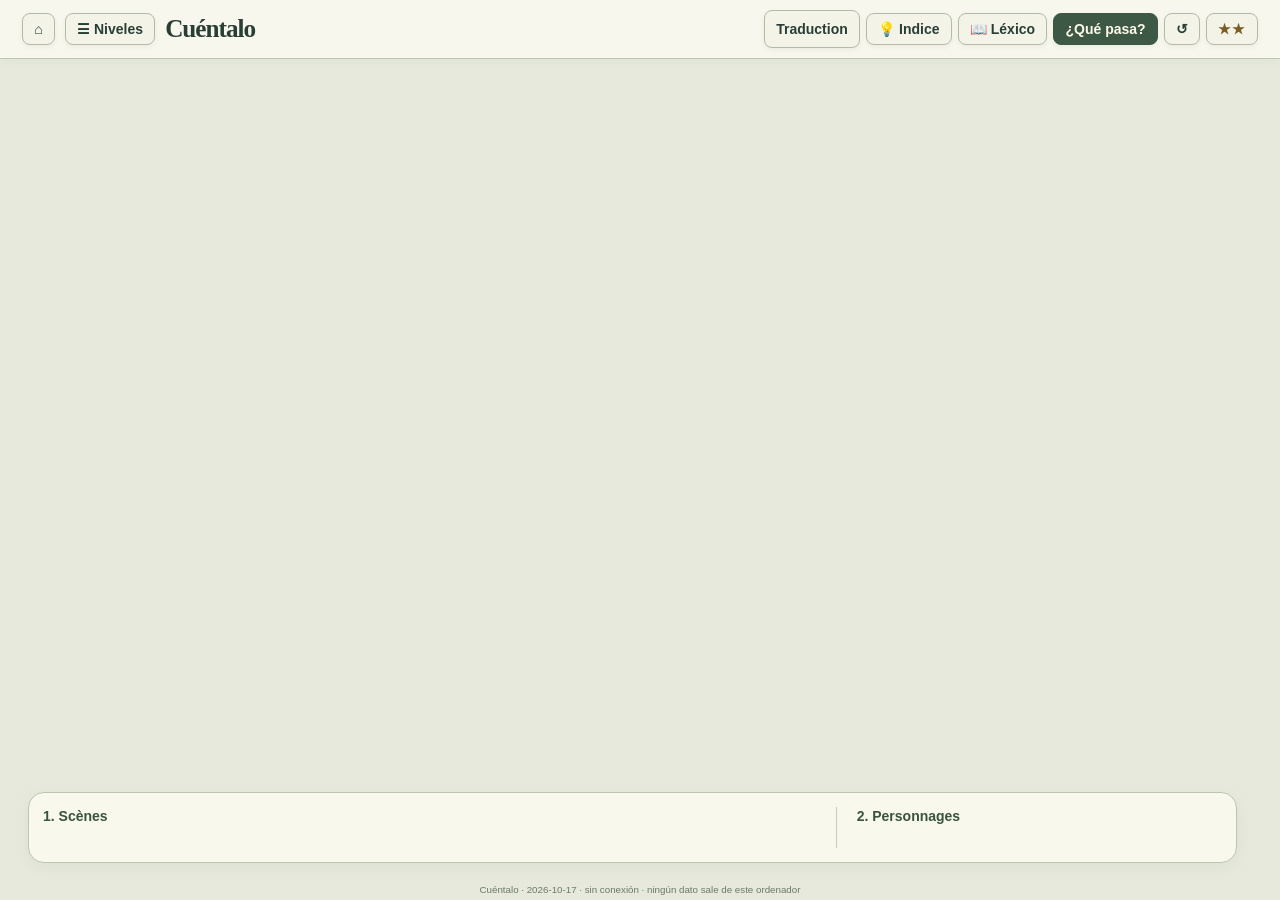
<file: index.html>
<!DOCTYPE html>
<html lang="es">
<head>
<meta charset="utf-8">
<meta name="viewport" content="width=device-width, initial-scale=1">
<title>Cuéntalo</title>
<meta http-equiv="refresh" content="0; url=cuentalo.html">
<style>body{font-family:"Segoe UI",Verdana,sans-serif;background:#f6e9d2;color:#1f1a17;display:flex;align-items:center;justify-content:center;height:100vh;margin:0}a{color:#c4432e;font-weight:700;font-size:1.4rem}</style>
</head>
<body>
<p><a href="cuentalo.html">Cuéntalo: jugar</a></p>
</body>
</html>
</file>
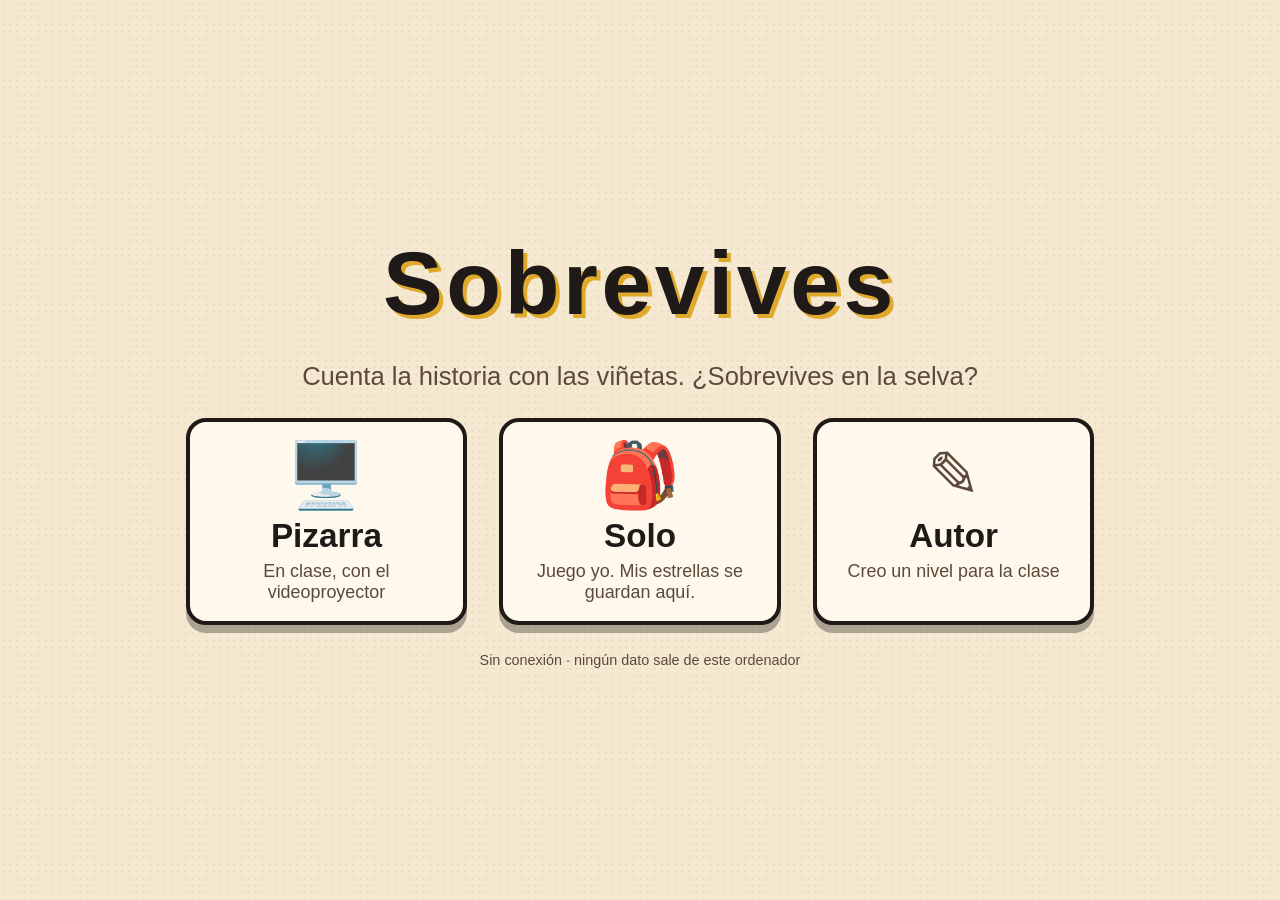
<file: sobrevives.html>
<!DOCTYPE html>
<html lang="es">
<head>
<meta charset="utf-8">
<meta name="viewport" content="width=device-width, initial-scale=1">
<title>Sobrevives</title>
<meta name="description" content="Sobrevives — juego de narración visual en español (A1/A2). Un solo fichero, sin conexión.">
<style>
:root{
  --papel:#fff8ec; --papel2:#f6e9d2; --tinta:#1f1a17; --tinta2:#5b4a3a;
  --rojo:#c4432e; --verde:#4c8748; --azul:#2c5a9a; --amarillo:#dfa92c; --celeste:#86b3d4; --marron:#8b5a3c;
  --ok:#2e8b57; --borde:#1f1a17;
  --f-titulo: "Trebuchet MS","Segoe UI",Verdana,sans-serif;
  --f-texto: "Segoe UI",Verdana,Tahoma,sans-serif;
  --base: clamp(15px, 1.25vw, 20px);
  --carta: clamp(86px, 7vw, 110px);
  --gap: clamp(8px, 1vw, 14px);
}
html.pizarra{ --base: clamp(18px, 1.7vw, 30px); --carta: clamp(92px, 6.5vw, 124px); --borde:#000; --tinta:#000; --tinta2:#3b2d22; --papel:#fffdf7; }
*{box-sizing:border-box}
html{font-size:var(--base)} /* el rem sigue al modo: en Pizarra todo crece con la pantalla */
html,body{height:100%;margin:0}
body{font-family:var(--f-texto);font-size:var(--base);color:var(--tinta);background:var(--papel2);
  background-image:radial-gradient(rgba(120,85,35,.08) 1px,transparent 1.4px);background-size:7px 7px;display:flex;flex-direction:column;height:100vh;overflow:hidden}
button{font:inherit;color:inherit;cursor:pointer}
[hidden]{display:none!important}
.btn{border:2.5px solid var(--borde);background:var(--papel);border-radius:999px;padding:.35em .95em;box-shadow:0 3px 0 rgba(0,0,0,.35);font-weight:700;font-size:1rem;line-height:1.2}
.btn:hover{transform:translateY(-1px);box-shadow:0 4px 0 rgba(0,0,0,.35)}
.btn:active{transform:translateY(2px);box-shadow:0 1px 0 rgba(0,0,0,.35)}
.btn:disabled{opacity:.45;cursor:default;transform:none}
.btn.sec{background:var(--papel2);font-weight:600}
.btn.rojo{background:var(--rojo);color:#fff6e6}
.btn.verde{background:var(--ok);color:#fff6e6}
.nota{font-size:.9rem;color:var(--tinta2)}
/* ---------- cabecera ---------- */
#cab{display:flex;align-items:center;gap:10px;padding:8px 14px;border-bottom:3px solid var(--borde);background:var(--papel);flex:0 0 auto;font-size:clamp(14px,1.2vw,20px)} /* la cabecera no sigue al rem: debe caber en una línea */
#cab .btn,#cab .menu button{font-size:1em}
#cab h1{margin:0;font-family:var(--f-titulo);font-size:1.5em;letter-spacing:.04em;flex:1;white-space:nowrap}
#cab h1 small{font-weight:400;font-size:.7em;color:var(--tinta2);margin-left:.6em}
#cab .acciones{display:flex;gap:8px;flex-wrap:wrap;align-items:center;justify-content:flex-end}
.dif{position:relative}
#btnDif{letter-spacing:.05em;color:#b07d10;min-width:3.6em}
.menu{position:absolute;right:0;top:calc(100% + 8px);background:var(--papel);border:3px solid var(--borde);border-radius:12px;box-shadow:0 5px 0 rgba(0,0,0,.3);padding:6px;z-index:25;display:flex;flex-direction:column;gap:4px;min-width:14em}
.menu button{border:none;background:transparent;text-align:left;padding:.4em .7em;border-radius:8px;font-weight:600;white-space:nowrap}
.menu button:hover{background:var(--papel2)}
.menu button.actual{background:#fff3c4}
.menu button b{color:#b07d10;display:inline-block;width:2.6em;letter-spacing:.05em}
/* barra de clase (pizarra): versión compacta, una sola franja */
#clase{flex:0 0 auto;border-bottom:3px solid var(--borde);background:var(--papel2)}
#clase .sv-pizarra{padding:6px 14px;gap:10px;border-bottom:none;flex-wrap:nowrap;overflow-x:auto}
#clase .svp-widget{flex:0 1 auto;flex-direction:row;align-items:center;gap:8px;padding:6px 10px;border-width:2.5px;box-shadow:0 3px 0 rgba(0,0,0,.3)}
#clase .svp-widget.svp-equipos{flex:1 1 auto;justify-content:flex-start}
#clase .svp-titulo{display:none}
#clase .svp-fila{flex-wrap:nowrap;gap:6px}
#clase .svp-btn{min-width:38px;min-height:38px;font-size:17px;border-width:2.5px;box-shadow:0 3px 0 rgba(0,0,0,.35);border-radius:10px}
#clase .svp-btn.svp-grande{font-size:18px;min-height:40px;padding:0 .7em}
#clase .svp-chip{min-height:30px;padding:0 .6em;font-size:13px;border-width:2px}
#clase .svp-crono > .svp-fila:last-child{flex-direction:column;align-items:stretch}
#clase .svp-crono .svp-fila[role="group"]{display:grid;grid-template-columns:1fr 1fr 1fr;gap:4px}
#clase .svp-tiempo{font-size:34px;min-width:4.4em;padding:.05em .3em;border-width:2.5px}
#clase .svp-bola{font-size:30px;width:2em;height:2em;border-width:2.5px}
#clase .svp-campo{width:3.2em;min-height:36px;font-size:17px;border-width:2.5px}
#clase .svp-etiqueta{font-size:14px}
#clase .svp-casilla{width:20px;height:20px}
#clase .svp-nota{font-size:14px;min-width:0}
#clase .svp-sorteo > .svp-fila:last-child{display:grid;grid-template-columns:auto auto;gap:4px;align-items:center}
#clase .svp-sorteo > .svp-fila:last-child .svp-nota{grid-column:1 / -1;text-align:left}
#clase .svp-tarjetas{flex-wrap:nowrap;gap:8px;width:auto}
#clase .svp-tarjeta{flex:0 0 auto;flex-direction:row;gap:6px;padding:4px 8px;border-width:2.5px;max-width:none}
#clase .svp-nombre{min-height:34px;font-size:15px;max-width:7em}
#clase .svp-puntos{font-size:27px;min-width:1.4em;text-align:center}
#clase .svp-tarjeta .svp-btn{font-size:16px;min-width:38px}
#clase .svp-equipos > .svp-fila[role="group"]{display:grid;grid-template-columns:1fr 1fr;gap:3px}
#clase .svp-equipos > .svp-fila[role="group"] .svp-btn{min-height:30px;min-width:30px;font-size:14px}
/* ---------- juego ---------- */
#juego{flex:1 1 auto;min-height:0;display:grid;grid-template-rows:auto minmax(0,1fr) auto;gap:var(--gap);padding:var(--gap) 16px 6px;max-width:1900px;width:100%;margin:0 auto}
#titulo{display:flex;align-items:center;justify-content:center;gap:16px;flex-wrap:wrap;min-height:0}
.titulo{font-family:var(--f-titulo);font-size:clamp(1.4rem,3vw,2.5rem);font-weight:900;border:3px solid var(--borde);background:var(--papel);
  border-radius:16px;padding:.2em .8em;box-shadow:0 5px 0 rgba(0,0,0,.35);transition:background .3s,color .3s;line-height:1.15}
.pizarra .titulo{font-size:clamp(1.8rem,3.8vw,4rem)}
.titulo.ok{background:var(--ok);color:#fff6e6}
.titulo .alt{font-size:.5em;font-weight:500;opacity:.8;margin-left:.6em}
#estadoNivel{font-weight:700;color:var(--tinta2);font-size:1.1rem;min-width:7em}
#estadoNivel.ok{color:var(--ok)}
.inicio{flex-basis:100%;text-align:center;margin:0;font-size:1rem;color:var(--tinta2);display:flex;justify-content:center;gap:1.5em;flex-wrap:wrap}
.inicio .sec{color:#8a5f00}
/* tira de viñetas: rejilla que llena la altura disponible */
#tira{display:grid;grid-template-columns:repeat(var(--cols,3),minmax(0,var(--wmax,640px)));grid-auto-rows:minmax(0,1fr);gap:var(--gap);min-height:0;justify-content:center;align-content:center;align-items:center;width:100%}
.vineta{display:flex;flex-direction:column;min-height:0;min-width:0;max-height:100%;background:var(--papel);border:3px solid var(--borde);border-radius:12px;overflow:hidden;box-shadow:0 5px 0 rgba(0,0,0,.3);position:relative}
.vineta .num{position:absolute;left:8px;top:6px;z-index:3;font-family:var(--f-titulo);font-weight:900;font-size:1.05rem;background:var(--papel);border:2px solid var(--borde);border-radius:50%;width:1.7em;height:1.7em;display:flex;align-items:center;justify-content:center}
.escena-caja{position:relative;flex:0 1 auto;min-height:0;aspect-ratio:16/10;background:#e9e2d2;display:flex;align-items:flex-end;justify-content:center;overflow:hidden;border-bottom:3px solid var(--borde)}
.escena-caja.vacia{background:repeating-linear-gradient(45deg,#ece4d4 0 12px,#e3d9c6 12px 24px)}
.escena-caja.vacia::after{content:"Pon una escena aquí";position:absolute;inset:auto 0 42% 0;text-align:center;color:var(--tinta2);font-style:italic;font-size:1rem;padding:0 1em}
.seleccion .escena-caja::before{content:"";position:absolute;inset:0;z-index:4;outline:5px dashed var(--amarillo);outline-offset:-5px;pointer-events:none;animation:latido 1s infinite}
@keyframes latido{50%{outline-color:transparent}}
.escena-caja > svg.fondo{position:absolute;inset:0;width:100%;height:100%}
.escena-caja .personajes{position:relative;z-index:2;display:flex;align-items:flex-end;justify-content:center;gap:4%;width:100%;height:100%;padding:0 6% 2%}
.escena-caja .personajes.vacia{pointer-events:none}
.pj-wrap{height:100%;display:flex;align-items:flex-end}
.pj{height:78%;width:auto;filter:drop-shadow(0 2px 0 rgba(0,0,0,.35));cursor:pointer;transition:transform .15s}
.pj:hover{transform:scale(1.04)}
.escena-caja .quitar{position:absolute;right:6px;top:6px;z-index:3;width:1.7em;height:1.7em;border-radius:50%;border:2px solid var(--borde);background:var(--papel);font-weight:900;line-height:1;padding:0}
.escena-caja .pic-esc{display:none;position:absolute;right:8px;bottom:6px;z-index:3;font-size:1.6rem;background:var(--papel);border:2px solid var(--borde);border-radius:10px;padding:0 .2em;line-height:1.3}
.paso .escena-caja .pic-esc{display:block}
.escena-caja.sobre{outline:5px solid var(--amarillo);outline-offset:-5px}
.escena-caja:focus-visible{outline:5px solid var(--azul);outline-offset:-5px}
.vineta .frase{margin:0;padding:.5em .7em;min-height:2.6em;max-height:55%;flex:0 1 auto;font-size:calc(1.12rem * var(--fz,1));line-height:1.3;cursor:pointer;background:var(--papel);overflow:auto}
.vineta .frase:hover{background:#fff}
.vineta .frase.vacia{color:var(--tinta2);font-style:italic}
.vineta .frase.alerta{color:var(--rojo);font-weight:700}
/* stock: una sola fila, desplazable si no cabe */
#stock{display:flex;flex-wrap:nowrap;justify-content:safe center;align-items:flex-start;gap:8px 24px;border-top:3px dashed rgba(0,0,0,.25);padding:8px 4px 4px;overflow-x:auto;overflow-y:hidden;min-height:0}
.stock-fila{display:flex;flex-wrap:nowrap;gap:8px;flex:0 0 auto}
#stockPersonajes{padding-left:24px;border-left:3px dashed rgba(0,0,0,.25)}
.carta{display:flex;flex-direction:column;align-items:center;gap:4px;width:var(--carta);flex:0 0 auto;padding:5px;border:3px solid var(--borde);border-radius:12px;background:var(--papel);box-shadow:0 4px 0 rgba(0,0,0,.3);cursor:grab;user-select:none;transition:transform .12s}
.carta:hover{transform:translateY(-3px)}
.carta.sel{outline:5px solid var(--amarillo);outline-offset:1px;transform:translateY(-4px)}
.carta svg{width:100%;height:auto;border-radius:6px;border:2px solid var(--borde);background:#fff}
.carta .nom{font-weight:700;font-size:.95rem;text-align:center;line-height:1.1}
.carta .nom .pic{display:none}
.paso .carta .nom .pic{display:inline}
.ficha{padding-bottom:6px}
.ficha svg{height:calc(var(--carta) * .72);width:auto;border:none;background:transparent}
.ficha .nom{font-size:1rem}
.ficha.lucia{border-color:#e2558c}.ficha.mateo{border-color:#2c5a9a}.ficha.valeria{border-color:#dfa92c}.ficha.diego{border-color:#7a3b9e}.ficha.kiwi{border-color:#4c8748}
/* paneles laterales */
.panel{position:fixed;top:0;bottom:0;width:min(440px,92vw);background:var(--papel);border-right:3px solid var(--borde);box-shadow:6px 0 0 rgba(0,0,0,.2);z-index:20;overflow:auto;padding:14px 16px}
#panelNiveles{left:0}
#panelLexico{right:0;left:auto;border-right:none;border-left:3px solid var(--borde);box-shadow:-6px 0 0 rgba(0,0,0,.2)}
.panel h2{font-family:var(--f-titulo);margin:4px 0 10px;display:flex;justify-content:space-between;align-items:center}
.panel h3{margin:14px 0 6px;color:var(--tinta2);font-size:.95rem;text-transform:uppercase;letter-spacing:.08em}
.niv{display:flex;align-items:center;gap:10px;width:100%;text-align:left;border:2px solid var(--borde);border-radius:10px;background:var(--papel);padding:8px 10px;margin:5px 0;font-size:1rem}
.niv .cnt{color:var(--tinta2);font-size:.9em;white-space:nowrap}
.niv .estrellas{margin-left:auto;font-size:1.05rem;letter-spacing:.05em;white-space:nowrap}
.niv.actual{background:#fff3c4}
.niv.hecho{border-color:var(--ok)}
.lex{display:flex;flex-wrap:wrap;gap:8px}
.lex button{border:2px solid var(--borde);border-radius:999px;background:var(--papel);padding:.25em .7em .25em .5em;font-size:1.05rem;display:flex;gap:.4em;align-items:center}
/* diálogos */
dialog{border:3px solid var(--borde);border-radius:16px;background:var(--papel);color:var(--tinta);padding:18px 22px;max-width:min(820px,94vw);max-height:92vh;box-shadow:0 8px 0 rgba(0,0,0,.35);font-size:1.1rem}
dialog::backdrop{background:rgba(30,20,10,.55)}
dialog h2{font-family:var(--f-titulo);margin:0 0 10px}
dialog h3{margin:12px 0 4px;font-size:1rem;color:var(--tinta2);text-transform:uppercase;letter-spacing:.06em}
dialog .historia p{margin:.3em 0;cursor:pointer;padding:.2em .4em;border-radius:6px}
dialog .historia p:hover{background:#fff}
dialog .historia p b{display:inline-block;width:1.6em;color:var(--tinta2)}
dialog .porque{margin-top:10px;padding:10px 12px;border:2px dashed var(--rojo);border-radius:10px;color:var(--rojo);font-weight:700}
dialog .porque.ok{border-color:var(--ok);color:var(--ok)}
dialog .fila{display:flex;gap:10px;justify-content:flex-end;margin-top:14px;flex-wrap:wrap}
#dlgExito{text-align:center}
#dlgExito .grande{font-size:3rem;margin:6px 0;color:#b07d10}
.toast{position:fixed;left:50%;bottom:22px;transform:translateX(-50%);background:var(--tinta);color:var(--papel);padding:.6em 1.2em;border-radius:999px;font-weight:700;z-index:30;opacity:0;transition:opacity .25s;pointer-events:none;max-width:90vw;text-align:center}
.toast.on{opacity:1}
footer{text-align:center;font-size:.8rem;color:var(--tinta2);padding:3px;flex:0 0 auto}
/* pantalla de inicio */
.inicio-app{position:fixed;inset:0;z-index:40;background:var(--papel2);background-image:radial-gradient(rgba(120,85,35,.08) 1px,transparent 1.4px);background-size:7px 7px;display:flex;flex-direction:column;align-items:center;justify-content:center;gap:clamp(12px,3vh,36px);padding:24px;text-align:center}
.inicio-app h1{font-family:var(--f-titulo);font-size:clamp(2.6rem,7vw,6rem);margin:0;letter-spacing:.04em;color:var(--tinta);text-shadow:4px 4px 0 var(--amarillo)}
.inicio-app p{margin:0;font-size:clamp(1.1rem,2vw,1.6rem);color:var(--tinta2)}
.tarjetas{display:flex;gap:clamp(12px,2.5vw,36px);flex-wrap:wrap;justify-content:center}
.tarjeta{width:clamp(200px,22vw,320px);border:4px solid var(--borde);border-radius:20px;background:var(--papel);box-shadow:0 8px 0 rgba(0,0,0,.3);padding:clamp(12px,2vh,24px) 16px;display:flex;flex-direction:column;align-items:center;gap:6px;transition:transform .12s}
.tarjeta:hover{transform:translateY(-4px)}
.tarjeta .ico{font-size:clamp(2.4rem,5vw,4.4rem);line-height:1.1}
.tarjeta b{font-family:var(--f-titulo);font-size:clamp(1.4rem,2.6vw,2.2rem)}
.tarjeta span{font-size:clamp(.95rem,1.4vw,1.2rem);color:var(--tinta2)}
.inicio-app .pie{font-size:.9rem;color:var(--tinta2)}
/* modo escritor */
.frase.esc{cursor:default;display:flex;flex-direction:column;gap:4px;padding:.4em .5em;max-height:72%;flex:1 1 auto}
.esc-cab{display:flex;align-items:center;justify-content:space-between;gap:6px;font-size:.85em;color:var(--tinta2)}
.btn.mini{padding:.1em .55em;font-size:.85em;box-shadow:0 2px 0 rgba(0,0,0,.35);border-width:2px}
.esc-op{display:block;width:100%;text-align:left;border:2px solid var(--borde);border-radius:8px;background:#fff;padding:.3em .5em;font:inherit;line-height:1.25;cursor:pointer}
.esc-op:hover{background:#fff3c4}
.esc-op.mal{opacity:.45;text-decoration:line-through;cursor:default}
.esc-abrir{width:100%;margin-top:2px;font-size:1em}
dialog.escritor{width:min(780px,94vw)}
.esc-dibujo{position:relative;height:min(32vh,260px);aspect-ratio:16/10;margin:0 auto 12px;border:3px solid var(--borde);border-radius:10px;overflow:hidden;background:#e9e2d2}
.esc-dibujo svg.fondo{position:absolute;inset:0;width:100%;height:100%}
.esc-dibujo .pjs{position:absolute;inset:0;display:flex;align-items:flex-end;justify-content:center;gap:4%;padding:0 6% 2%}
.esc-dibujo .pjs svg{height:78%;width:auto}
.esc-ops{display:flex;flex-direction:column;gap:8px}
dialog.escritor .esc-op{font-size:1.15rem;padding:.55em .8em;box-shadow:0 3px 0 rgba(0,0,0,.25)}
.esc-form{display:flex;gap:6px}
.esc-in{flex:1;min-width:0;font:inherit;border:2px solid var(--borde);border-radius:8px;padding:.25em .5em;background:#fff}
.esc-pista{font-family:Consolas,"Courier New",monospace;letter-spacing:.06em;color:var(--tinta2);font-size:.95em;word-break:break-word}
.esc-ok{color:var(--ok);font-weight:900;margin-right:.35em}
/* modo autor y profe */
#barraAutor{flex-basis:100%;display:flex;gap:10px;align-items:center;justify-content:center;flex-wrap:wrap;background:#fff3c4;border:2px dashed var(--borde);border-radius:12px;padding:6px 12px;font-size:1rem;margin:0}
dialog.grande{width:min(1000px,96vw)}
dialog fieldset{border:2px solid rgba(0,0,0,.2);border-radius:10px;margin:8px 0;padding:8px 12px}
dialog legend{font-weight:700;color:var(--tinta2);padding:0 .4em}
dialog select,dialog input[type=text],dialog input[type=password]{font:inherit;border:2px solid var(--borde);border-radius:8px;padding:.3em .5em;max-width:100%;background:#fff}
dialog .fila.izq{justify-content:flex-start}
.sel-cartas{display:flex;flex-wrap:wrap;gap:8px}
.sel-carta{display:flex;flex-direction:column;align-items:center;gap:2px;width:96px;padding:6px 4px 4px;border:3px solid var(--borde);border-radius:10px;background:var(--papel);cursor:pointer;position:relative;font-size:.8rem;font-weight:700;text-align:center;line-height:1.1}
.sel-carta input{position:absolute;left:5px;top:5px;width:18px;height:18px;margin:0;accent-color:var(--tinta)}
.sel-carta svg{width:100%;height:auto;border-radius:6px;border:2px solid var(--borde);background:#fff}
.sel-carta.ficha svg{height:54px;width:auto;border:none;background:transparent}
.sel-carta:has(input:checked){outline:4px solid var(--amarillo);background:#fff3c4}
.fila-radios{display:flex;gap:14px;flex-wrap:wrap}
.radio{font-weight:700;font-size:1.1rem;display:flex;align-items:center;gap:4px}
.radio input{width:20px;height:20px;accent-color:var(--tinta)}
.codigo{font-family:Consolas,"Courier New",monospace;font-size:1.5rem;letter-spacing:.08em;background:#fff;border:3px solid var(--borde);border-radius:10px;padding:.3em .6em;display:inline-block;word-break:break-all;user-select:all}
.codigo-in{width:100%;font-family:Consolas,"Courier New",monospace;font-size:1.3rem;letter-spacing:.06em;text-transform:uppercase}
.nota.error{color:var(--rojo);font-weight:700}
.profe-cols{display:grid;grid-template-columns:1fr 1fr;gap:14px 24px}
.profe-cols section:last-child{grid-column:1 / -1}
.ajuste{display:flex;align-items:center;gap:8px;margin:6px 0;font-size:1rem}
.ajuste.sub{margin-left:28px;font-size:.95rem;gap:14px}
.ajuste input[type=checkbox],.ajuste input[type=radio]{width:20px;height:20px;accent-color:var(--tinta)}
.lista-niv{list-style:none;padding:0;margin:0 0 8px;max-height:30vh;overflow:auto}
.lista-niv li{display:flex;gap:10px;align-items:center;padding:4px 0;border-bottom:1px solid rgba(0,0,0,.12);font-size:.95rem}
.lista-niv .tit{flex:1}
.lista-niv code{font-size:.85em;color:var(--tinta2)}
.sol{display:flex;gap:8px;align-items:center;padding:3px 0;font-size:.95rem}
@media (max-width:820px){ .profe-cols{grid-template-columns:1fr} }
@media (max-width:720px){ :root{--base:15px} #cab h1 small{display:none} body{height:auto;overflow:auto} #juego{display:flex;flex-direction:column} #tira{grid-template-columns:1fr;grid-template-rows:none} }
/* impresión: A4 apaisado, el cómic resuelto + hojas de viñetas vacías */
#impresion{display:none}
@media print{
  @page{size:A4 landscape;margin:10mm}
  body > *:not(#impresion){display:none!important}
  body{background:#fff!important;background-image:none!important;height:auto;overflow:visible;display:block}
  #impresion{display:block;color:#000;font-family:var(--f-texto)}
  .imp-pagina{height:188mm;display:flex;flex-direction:column;break-after:page;page-break-after:always}
  .imp-pagina:last-child{break-after:auto;page-break-after:auto}
  .imp-titulo{font-family:var(--f-titulo);font-size:22pt;text-align:center;margin:0 0 5mm;font-weight:900}
  .imp-linea{display:inline-block;width:120mm;border-bottom:.5mm solid #000;vertical-align:bottom}
  .imp-tira{display:grid;grid-template-columns:repeat(var(--c,3),1fr);gap:5mm;flex:1;min-height:0;align-content:center}
  .imp-vineta{border:.8mm solid #000;border-radius:3mm;overflow:hidden;display:flex;flex-direction:column;min-height:0;break-inside:avoid}
  .imp-esc{position:relative;aspect-ratio:16/10;border-bottom:.8mm solid #000;overflow:hidden;background:#eee}
  .imp-esc.vacia{background:#fff}
  .imp-esc svg.fondo{position:absolute;inset:0;width:100%;height:100%}
  .imp-pjs{position:absolute;inset:0;display:flex;align-items:flex-end;justify-content:center;gap:4%;padding:0 6% 2%}
  .imp-pjs svg{height:78%;width:auto}
  .imp-num{position:absolute;left:2mm;top:2mm;width:7mm;height:7mm;border:.5mm solid #000;border-radius:50%;background:#fff;display:flex;align-items:center;justify-content:center;font-weight:900;font-size:10pt}
  .imp-frase{margin:0;padding:2.5mm 3mm;font-size:11.5pt;line-height:1.3}
  /* líneas de escritura con bordes (siempre se imprimen; un degradado de fondo exigiría «gráficos de fondo») */
  .imp-lineas{flex:1;min-height:22mm;margin:2mm 3mm 3mm;display:flex;flex-direction:column;justify-content:space-evenly}
  .imp-lineas i{display:block;border-bottom:.3mm solid #777}
  .imp-pie{margin:3mm 0 0;font-size:9pt;color:#444;text-align:center}
}
</style>
</head>
<body>
<header id="cab">
  <button id="btnInicio" class="btn sec" title="Inicio: Pizarra / Solo / Autor">🏠</button>
  <button id="btnNiveles" class="btn sec" title="Elegir nivel">☰ Niveles</button>
  <h1>Sobrevives <small id="subcap"></small></h1>
  <div class="acciones">
    <button id="btnClase" class="btn sec" title="Barra de clase: cronómetro, sorteo y equipos" hidden>⏱ Clase</button>
    <button id="btnPista" class="btn sec">💡 Pista</button>
    <button id="btnLexico" class="btn sec">📖 Léxico</button>
    <button id="btnQuePasa" class="btn">¿Qué pasa?</button>
    <button id="btnImprimir" class="btn sec" title="Imprimir mi historia" hidden>🖨</button>
    <button id="btnReiniciar" class="btn sec" title="Quitar todo y empezar otra vez">↺</button>
    <div class="dif">
      <button id="btnDif" class="btn sec" aria-haspopup="menu" aria-label="Modo de juego: ★ Paso a paso, ★★ Estándar, ★★★ Reto">★★</button>
      <div id="menuDif" class="menu" role="menu" hidden>
        <button role="menuitem" data-d="1"><b>★</b> Paso a paso</button>
        <button role="menuitem" data-d="2"><b>★★</b> Estándar</button>
        <button role="menuitem" data-d="3"><b>★★★</b> Reto</button>
      </div>
    </div>
  </div>
</header>
<div id="clase" hidden></div>
<main id="juego">
  <section id="titulo">
    <button id="tituloTxt" class="titulo" title="Escuchar el título"></button>
    <span id="estadoNivel"></span>
    <p id="inicio" class="inicio" hidden></p>
  </section>
  <section id="tira" aria-label="Viñetas"></section>
  <section id="stock" aria-label="Escenas y personajes">
    <div id="stockEscenas" class="stock-fila"></div>
    <div id="stockPersonajes" class="stock-fila"></div>
  </section>
</main>
<aside id="panelNiveles" class="panel" hidden></aside>
<aside id="panelLexico" class="panel" hidden></aside>
<dialog id="dlgQuePasa"></dialog>
<dialog id="dlgExito"></dialog>
<dialog id="dlgModos"></dialog>
<div id="toast" class="toast" role="status" aria-live="polite"></div>
<div id="inicioApp" class="inicio-app" hidden>
  <h1>Sobrevives</h1>
  <p>Cuenta la historia con las viñetas. ¿Sobrevives en la selva?</p>
  <div class="tarjetas">
    <button class="tarjeta" data-modo="pizarra"><span class="ico">🖥️</span><b>Pizarra</b><span>En clase, con el videoproyector</span></button>
    <button class="tarjeta" data-modo="solo"><span class="ico">🎒</span><b>Solo</b><span>Juego yo. Mis estrellas se guardan aquí.</span></button>
    <button class="tarjeta" id="cardAutor" hidden><span class="ico">✎</span><b>Autor</b><span>Creo un nivel para la clase</span></button>
  </div>
  <p class="pie">Sin conexión · ningún dato sale de este ordenador</p>
</div>
<footer>Sobrevives · 2026-10-07 · sin conexión · ningún dato sale de este ordenador</footer>
<script>/* lengua.js */
/* Sobrevives — capa de lengua (sin DOM).
   Acuerdos de género/número, sujetos compuestos, conjugación presente / pretérito.
   Funciona en Node (tests) y en el navegador (window.SVLengua). */
(function (root, factory) {
  if (typeof module === 'object' && module.exports) module.exports = factory();
  else root.SVLengua = factory();
})(typeof self !== 'undefined' ? self : this, function () {
  'use strict';

  /* ---------- adjetivos ----------
     base = masculino singular. 'inv' = invariable en género. */
  const ADJ = {
    cansado: { f: 'cansada', pl: 'cansados', fpl: 'cansadas' },
    herido: { f: 'herida', pl: 'heridos', fpl: 'heridas' },
    perdido: { f: 'perdida', pl: 'perdidos', fpl: 'perdidas' },
    solo: { f: 'sola', pl: 'solos', fpl: 'solas' },
    enfadado: { f: 'enfadada', pl: 'enfadados', fpl: 'enfadadas' },
    tranquilo: { f: 'tranquila', pl: 'tranquilos', fpl: 'tranquilas' },
    mojado: { f: 'mojada', pl: 'mojados', fpl: 'mojadas' },
    contento: { f: 'contenta', pl: 'contentos', fpl: 'contentas' },
    juntos: { f: 'juntos', pl: 'juntos', fpl: 'juntas' },
    triste: { f: 'triste', pl: 'tristes', fpl: 'tristes' },
    'a salvo': { f: 'a salvo', pl: 'a salvo', fpl: 'a salvo' },
    amigo: { f: 'amiga', pl: 'amigos', fpl: 'amigas' },
    nuevo: { f: 'nueva', pl: 'nuevos', fpl: 'nuevas' }
  };

  /** acuerdo('cansado', {g:'f', n:'pl'}) → 'cansadas' */
  function acuerdo(adj, gn) {
    const forms = ADJ[adj];
    if (!forms) return adj;
    const g = gn.g === 'f' ? 'f' : 'm', n = gn.n === 'pl' ? 'pl' : 'sg';
    if (n === 'sg') return g === 'f' ? forms.f : adj;
    return g === 'f' ? forms.fpl : forms.pl;
  }

  /** género-número de un grupo de personajes [{nombre, genero}] */
  function gn(personajes) {
    const list = Array.isArray(personajes) ? personajes : [personajes];
    const n = list.length > 1 ? 'pl' : 'sg';
    const g = list.every(p => p.genero === 'f') ? 'f' : 'm';
    return { g, n };
  }

  /** "Lucía" · "Lucía y Mateo" · "Lucía, Mateo y Diego" */
  function sujeto(personajes) {
    const list = Array.isArray(personajes) ? personajes : [personajes];
    const names = list.map(p => p.nombre);
    if (names.length === 1) return names[0];
    if (names.length === 2) return names[0] + ' y ' + names[1];
    return names.slice(0, -1).join(', ') + ' y ' + names[names.length - 1];
  }

  /* ---------- verbos ----------
     Formas de 3.ª persona: [sg, pl] en presente y en «pretérito» (modo relato de 3e).
     Regla del modo pretérito (DECISIONS.md §6): las ACCIONES van en indefinido (caminó, bebió, encontró…)
     y los ESTADOS y los MARCOS van en imperfecto (tenía, estaba, seguía, podía · llovía, hacía calor, era de noche, había).
     Es el contraste passé composé / imparfait que se enseña en A2. */
  const V = {
    caminar: { pres: ['camina', 'caminan'], pret: ['caminó', 'caminaron'] },
    perderse: { pres: ['se pierde', 'se pierden'], pret: ['se perdió', 'se perdieron'] },
    encontrar: { pres: ['encuentra', 'encuentran'], pret: ['encontró', 'encontraron'] },
    encontrarse: { pres: ['se encuentra', 'se encuentran'], pret: ['se encontró', 'se encontraron'] },
    beber: { pres: ['bebe', 'beben'], pret: ['bebió', 'bebieron'] },
    cruzar: { pres: ['cruza', 'cruzan'], pret: ['cruzó', 'cruzaron'] },
    mojarse: { pres: ['se moja', 'se mojan'], pret: ['se mojó', 'se mojaron'] },
    tener: { pres: ['tiene', 'tienen'], pret: ['tenía', 'tenían'], estado: true },
    estar: { pres: ['está', 'están'], pret: ['estaba', 'estaban'], estado: true },
    poder: { pres: ['puede', 'pueden'], pret: ['podía', 'podían'], estado: true },
    ser: { pres: ['es', 'son'], pret: ['fue', 'fueron'] },
    seguir: { pres: ['sigue', 'siguen'], pret: ['seguía', 'seguían'], estado: true },
    salvarse: { pres: ['se salva', 'se salvan'], pret: ['se salvó', 'se salvaron'] },
    dormir: { pres: ['duerme', 'duermen'], pret: ['durmió', 'durmieron'] },
    comer: { pres: ['come', 'comen'], pret: ['comió', 'comieron'] },
    guardar: { pres: ['guarda', 'guardan'], pret: ['guardó', 'guardaron'] },
    compartir: { pres: ['comparte', 'comparten'], pret: ['compartió', 'compartieron'] },
    descansar: { pres: ['descansa', 'descansan'], pret: ['descansó', 'descansaron'] },
    curar: { pres: ['cura', 'curan'], pret: ['curó', 'curaron'] },
    pedir: { pres: ['pide', 'piden'], pret: ['pidió', 'pidieron'] },
    subir: { pres: ['sube', 'suben'], pret: ['subió', 'subieron'] },
    ver: { pres: ['ve', 'ven'], pret: ['vio', 'vieron'] },
    gritar: { pres: ['grita', 'gritan'], pret: ['gritó', 'gritaron'] },
    correr: { pres: ['corre', 'corren'], pret: ['corrió', 'corrieron'] },
    morder: { pres: ['muerde', 'muerden'], pret: ['mordió', 'mordieron'] },
    irse: { pres: ['se va', 'se van'], pret: ['se fue', 'se fueron'] },
    llegar: { pres: ['llega', 'llegan'], pret: ['llegó', 'llegaron'] },
    encender: { pres: ['enciende', 'encienden'], pret: ['encendió', 'encendieron'] },
    taparse: { pres: ['se tapa', 'se tapan'], pret: ['se tapó', 'se taparon'] },
    avisar: { pres: ['avisa', 'avisan'], pret: ['avisó', 'avisaron'] },
    hacer: { pres: ['hace', 'hacen'], pret: ['hizo', 'hicieron'] },
    llover: { pres: ['llueve', 'llueve'], pret: ['llovía', 'llovía'], imp: true },
    hacerImp: { pres: ['hace', 'hace'], pret: ['hacía', 'hacía'], imp: true },
    serImp: { pres: ['es', 'es'], pret: ['era', 'era'], imp: true },
    haber: { pres: ['hay', 'hay'], pret: ['había', 'había'], imp: true }
  };

  /** conj('tener', {n:'pl'}, 'pret') → 'tuvieron' */
  function conj(lema, gn, tiempo) {
    const v = V[lema];
    if (!v) throw new Error('verbo desconocido: ' + lema);
    const i = gn && gn.n === 'pl' ? 1 : 0;
    return (tiempo === 'pret' ? v.pret : v.pres)[i];
  }

  /** Mayúscula inicial respetando «¡» y «¿». */
  function cap(s) {
    const m = s.match(/^([¡¿]*)(.)(.*)$/s);
    return m ? m[1] + m[2].toUpperCase() + m[3] : s;
  }

  /** Une frases con espacio, limpiando dobles espacios. */
  function unir(frases) {
    return frases.filter(Boolean).map(s => s.trim()).join(' ').replace(/\s+/g, ' ');
  }

  /* Pictos (emoji) del léxico, por lema. Se usan en el panel «Léxico». */
  const PICTOS = {
    selva: '🌴', río: '🌊', sol: '🌞', tormenta: '⛈️', noche: '🌙', jaguar: '🐆', serpiente: '🐍',
    frutas: '🍌', fuego: '🔥', refugio: '🏕️', montaña: '⛰️', mapa: '🗺️', mochila: '🎒', cuerda: '🪢',
    manta: '🧣', linterna: '🔦', helicóptero: '🚁', comida: '🍞', agua: '💧',
    hambre: '🍽️', sed: '🥤', frío: '🥶', miedo: '😨', cansado: '😴', herido: '🤕', perdido: '❓',
    'a salvo': '🛟', amigos: '🤝', enfadado: '😠', contento: '😊', triste: '😢', solo: '🧍', juntos: '🧑‍🤝‍🧑', tranquilo: '😌',
    caminar: '🚶', beber: '🥤', comer: '🍴', dormir: '💤', encontrar: '🔍', cruzar: '🌉', correr: '🏃',
    gritar: '📣', compartir: '🤲', curar: '🩹', descansar: '🛌', subir: '🧗', ver: '👀', llover: '🌧️',
    'hacer calor': '🌡️', 'pedir perdón': '🙏', guardar: '📦', encender: '💡', morder: '🦷', avisar: '✋',
    perderse: '🧭', mojarse: '💦', taparse: '🧥'
  };

  return { ADJ, V, PICTOS, acuerdo, gn, sujeto, conj, cap, unir };
});

</script>
<script>/* contenido.js */
/* Sobrevives — contenido (datos puros, sin DOM).
   Personajes, escenas (metadatos), niveles. Las reglas de las escenas viven en engine.js. */
(function (root, factory) {
  if (typeof module === 'object' && module.exports) module.exports = factory();
  else root.SVContenido = factory();
})(typeof self !== 'undefined' ? self : this, function () {
  'use strict';

  /* ---------- Personajes ----------
     Procedencia: Lucía (Sobrevive · Charlemos), Mateo · Valeria · Diego (Charlemos), Kiwi el loro (Charlemos, mascota).
     color = color dominante de la silueta; accesorio = lo que lo hace reconocible de lejos. */
  const PERSONAJES = [
    { id: 'lucia', nombre: 'Lucía', genero: 'f', edad: 13, rasgo: 'alegre: canta siempre', accesorio: 'gorra rosa', color: '#e2558c', piel: '#8b5a3c', pelo: '#1f1a17' },
    { id: 'mateo', nombre: 'Mateo', genero: 'm', edad: 13, rasgo: 'siempre tiene hambre', accesorio: 'camiseta de fútbol azul', color: '#2c5a9a', piel: '#c98f62', pelo: '#1f1a17' },
    { id: 'valeria', nombre: 'Valeria', genero: 'f', edad: 14, rasgo: 'valiente: la exploradora', accesorio: 'cámara de fotos', color: '#dfa92c', piel: '#c98f62', pelo: '#1f1a17' },
    { id: 'diego', nombre: 'Diego', genero: 'm', edad: 15, rasgo: 'miedoso, pero cuenta historias', accesorio: 'cuaderno de dibujo', color: '#7a3b9e', piel: '#e7b78a', pelo: '#8b5a3c' },
    { id: 'kiwi', nombre: 'Kiwi', genero: 'm', animal: true, rasgo: 'el loro de Lucía: vuela y ve todo', accesorio: 'plumas verdes', color: '#4c8748', piel: '#4c8748', pelo: '#c4432e' }
  ];

  /* ---------- Estados ----------
     Booleanos por personaje. 'contento' es derivado (ningún estado negativo). */
  const ESTADOS = [
    { id: 'hambre', frase: 'tener hambre', tipo: 'tener', negativo: true },
    { id: 'sed', frase: 'tener sed', tipo: 'tener', negativo: true },
    { id: 'frio', frase: 'tener frío', tipo: 'tener', palabra: 'frío', negativo: true },
    { id: 'miedo', frase: 'tener miedo', tipo: 'tener', negativo: true },
    { id: 'cansado', frase: 'estar cansado/a', tipo: 'estar', negativo: true },
    { id: 'herido', frase: 'estar herido/a', tipo: 'estar', negativo: true },
    { id: 'perdido', frase: 'estar perdido/a', tipo: 'estar', negativo: true },
    { id: 'salvo', frase: 'estar a salvo', tipo: 'estar', palabra: 'a salvo', negativo: false },
    { id: 'contento', frase: 'estar contento/a', tipo: 'estar', derivado: true, negativo: false }
  ];

  const OBJETOS = [
    { id: 'mapa', nombre: 'el mapa', picto: '🗺️' },
    { id: 'cuerda', nombre: 'la cuerda', picto: '🪢' },
    { id: 'manta', nombre: 'la manta', picto: '🧣' },
    { id: 'linterna', nombre: 'la linterna', picto: '🔦' },
    { id: 'comida', nombre: 'la comida', picto: '🍞' }
  ];

  /* ---------- Escenas ----------
     slots: 1 o 2 personajes. regla_fr: ayuda para el profe (la regla real está en engine.js). */
  const ESCENAS = [
    { id: 'selva', nombre: 'La selva', emoji: '🌴', slots: 2, color: '#3f7a3a',
      regla_fr: 'Seul·e → se pierde (sauf avec el mapa). À deux → si l’un est perdu, l’autre lo encuentra ; sinon ils marchent ensemble : tienen hambre y están cansados.' },
    { id: 'rio', nombre: 'El río', emoji: '🌊', slots: 2, color: '#2c5a9a',
      regla_fr: 'Bebe agua → ya no tiene sed. Cruza el río : sans cuerda → se moja y tiene frío ; avec la cuerda (l’un des deux) → no se moja.' },
    { id: 'sol', nombre: 'El sol', emoji: '🌞', slots: 2, color: '#dfa92c',
      regla_fr: 'Hace mucho calor → tiene sed.' },
    { id: 'tormenta', nombre: 'La tormenta', emoji: '⛈️', slots: 2, color: '#4a4f6a',
      regla_fr: 'Llueve → tiene frío. Avec la manta (l’un des deux) → se tapa y no tiene frío. Seul·e → tiene miedo aussi.' },
    { id: 'noche', nombre: 'La noche', emoji: '🌙', slots: 2, color: '#1b2550',
      regla_fr: 'Seul·e → está solo/a y tiene miedo (sauf avec la linterna : duerme tranquilo/a). À deux → duermen juntos, ya no están cansados, no tienen miedo.' },
    { id: 'jaguar', nombre: 'El jaguar', emoji: '🐆', slots: 2, color: '#b8742a',
      regla_fr: 'Seul·e → tiene miedo, corre y se pierde (sauf avec el mapa : no se pierde). À deux → gritan juntos y el jaguar se va.' },
    { id: 'serpiente', nombre: 'La serpiente', emoji: '🐍', slots: 2, color: '#6b8e23',
      regla_fr: 'Seul·e → la serpiente le muerde : está herido/a. À deux → el otro la ve y avisa : nadie está herido.' },
    { id: 'frutas', nombre: 'El árbol de frutas', emoji: '🍌', slots: 2, color: '#8bb843',
      regla_fr: 'Come frutas → ya no tiene hambre. (Pas d’objet : la comida ne vient que de la mochila.)' },
    { id: 'fuego', nombre: 'El fuego', emoji: '🔥', slots: 2, color: '#c4432e',
      regla_fr: 'Hace fuego → ya no tiene frío. Avec comida et hambre → come. À deux, si un seul a de la comida : amigos → comparte ; sinon → come solo/a y el otro está enfadado/a.' },
    { id: 'refugio', nombre: 'El refugio', emoji: '🏕️', slots: 2, color: '#8b5a3c',
      regla_fr: 'Descansa → ya no está cansado/a, no tiene miedo. À deux : cura al herido ; pide perdón si uno está enfadado.' },
    { id: 'montana', nombre: 'La montaña', emoji: '⛰️', slots: 2, color: '#7d8a99',
      regla_fr: 'Sube la montaña → está cansado/a y tiene hambre. Desde arriba ve el río → ya no está perdido/a.' },
    { id: 'mapa', nombre: 'El mapa', emoji: '🗺️', slots: 1, color: '#e8d9a8',
      regla_fr: 'Encuentra el mapa → ya no está perdido/a y guarda el mapa (ya no se pierde).' },
    { id: 'mochila', nombre: 'La mochila', emoji: '🎒', slots: 1, color: '#c4432e',
      regla_fr: 'Encuentra una mochila con comida → come (ya no tiene hambre) y guarda la comida.' },
    { id: 'cuerda', nombre: 'La cuerda', emoji: '🪢', slots: 1, color: '#c98f62',
      regla_fr: 'Encuentra una cuerda → la guarda (para cruzar el río).' },
    { id: 'manta', nombre: 'La manta', emoji: '🧣', slots: 1, color: '#c4432e',
      regla_fr: 'Encuentra una manta → ya no tiene frío y la guarda (protege de la tormenta).' },
    { id: 'linterna', nombre: 'La linterna', emoji: '🔦', slots: 1, color: '#dfa92c',
      regla_fr: 'Encuentra una linterna → ya no tiene miedo y la guarda (protege de la noche).' },
    { id: 'rescate', nombre: 'El rescate', emoji: '🚁', slots: 2, color: '#86b3d4',
      regla_fr: 'El helicóptero llega → está a salvo. Si está perdido/a (seul·e) → el helicóptero no lo ve. Un personnage a salvo ne peut plus apparaître ensuite.' }
  ];

  /* Reglas generales (engine.js): dos personajes juntos en una viñeta → si uno está perdido, el otro lo encuentra;
     y se hacen amigos («Ahora X y Y son amigos.»), salvo cuando uno come y no comparte. */

  /* ---------- Niveles ----------
     objetivo: ver engine.js → evaluar(). pistas: en español sencillo. secreto: segundo título (capítulos 2 y 3). */
  const NIVELES = [
    /* ===== Capítulo 1 · Solo en la selva (3 viñetas, 1 personaje, 2-3 escenas) ===== */
    { id: 'c1n1', capitulo: 1, titulo: 'Lucía ya no tiene sed', viñetas: 3,
      escenas: ['sol', 'rio', 'fuego'], personajes: ['lucia'],
      objetivo: { tipo: 'yaNo', quien: 'lucia', estado: 'sed' },
      pistas: ['Primero hace calor… ¿y después?', 'En el río, Lucía bebe agua.'] },
    { id: 'c1n2', capitulo: 1, titulo: 'Mateo ya no tiene frío', viñetas: 3,
      escenas: ['rio', 'fuego'], personajes: ['mateo'],
      objetivo: { tipo: 'yaNo', quien: 'mateo', estado: 'frio' },
      pistas: ['Mateo se moja en el río.', 'El fuego quita el frío. ¡Cuidado con el orden!'] },
    { id: 'c1n3', capitulo: 1, titulo: 'Valeria duerme tranquila', viñetas: 3,
      escenas: ['noche', 'linterna', 'refugio'], personajes: ['valeria'],
      objetivo: { tipo: 'evento', evento: 'nocheLinterna', quien: 'valeria' },
      pistas: ['De noche y sola, Valeria tiene miedo.', 'Con la linterna, no tiene miedo.'] },
    { id: 'c1n4', capitulo: 1, titulo: 'Diego ya no está perdido', viñetas: 3,
      escenas: ['selva', 'montana', 'frutas'], personajes: ['diego'],
      objetivo: { tipo: 'yaNo', quien: 'diego', estado: 'perdido' },
      pistas: ['Si va solo por la selva, Diego se pierde.', 'Desde la montaña se ve el río.'] },
    { id: 'c1n5', capitulo: 1, titulo: 'Lucía está a salvo', viñetas: 3,
      escenas: ['selva', 'mapa', 'rescate'], personajes: ['lucia'],
      objetivo: { tipo: 'estado', quien: 'lucia', estado: 'salvo', valor: true },
      pistas: ['El helicóptero no ve a una persona perdida.', 'Con el mapa, Lucía no se pierde.'] },

    /* ===== Capítulo 2 · Juntos (3-4 viñetas, 2 personajes, 2-3 escenas) ===== */
    { id: 'c2n1', capitulo: 2, titulo: 'Mateo encuentra a Lucía', viñetas: 3,
      escenas: ['selva', 'noche', 'sol'], personajes: ['lucia', 'mateo'],
      objetivo: { tipo: 'evento', evento: 'encuentra', quien: 'mateo', a: 'lucia' },
      secreto: { tipo: 'y', partes: [{ tipo: 'evento', evento: 'nocheJuntos' }, { tipo: 'sinEvento', evento: 'nocheSolo' }] }, tituloSecreto: 'Nadie duerme solo',
      pistas: ['Primero, Lucía se pierde sola.', 'Después, Mateo y Lucía están juntos.'] },
    { id: 'c2n2', capitulo: 2, titulo: 'Valeria cura a Diego', viñetas: 3,
      escenas: ['serpiente', 'refugio'], personajes: ['valeria', 'diego'],
      objetivo: { tipo: 'evento', evento: 'cura', quien: 'valeria', a: 'diego' },
      secreto: { tipo: 'estado', quien: 'valeria', estado: 'herido', valor: true },
      pistas: ['Si Diego está solo, la serpiente le muerde.', 'En el refugio, el otro cura al herido.'] },
    { id: 'c2n3', capitulo: 2, titulo: 'Lucía y Mateo ya no tienen hambre', viñetas: 3,
      escenas: ['selva', 'frutas', 'noche'], personajes: ['lucia', 'mateo'],
      objetivo: { tipo: 'y', partes: [{ tipo: 'yaNo', quien: 'lucia', estado: 'hambre' }, { tipo: 'yaNo', quien: 'mateo', estado: 'hambre' }] },
      secreto: { tipo: 'nadie', estado: 'cansado' },
      pistas: ['Caminar juntos da hambre.', 'Las frutas quitan el hambre: ¡cuidado con el orden!'] },
    { id: 'c2n4', capitulo: 2, titulo: 'Nadie tiene miedo y todos tienen frío', viñetas: 3,
      escenas: ['noche', 'tormenta', 'jaguar'], personajes: ['valeria', 'diego'],
      objetivo: { tipo: 'y', partes: [{ tipo: 'nadie', estado: 'miedo' }, { tipo: 'todos', estado: 'frio', valor: true }] },
      secreto: { tipo: 'evento', evento: 'jaguarJuntos' },
      pistas: ['Juntos, no tienen miedo.', 'La tormenta da frío… y miedo a quien está solo.'] },
    { id: 'c2n5', capitulo: 2, titulo: 'Valeria encuentra a Mateo y todos están a salvo', viñetas: 3,
      escenas: ['selva', 'mapa', 'rescate'], personajes: ['valeria', 'mateo'],
      objetivo: { tipo: 'y', partes: [{ tipo: 'evento', evento: 'encuentra', quien: 'valeria', a: 'mateo' }, { tipo: 'todos', estado: 'salvo', valor: true }] },
      secreto: { tipo: 'evento', evento: 'mapa', quien: 'valeria' },
      pistas: ['El helicóptero no ve a una persona perdida.', '¿Quién necesita el mapa?'] },

    /* ===== Capítulo 3 · El grupo (4-6 viñetas, 2-3 personajes, 4-6 escenas) ===== */
    { id: 'c3n1', capitulo: 3, titulo: 'Lucía comparte la comida con Mateo', viñetas: 4,
      escenas: ['mochila', 'selva', 'fuego', 'noche'], personajes: ['lucia', 'mateo'],
      objetivo: { tipo: 'evento', evento: 'comparte', quien: 'lucia', a: 'mateo' },
      secreto: { tipo: 'nadie', estado: 'cansado' },
      pistas: ['Lucía necesita la mochila.', 'Mateo necesita tener hambre.', 'Solo se comparte con los amigos.'] },
    { id: 'c3n2', capitulo: 3, titulo: 'Mateo está enfadado con Lucía', viñetas: 4,
      escenas: ['mochila', 'montana', 'fuego', 'rio'], personajes: ['lucia', 'mateo'],
      objetivo: { tipo: 'enfadado', quien: 'mateo', con: 'lucia' },
      secreto: { tipo: 'estado', quien: 'mateo', estado: 'frio', valor: true },
      pistas: ['Si no son amigos, Lucía no comparte.', 'Mateo tiene hambre, pero Lucía no comparte.'] },
    { id: 'c3n3', capitulo: 3, titulo: 'Diego pide perdón a Lucía', viñetas: 4,
      escenas: ['mochila', 'montana', 'fuego', 'refugio'], personajes: ['lucia', 'diego'],
      objetivo: { tipo: 'evento', evento: 'perdon', quien: 'diego', a: 'lucia' },
      /* sin título secreto a propósito: es un nivel «enigma» de cadena única (2 soluciones) */
      pistas: ['Primero, Diego no comparte y Lucía está enfadada.', 'En el refugio se pide perdón.'] },
    { id: 'c3n4', capitulo: 3, titulo: 'Valeria duerme tranquila y todos están a salvo', viñetas: 4,
      escenas: ['noche', 'jaguar', 'linterna', 'rescate'], personajes: ['valeria', 'diego'],
      objetivo: { tipo: 'y', partes: [{ tipo: 'evento', evento: 'nocheLinterna', quien: 'valeria' }, { tipo: 'todos', estado: 'salvo', valor: true }] },
      secreto: { tipo: 'estado', quien: 'diego', estado: 'miedo', valor: true },
      pistas: ['Valeria necesita la linterna antes de la noche.', 'El helicóptero no ve a quien está perdido.'] },
    { id: 'c3n5', capitulo: 3, titulo: 'Diego encuentra a Lucía y todos están a salvo', viñetas: 5,
      escenas: ['selva', 'jaguar', 'noche', 'mapa', 'rescate'], personajes: ['lucia', 'mateo', 'diego'],
      objetivo: { tipo: 'y', partes: [{ tipo: 'evento', evento: 'encuentra', quien: 'diego', a: 'lucia' }, { tipo: 'todos', estado: 'salvo', valor: true }] },
      secreto: { tipo: 'nunca', quien: 'mateo', estado: 'miedo' },
      pistas: ['Primero, Lucía se pierde sola.', 'El helicóptero solo lleva a dos personas y no ve a quien está perdido.'] },
    { id: 'c3n6', capitulo: 3, titulo: 'Todos están contentos y a salvo', viñetas: 6,
      escenas: ['selva', 'rio', 'noche', 'frutas', 'refugio', 'rescate'], personajes: ['lucia', 'mateo', 'valeria'],
      inicial: { lucia: { hambre: true, cansado: true }, mateo: { hambre: true, cansado: true }, valeria: { hambre: true, cansado: true } },
      objetivo: { tipo: 'y', partes: [{ tipo: 'todos', estado: 'contento', valor: true }, { tipo: 'todos', estado: 'salvo', valor: true }] },
      secreto: { tipo: 'evento', evento: 'nocheJuntos', quien: 'lucia', a: 'valeria' },
      pistas: ['Al principio todos tienen hambre y están cansados.', 'Contento = sin hambre, sin sed, sin frío, sin miedo. Y no está cansado.', 'El helicóptero solo lleva a dos personas.'] },

    /* ===== Nivel libre ===== */
    { id: 'libre', capitulo: 0, titulo: 'Mi historia', viñetas: 6, libre: true,
      escenas: ESCENAS.map(e => e.id), personajes: ['lucia', 'mateo', 'valeria', 'diego'],
      objetivo: null, pistas: [] }
  ];

  return { PERSONAJES, ESTADOS, OBJETOS, ESCENAS, NIVELES };
});

</script>
<script>/* engine.js */
/* Sobrevives — motor puro y determinista (sin DOM). Funciona en Node y en el navegador (window.SVEngine).
   simular(nivel, viñetas, opts) → { viñetas:[{frases, eventos}], estado, eventos, resuelto, secreto, porque, valido, incompleto }
   resolver(nivel, opts)        → { total, soluciones:[...], secretas, ambas, estados }
   tituloDe(objetivo, nivel)    → título en español generado desde el predicado
*/
(function (root, factory) {
  if (typeof module === 'object' && module.exports) module.exports = factory(require('./lengua.js'), require('./contenido.js'));
  else root.SVEngine = factory(root.SVLengua, root.SVContenido);
})(typeof self !== 'undefined' ? self : this, function (L, C) {
  'use strict';

  const NEGATIVOS = ['hambre', 'sed', 'frio', 'miedo', 'cansado', 'herido', 'perdido'];
  const POR_ID = {};
  for (const p of C.PERSONAJES) POR_ID[p.id] = p;
  const ESCENA = {};
  for (const e of C.ESCENAS) ESCENA[e.id] = e;
  const ORDEN = {};
  C.PERSONAJES.forEach((p, i) => { ORDEN[p.id] = i; });

  const P = id => POR_ID[id];
  const Ps = ids => ids.map(P);
  const ordenar = ids => ids.slice().sort((a, b) => ORDEN[a] - ORDEN[b]);

  /* ---------- estado ---------- */
  function estadoInicial(nivel) {
    const S = {};
    for (const id of nivel.personajes) {
      S[id] = { hambre: false, sed: false, frio: false, miedo: false, cansado: false, herido: false, perdido: false, salvo: false,
        objetos: {}, amigos: {}, enfadado: {} };
      const ini = nivel.inicial && nivel.inicial[id];
      if (ini) {
        for (const k in ini) {
          if (k === 'objetos') for (const o of ini.objetos) S[id].objetos[o] = true;
          else if (k === 'amigos' || k === 'enfadado') S[id][k] = Object.assign({}, ini[k]); // copia: nunca compartir con nivel.inicial
          else S[id][k] = ini[k];
        }
      }
    }
    return S;
  }
  /** Historial vacío, sembrado con los estados negativos iniciales (para yaNo / nunca). */
  function historialInicial(nivel, S) {
    const alguna = {};
    for (const id of nivel.personajes) { alguna[id] = {}; for (const k of NEGATIVOS) if (S[id][k]) alguna[id][k] = true; }
    return { alguna, eventos: [], invalido: false, salen: {} };
  }
  function clonar(S) {
    const T = {};
    for (const id in S) {
      const s = S[id];
      T[id] = Object.assign({}, s, { objetos: Object.assign({}, s.objetos), amigos: Object.assign({}, s.amigos), enfadado: Object.assign({}, s.enfadado) });
    }
    return T;
  }
  function contento(s) {
    return !NEGATIVOS.some(k => s[k]) && Object.keys(s.enfadado).length === 0;
  }
  function valor(s, estado) {
    if (estado === 'contento') return contento(s);
    return !!s[estado];
  }
  /** Expresión de la cara según el estado (prioridad). */
  function expresion(s) {
    if (s.salvo) return 'feliz';
    if (s.herido) return 'herido';
    if (s.miedo) return 'miedo';
    if (Object.keys(s.enfadado).length) return 'enfadado';
    if (s.perdido) return 'perdido';
    if (s.frio) return 'frio';
    if (s.hambre) return 'hambre';
    if (s.sed) return 'sed';
    if (s.cansado) return 'cansado';
    return 'contento';
  }

  /* ---------- paso: aplica una viñeta ----------
     ctx = { S, hist:{alguna:{id:{estado:true}}, eventos:[], invalido:false}, tiempo } */
  function paso(ctx, panel, indice) {
    const S = ctx.S, esc = panel.escena;
    const ids = ordenar([...new Set(panel.personajes || [])]); // sin repetidos
    const evs = [];
    const ev = (tipo, datos) => { const e = Object.assign({ tipo, viñeta: indice, escena: esc }, datos || {}); evs.push(e); ctx.hist.eventos.push(e); };
    const marca = () => { for (const id of ids) for (const k of NEGATIVOS) if (S[id][k]) ctx.hist.alguna[id][k] = true; };
    const set = (id, k, v) => { S[id][k] = v; if (v && NEGATIVOS.includes(k)) ctx.hist.alguna[id][k] = true; };
    const haceAmigos = () => { // amistad nueva → evento visible («Ahora X y Y son amigos.»)
      if (ids.length !== 2 || S[ids[0]].amigos[ids[1]]) return;
      S[ids[0]].amigos[ids[1]] = true; S[ids[1]].amigos[ids[0]] = true;
      ev('amigos', { quienes: ids });
    };
    const tiene = (id, o) => !!S[id].objetos[o];
    const alguienTiene = o => ids.some(id => tiene(id, o));
    const quienes = k => ids.filter(id => S[id][k]);

    if (!esc || !ids.length) return evs; // viñeta incompleta
    if (ESCENA[esc] && ids.length > ESCENA[esc].slots) { ctx.hist.invalido = true; ev('demasiados', { quienes: ids }); return evs; }
    for (const id of ids) ctx.hist.salen[id] = true;

    // 0. Un personaje ya a salvo no puede seguir en la historia.
    const yaSalvo = ids.filter(id => S[id].salvo);
    if (yaSalvo.length) { ctx.hist.invalido = true; for (const id of yaSalvo) ev('yaSalvo', { quien: id }); return evs; }

    // 1. Juntos: el que no está perdido encuentra al perdido.
    if (ids.length === 2) {
      const perdidos = quienes('perdido');
      if (perdidos.length === 1) {
        const a = perdidos[0], q = ids.find(id => id !== a);
        set(a, 'perdido', false); ev('encuentra', { quien: q, a, lugar: esc });
      } else if (perdidos.length === 2) {
        for (const id of ids) set(id, 'perdido', false);
        ev('seEncuentran', { quienes: ids, lugar: esc });
      }
    }
    const encontrado = evs.length > 0;
    let amigos = ids.length === 2; // por defecto, compartir viñeta = amigos (salvo «come solo»)

    switch (esc) {
      case 'selva': {
        if (ids.length === 1) {
          const id = ids[0];
          if (tiene(id, 'mapa')) ev('noPierde', { quien: id });
          else { set(id, 'perdido', true); ev('pierde', { quien: id }); }
        } else if (!encontrado) {
          for (const id of ids) { set(id, 'hambre', true); set(id, 'cansado', true); }
          ev('caminanJuntos', { quienes: ids });
        }
        break;
      }
      case 'rio': {
        const sed = quienes('sed');
        for (const id of ids) set(id, 'sed', false);
        ev('bebe', { quienes: ids, sed });
        if (alguienTiene('cuerda')) ev('cruzaCuerda', { quienes: ids });
        else { for (const id of ids) set(id, 'frio', true); ev('cruzaMojado', { quienes: ids }); }
        break;
      }
      case 'sol': {
        for (const id of ids) set(id, 'sed', true);
        ev('calor', { quienes: ids });
        break;
      }
      case 'tormenta': {
        const manta = alguienTiene('manta'), solo = ids.length === 1;
        for (const id of ids) set(id, 'frio', !manta); // con manta: se tapa y no tiene frío (aunque viniera mojado)
        if (solo) set(ids[0], 'miedo', true);
        ev('tormenta', { quienes: ids, manta, solo });
        break;
      }
      case 'noche': {
        if (ids.length === 1) {
          const id = ids[0];
          if (tiene(id, 'linterna')) { set(id, 'miedo', false); ev('nocheLinterna', { quien: id }); }
          else { set(id, 'miedo', true); ev('nocheSolo', { quien: id }); }
        } else {
          const cansados = quienes('cansado'), miedos = quienes('miedo');
          for (const id of ids) { set(id, 'cansado', false); set(id, 'miedo', false); }
          ev('nocheJuntos', { quienes: ids, cansados, miedos });
        }
        break;
      }
      case 'jaguar': {
        if (ids.length === 1) {
          const id = ids[0], mapa = tiene(id, 'mapa');
          set(id, 'miedo', true);
          if (!mapa) set(id, 'perdido', true);
          ev('jaguarSolo', { quien: id, mapa });
        } else ev('jaguarJuntos', { quienes: ids });
        break;
      }
      case 'serpiente': {
        if (ids.length === 1) { set(ids[0], 'herido', true); ev('serpienteMuerde', { quien: ids[0] }); }
        else { // avisa el que está mejor (sin miedo ni herida); en empate, el primero del reparto
          const q = ids.find(id => !S[id].miedo && !S[id].herido) || ids[0];
          ev('serpienteAvisa', { quien: q, a: ids.find(id => id !== q) });
        }
        break;
      }
      case 'frutas': {
        const hambre = quienes('hambre');
        for (const id of ids) set(id, 'hambre', false);
        ev('comeFrutas', { quienes: ids, hambre });
        break;
      }
      case 'fuego': {
        const frio = quienes('frio');
        for (const id of ids) set(id, 'frio', false);
        // comida: se decide antes de emitir «hace fuego» para acortar esa frase si sigue otra
        const con = ids.filter(id => tiene(id, 'comida')), hambre = quienes('hambre');
        const comida = [];
        if (ids.length === 1) {
          if (con.length && hambre.length) { set(ids[0], 'hambre', false); comida.push(['comeComida', { quien: ids[0] }]); }
        } else if (con.length === 2 || con.length === 0) {
          if (con.length && hambre.length) { for (const id of ids) set(id, 'hambre', false); comida.push(['comen', { quienes: ids }]); }
        } else {
          const x = con[0], y = ids.find(id => id !== x);
          if (S[y].hambre) {
            if (S[x].amigos[y] && !S[y].enfadado[x] && !S[x].enfadado[y]) {
              for (const id of ids) set(id, 'hambre', false); comida.push(['comparte', { quien: x, a: y }]);
            } else {
              set(x, 'hambre', false); S[y].enfadado[x] = true; amigos = false; comida.push(['comeSolo', { quien: x, a: y }]);
            }
          } else if (S[x].hambre) { set(x, 'hambre', false); comida.push(['comeComida', { quien: x }]); }
        }
        ev('fuego', { quienes: ids, frio, breve: comida.length > 0 });
        for (const [t, d] of comida) ev(t, d);
        break;
      }
      case 'refugio': {
        const cansados = quienes('cansado'), miedos = quienes('miedo');
        for (const id of ids) { set(id, 'cansado', false); set(id, 'miedo', false); }
        const extra = [];
        if (ids.length === 2) {
          const heridos = quienes('herido');
          if (heridos.length === 1) { const a = heridos[0], q = ids.find(id => id !== a); set(a, 'herido', false); extra.push(['cura', { quien: q, a }]); }
          else if (heridos.length === 2) { for (const id of ids) set(id, 'herido', false); extra.push(['seCuran', { quienes: ids }]); }
          for (const y of ids) { const x = ids.find(id => id !== y); if (S[y].enfadado[x]) { delete S[y].enfadado[x]; extra.push(['perdon', { quien: x, a: y }]); } }
        }
        ev('descansa', { quienes: ids, cansados, miedos, breve: extra.length > 0 });
        for (const [t, d] of extra) ev(t, d);
        break;
      }
      case 'montana': {
        const perdidos = quienes('perdido');
        for (const id of ids) { set(id, 'cansado', true); set(id, 'hambre', true); set(id, 'perdido', false); }
        ev('montana', { quienes: ids, perdidos });
        break;
      }
      case 'mapa': { const id = ids[0], perdido = S[id].perdido; set(id, 'perdido', false); S[id].objetos.mapa = true; ev('mapa', { quien: id, perdido }); break; }
      case 'mochila': { const id = ids[0], hambre = S[id].hambre; set(id, 'hambre', false); S[id].objetos.comida = true; ev('mochila', { quien: id, hambre }); break; }
      case 'cuerda': { const id = ids[0]; S[id].objetos.cuerda = true; ev('cuerda', { quien: id }); break; }
      case 'manta': { const id = ids[0], frio = S[id].frio; set(id, 'frio', false); S[id].objetos.manta = true; ev('manta', { quien: id, frio }); break; }
      case 'linterna': { const id = ids[0], miedo = S[id].miedo; set(id, 'miedo', false); S[id].objetos.linterna = true; ev('linterna', { quien: id, miedo }); break; }
      case 'rescate': {
        const perdidos = quienes('perdido'); // solo posible con 1 personaje (a dos ya se han encontrado)
        if (perdidos.length) ev('rescateNoVe', { quien: perdidos[0] });
        else { for (const id of ids) set(id, 'salvo', true); ev('rescate', { quienes: ids }); }
        break;
      }
      default: throw new Error('escena desconocida: ' + esc);
    }
    if (amigos) haceAmigos();
    marca();
    return evs;
  }

  /* ---------- frases ---------- */
  function frasesDe(e, tiempo) {
    const t = tiempo === 'pret' ? 'pret' : 'pres';
    const V = (lema, ids) => L.conj(lema, L.gn(Ps(ids)), t);
    const Vi = lema => L.conj(lema, { n: 'sg' }, t);
    const A = (adj, ids) => L.acuerdo(adj, L.gn(Ps(ids)));
    const N = ids => L.sujeto(Ps(ids));
    const q = e.quien ? [e.quien] : null, qs = e.quienes || null, a = e.a ? [e.a] : null;
    const yaNo = (ids, k) => k === 'tener' ? `Ya no ${V('tener', ids)}` : `Ya no ${V('estar', ids)}`;
    const lugar = e.lugar === 'selva' ? ' en la selva' : ''; // las demás escenas ya nombran el sitio en su propia frase
    switch (e.tipo) {
      case 'yaSalvo': return [`¡Pero ${N(q)} ya ${V('estar', q)} a salvo! No ${V('poder', q)} estar aquí.`];
      case 'encuentra': return [`${N(q)} ${V('encontrar', q)} a ${N(a)}${lugar}. ¡Qué alegría!`];
      case 'seEncuentran': return [`${N(qs)} ${V('encontrarse', qs)}${lugar}. ${yaNo(qs, 'estar')} ${A('perdido', qs)}.`];
      case 'pierde': return [`${N(q)} ${V('caminar', q)} ${A('solo', q)} por la selva y ${V('perderse', q)}.`];
      case 'noPierde': return [`${N(q)} ${V('caminar', q)} por la selva. ${L.cap(V('tener', q))} el mapa y no ${V('perderse', q)}.`];
      case 'caminanJuntos': return [`${N(qs)} ${V('caminar', qs)} ${A('juntos', qs)} por la selva. ${L.cap(V('tener', qs))} hambre y ${V('estar', qs)} ${A('cansado', qs)}.`];
      case 'bebe': {
        const f = `${N(qs)} ${V('beber', qs)} agua del río.`;
        if (!e.sed.length) return [f];
        if (e.sed.length === qs.length) return [f, `${yaNo(qs, 'tener')} sed.`];
        return [f, `${N(e.sed)} ya no ${V('tener', e.sed)} sed.`];
      }
      case 'cruzaMojado': return [`${L.cap(V('cruzar', qs))} el río y ${V('mojarse', qs)}. ${L.cap(V('tener', qs))} frío.`];
      case 'cruzaCuerda': return [`${L.cap(V('cruzar', qs))} el río con la cuerda. No ${V('mojarse', qs)}.`];
      case 'calor': return [`${L.cap(Vi('hacerImp'))} mucho calor.`, `${N(qs)} ${V('tener', qs)} sed.`];
      case 'tormenta': {
        const ll = `${L.cap(Vi('llover'))} mucho.`;
        if (e.solo) {
          if (e.manta) return [ll, `${N(qs)} ${V('taparse', qs)} con la manta y no ${V('tener', qs)} frío.`, `Pero ${V('estar', qs)} ${A('solo', qs)} y ${V('tener', qs)} miedo.`];
          return [ll, `${N(qs)} ${V('tener', qs)} frío y miedo.`];
        }
        if (e.manta) return [ll, `${N(qs)} ${V('taparse', qs)} con la manta. No ${V('tener', qs)} frío.`];
        return [ll, `${N(qs)} ${V('tener', qs)} frío.`];
      }
      case 'nocheSolo': return [`${L.cap(Vi('serImp'))} de noche. ${N(q)} ${V('estar', q)} ${A('solo', q)} y ${V('tener', q)} miedo.`];
      case 'nocheLinterna': return [`${L.cap(Vi('serImp'))} de noche. ${N(q)} ${V('encender', q)} la linterna y ${V('dormir', q)} ${A('tranquilo', q)}.`];
      case 'nocheJuntos': {
        const f = `${L.cap(Vi('serImp'))} de noche. ${N(qs)} ${V('estar', qs)} ${A('juntos', qs)} y ${V('dormir', qs)} bien.`;
        if (e.cansados.length === qs.length) return [f, `${yaNo(qs, 'estar')} ${A('cansado', qs)}.`];
        if (e.cansados.length) return [f, `${N(e.cansados)} ya no ${V('estar', e.cansados)} ${A('cansado', e.cansados)}.`];
        if (e.miedos.length === qs.length) return [f, `${yaNo(qs, 'tener')} miedo.`];
        if (e.miedos.length) return [f, `${N(e.miedos)} ya no ${V('tener', e.miedos)} miedo.`];
        return [f, `No ${V('tener', qs)} miedo.`];
      }
      case 'jaguarSolo': {
        const f = `¡Un jaguar! ${N(q)} ${V('tener', q)} miedo y ${V('correr', q)}.`;
        return [f, e.mapa ? `Con el mapa, no ${V('perderse', q)}.` : `${L.cap(V('perderse', q))}.`];
      }
      case 'jaguarJuntos': return [`¡Un jaguar! ${N(qs)} ${V('gritar', qs)} ${A('juntos', qs)} y el jaguar ${Vi('irse')}.`];
      case 'serpienteMuerde': return [`¡Ay! Una serpiente ${Vi('morder')} a ${N(q)}. ${L.cap(V('estar', q))} ${A('herido', q)}.`];
      case 'serpienteAvisa': return [`${N(q)} ${V('ver', q)} una serpiente y ${V('avisar', q)} a ${N(a)}. ¡Cuidado! La serpiente no ${Vi('morder')} a nadie.`];
      case 'comeFrutas': {
        const f = `${N(qs)} ${V('comer', qs)} frutas.`;
        if (!e.hambre.length) return [f, '¡Qué ricas!'];
        if (e.hambre.length === qs.length) return [f, `${yaNo(qs, 'tener')} hambre.`];
        return [f, `${N(e.hambre)} ya no ${V('tener', e.hambre)} hambre.`];
      }
      case 'fuego': {
        const f = `${N(qs)} ${V('hacer', qs)} fuego.`;
        if (!e.frio.length) return e.breve ? [f] : [f, '¡Qué bien!'];
        if (e.frio.length === qs.length) return [f, `${yaNo(qs, 'tener')} frío.`];
        return [f, `${N(e.frio)} ya no ${V('tener', e.frio)} frío.`];
      }
      // comeComida / comen / seCuran siguen siempre a una frase con el mismo sujeto (fuego, refugio): se omite el sujeto
      case 'comeComida': return [`${L.cap(V('comer', q))} y ya no ${V('tener', q)} hambre.`];
      case 'comen': return [`${L.cap(V('comer', qs))} y ya no ${V('tener', qs)} hambre.`];
      case 'comparte': return [`${N(q)} ${V('compartir', q)} la comida con ${N(a)}. ${yaNo([e.quien, e.a], 'tener')} hambre.`];
      case 'comeSolo': return [`${N(q)} ${V('comer', q)} y no ${V('compartir', q)}. ${N(a)} ${V('tener', a)} hambre y ${V('estar', a)} ${A('enfadado', a)} con ${N(q)}.`];
      case 'descansa': {
        const f = `${N(qs)} ${V('descansar', qs)} en el refugio.`;
        if (e.breve) return [f];
        if (e.cansados.length === qs.length) return [f, `${yaNo(qs, 'estar')} ${A('cansado', qs)}.`];
        if (e.cansados.length) return [f, `${N(e.cansados)} ya no ${V('estar', e.cansados)} ${A('cansado', e.cansados)}.`];
        if (e.miedos.length === qs.length) return [f, `${yaNo(qs, 'tener')} miedo.`];
        if (e.miedos.length) return [f, `${N(e.miedos)} ya no ${V('tener', e.miedos)} miedo.`];
        return [f, `${L.cap(V('estar', qs))} ${A('tranquilo', qs)}.`];
      }
      case 'cura': return [`${N(q)} ${V('curar', q)} a ${N(a)}. ${N(a)} ya no ${V('estar', a)} ${A('herido', a)}.`];
      case 'seCuran': return [`${t === 'pret' ? 'Se curaron' : 'Se curan'}. ${yaNo(qs, 'estar')} ${A('herido', qs)}.`];
      case 'perdon': return [`${N(q)} ${V('pedir', q)} perdón a ${N(a)}. ${N(a)} ya no ${V('estar', a)} ${A('enfadado', a)}.`];
      case 'montana': {
        const f = `${N(qs)} ${V('subir', qs)} la montaña. ${L.cap(V('estar', qs))} ${A('cansado', qs)} y ${V('tener', qs)} hambre.`;
        if (e.perdidos.length) return [f, `Desde arriba ${V('ver', e.perdidos)} el río. ¡Ya no ${V('estar', e.perdidos)} ${A('perdido', e.perdidos)}!`];
        return [f];
      }
      case 'mapa': return e.perdido ? [`${N(q)} ${V('encontrar', q)} el mapa. ¡Ya no ${V('estar', q)} ${A('perdido', q)}!`] : [`${N(q)} ${V('encontrar', q)} un mapa. Lo ${V('guardar', q)}.`];
      case 'mochila': return e.hambre ? [`${N(q)} ${V('encontrar', q)} una mochila con comida. ${L.cap(V('comer', q))} y ya no ${V('tener', q)} hambre.`] : [`${N(q)} ${V('encontrar', q)} una mochila con comida. ¡Qué suerte!`];
      case 'cuerda': return [`${N(q)} ${V('encontrar', q)} una cuerda. La ${V('guardar', q)}.`];
      case 'manta': return e.frio ? [`${N(q)} ${V('encontrar', q)} una manta. ${yaNo(q, 'tener')} frío.`] : [`${N(q)} ${V('encontrar', q)} una manta. La ${V('guardar', q)}.`];
      case 'linterna': return e.miedo ? [`${N(q)} ${V('encontrar', q)} una linterna. ${yaNo(q, 'tener')} miedo.`] : [`${N(q)} ${V('encontrar', q)} una linterna. La ${V('guardar', q)}.`];
      case 'rescate': return [t === 'pret' ? `¡El helicóptero! ${N(qs)} ${V('salvarse', qs)}.` : `¡El helicóptero! ${N(qs)} ${V('estar', qs)} a salvo.`];
      case 'rescateNoVe': return [`El helicóptero no ${Vi('ver')} a ${N(q)}. ${N(q)} todavía ${V('estar', q)} ${A('perdido', q)}.`];
      case 'amigos': return [t === 'pret' ? `${N(qs)} se hicieron ${A('amigo', qs)}.` : `Ahora ${N(qs)} ${V('ser', qs)} ${A('amigo', qs)}.`];
      case 'demasiados': return ['Aquí solo cabe una persona.'];
      default: return ['…'];
    }
  }

  /* Léxico que puede aparecer en cada escena (lemas), para el panel «Léxico». */
  const LEXICO_ESCENA = {
    selva: ['selva', 'caminar', 'solo', 'perderse', 'perdido', 'encontrar', 'juntos', 'hambre', 'cansado', 'amigos'],
    rio: ['río', 'agua', 'beber', 'sed', 'cruzar', 'mojarse', 'frío', 'cuerda'],
    sol: ['sol', 'hacer calor', 'sed'],
    tormenta: ['tormenta', 'llover', 'frío', 'miedo', 'manta', 'taparse', 'solo'],
    noche: ['noche', 'solo', 'miedo', 'linterna', 'encender', 'dormir', 'tranquilo', 'juntos', 'cansado'],
    jaguar: ['jaguar', 'miedo', 'correr', 'perderse', 'perdido', 'gritar', 'juntos'],
    serpiente: ['serpiente', 'morder', 'herido', 'ver', 'avisar'],
    frutas: ['frutas', 'comer', 'hambre'],
    fuego: ['fuego', 'frío', 'comer', 'hambre', 'comida', 'compartir', 'solo', 'enfadado', 'amigos'],
    refugio: ['refugio', 'descansar', 'tranquilo', 'cansado', 'miedo', 'curar', 'herido', 'pedir perdón', 'enfadado'],
    montana: ['montaña', 'subir', 'cansado', 'hambre', 'ver', 'río', 'perdido'],
    mapa: ['mapa', 'encontrar', 'perdido', 'guardar', 'mochila'],
    mochila: ['mochila', 'comida', 'encontrar', 'comer', 'hambre'],
    cuerda: ['cuerda', 'encontrar', 'guardar'],
    manta: ['manta', 'encontrar', 'taparse', 'frío', 'guardar'],
    linterna: ['linterna', 'encontrar', 'encender', 'miedo', 'guardar'],
    rescate: ['helicóptero', 'a salvo', 'contento', 'ver', 'perdido']
  };
  function lexicoDe(nivel) {
    const set = new Set();
    for (const e of nivel.escenas) for (const w of LEXICO_ESCENA[e] || []) set.add(w);
    return [...set].map(w => ({ palabra: w, picto: L.PICTOS[w] || '' }));
  }

  /* ---------- objetivos ---------- */
  const ESTADO_INFO = {};
  for (const e of C.ESTADOS) ESTADO_INFO[e.id] = e;
  const PALABRA = { hambre: 'hambre', sed: 'sed', frio: 'frío', miedo: 'miedo', cansado: 'cansado', herido: 'herido', perdido: 'perdido', salvo: 'a salvo', contento: 'contento' };

  function humanos(nivel) { return nivel.personajes.filter(id => !P(id).animal); }

  function evaluar(obj, res, nivel) {
    if (!obj) return false;
    const S = res.estado, H = res.hist;
    switch (obj.tipo) {
      case 'estado': return valor(S[obj.quien], obj.estado) === (obj.valor !== false);
      case 'yaNo': return !!(H.alguna[obj.quien] && H.alguna[obj.quien][obj.estado]) && !valor(S[obj.quien], obj.estado);
      case 'todos': return humanos(nivel).every(id => valor(S[id], obj.estado) === (obj.valor !== false));
      case 'nadie': return humanos(nivel).every(id => !valor(S[id], obj.estado));
      case 'nunca': {
        const ids = obj.quien ? [obj.quien] : humanos(nivel);
        return ids.every(id => !(H.alguna[id] && H.alguna[id][obj.estado]) && !valor(S[id], obj.estado));
      }
      case 'evento': return H.eventos.some(e => e.tipo === obj.evento && (!obj.quien || e.quien === obj.quien || (e.quienes && e.quienes.includes(obj.quien))) && (!obj.a || e.a === obj.a || (e.quienes && e.quienes.includes(obj.a))));
      case 'sinEvento': return !H.eventos.some(e => e.tipo === obj.evento && (!obj.quien || e.quien === obj.quien || (e.quienes && e.quienes.includes(obj.quien))));
      case 'amigos': return !!S[obj.a].amigos[obj.b];
      case 'enfadado': return !!S[obj.quien].enfadado[obj.con];
      case 'y': return obj.partes.every(p => evaluar(p, res, nivel));
      case 'historia': {
        // Objetivo «grabado» (modo Autor con título libre): estados finales exactos + eventos clave.
        for (const id in obj.finales) { if (!S[id]) return false; for (const k in obj.finales[id]) if (valor(S[id], k) !== !!obj.finales[id][k]) return false; }
        return (obj.eventos || []).every(ev => H.eventos.some(e => mismoEvento(e, ev)));
      }
      default: return false;
    }
  }
  function mismoEvento(e, ev) {
    if (e.tipo !== ev.tipo) return false;
    // Mismo sentido que evaluar() → 'evento': «Valeria cura a Diego» ≠ «Diego cura a Valeria».
    // (Los ids de una viñeta van siempre en el orden de C.PERSONAJES, así que los eventos simétricos son estables.)
    const en = (papel, id) => (e[papel] ? e[papel] === id : !!(e.quienes && e.quienes.includes(id)));
    return (!ev.quien || en('quien', ev.quien)) && (!ev.a || en('a', ev.a));
  }
  /** Construye un objetivo «historia» a partir de una simulación resuelta (modo Autor, título libre). */
  function objetivoDeHistoria(nivel, res) {
    const finales = {};
    for (const id of humanos(nivel)) { finales[id] = {}; for (const k of NEGATIVOS.concat(['salvo'])) finales[id][k] = !!valor(res.estado[id], k); }
    const eventos = [], vistos = new Set(); // sin repetidos: el orden y el número no cuentan (mismoEvento usa some)
    for (const e of res.eventos) {
      if (!TITULO_EVENTO[e.tipo]) continue; // fuera solo yaSalvo / demasiados (historia inválida)
      const o = { tipo: e.tipo, quien: e.quien || (e.quienes ? e.quienes[0] : undefined), a: e.a || (e.quienes ? e.quienes[1] : undefined) };
      const k = o.tipo + '|' + o.quien + '|' + o.a;
      if (!vistos.has(k)) { vistos.add(k); eventos.push(o); }
    }
    return { tipo: 'historia', finales, eventos };
  }

  /** Frase verbal de un estado para un grupo: «tiene hambre» · «está perdida» · «están a salvo».
      gnForzado permite imponer el plural («Todos están…»); adverbio se intercala tras el verbo («está nunca perdido»). */
  function fraseEstado(estado, ids, tiempo, negar, gnForzado, adverbio) {
    const gn = gnForzado || L.gn(Ps(ids)), t = tiempo || 'pres';
    const info = ESTADO_INFO[estado];
    const no = negar ? 'no ' : '', adv = adverbio ? adverbio + ' ' : '';
    if (info.tipo === 'tener') return `${no}${L.conj('tener', gn, t)} ${adv}${PALABRA[estado]}`;
    const adj = estado === 'salvo' ? 'a salvo' : estado;
    return `${no}${L.conj('estar', gn, t)} ${adv}${L.acuerdo(adj, gn)}`;
  }
  /** Solo el complemento del estado: «hambre» · «perdidos» · «a salvo» (para fusionar títulos) */
  function complementoEstado(estado, gn) {
    if (ESTADO_INFO[estado].tipo === 'tener') return PALABRA[estado];
    return L.acuerdo(estado === 'salvo' ? 'a salvo' : estado, gn);
  }

  /* Títulos generados para los eventos. q / a pueden faltar (título secreto genérico). */
  const N1 = id => P(id).nombre;
  const Nq = (q, defecto) => q ? N1(q) : defecto;
  const acq = (adj, q) => q ? L.acuerdo(adj, L.gn(P(q))) : adj;
  const TITULO_EVENTO = {
    encuentra: (q, a) => `${Nq(q, 'Alguien')} encuentra a ${Nq(a, 'un amigo')}`,
    seEncuentran: (q, a) => q && a ? `${N1(q)} y ${N1(a)} se encuentran` : 'Dos amigos se encuentran',
    cura: (q, a) => `${Nq(q, 'Alguien')} cura a ${Nq(a, 'un amigo')}`,
    comparte: (q, a) => a ? `${Nq(q, 'Alguien')} comparte la comida con ${N1(a)}` : `${Nq(q, 'Alguien')} comparte la comida`,
    comeSolo: q => `${Nq(q, 'Alguien')} no comparte`,
    nocheLinterna: q => `${Nq(q, 'Alguien')} duerme ${acq('tranquilo', q)}`,
    jaguarJuntos: () => 'El jaguar se va',
    jaguarSolo: q => `¡Un jaguar! ${Nq(q, 'Alguien')} corre`,
    caminanJuntos: (q, a) => q && a ? `${N1(q)} y ${N1(a)} caminan juntos` : 'Caminan juntos',
    nocheJuntos: (q, a) => q && a ? `${N1(q)} y ${N1(a)} duermen bien` : 'Nadie duerme solo',
    perdon: (q, a) => `${Nq(q, 'Alguien')} pide perdón a ${Nq(a, 'un amigo')}`,
    cruzaCuerda: (q, a) => q && a ? `${N1(q)} y ${N1(a)} cruzan el río con la cuerda` : q ? `${N1(q)} cruza el río con la cuerda` : 'Cruzan el río con la cuerda',
    serpienteAvisa: (q, a) => a ? `¡Cuidado, ${N1(a)}!` : '¡Cuidado con la serpiente!',
    rescateNoVe: q => `El helicóptero no ve a ${Nq(q, 'alguien')}`,
    nocheSolo: q => `${Nq(q, 'Alguien')} duerme ${acq('solo', q)}`,
    pierde: q => `${Nq(q, 'Alguien')} se pierde`,
    mapa: q => `${Nq(q, 'Alguien')} encuentra el mapa`,
    mochila: q => `${Nq(q, 'Alguien')} encuentra la mochila`,
    linterna: q => `${Nq(q, 'Alguien')} encuentra la linterna`,
    manta: q => `${Nq(q, 'Alguien')} encuentra la manta`,
    cuerda: q => `${Nq(q, 'Alguien')} encuentra la cuerda`,
    bebe: q => `${Nq(q, 'Alguien')} bebe agua`,
    comeFrutas: q => `${Nq(q, 'Alguien')} come frutas`,
    fuego: q => `${Nq(q, 'Alguien')} hace fuego`,
    descansa: q => `${Nq(q, 'Alguien')} descansa en el refugio`,
    montana: q => `${Nq(q, 'Alguien')} sube la montaña`,
    rescate: q => `${Nq(q, 'Alguien')} vuelve a casa`,
    amigos: (q, a) => q && a ? `${N1(q)} y ${N1(a)} son amigos` : 'Dos personas se hacen amigas',
    // sin título en el asistente, pero grabados en el objetivo «historia» (título libre) y usados por «¿Qué pasa?»
    calor: (q, a) => q && a ? `${N1(q)} y ${N1(a)} pasan mucho calor` : `${Nq(q, 'Alguien')} pasa mucho calor`,
    tormenta: (q, a) => q && a ? `${N1(q)} y ${N1(a)} están en la tormenta` : `${Nq(q, 'Alguien')} está en la tormenta`,
    cruzaMojado: (q, a) => q && a ? `${N1(q)} y ${N1(a)} cruzan el río y se mojan` : `${Nq(q, 'Alguien')} cruza el río y se moja`,
    serpienteMuerde: q => `Una serpiente muerde a ${Nq(q, 'alguien')}`,
    noPierde: q => `${Nq(q, 'Alguien')} tiene el mapa y no se pierde`,
    comeComida: q => `${Nq(q, 'Alguien')} come la comida de la mochila`,
    comen: (q, a) => q && a ? `${N1(q)} y ${N1(a)} comen juntos` : 'Comen juntos',
    seCuran: (q, a) => q && a ? `${N1(q)} y ${N1(a)} se curan` : 'Se curan'
  };
  /* Títulos para «nunca ocurre el evento» (tipo sinEvento) */
  const TITULO_SIN = {
    nocheSolo: 'Nadie duerme solo', pierde: 'Nadie se pierde en la selva', jaguarSolo: 'Nadie corre solo', serpienteMuerde: 'La serpiente no muerde a nadie',
    comeSolo: 'Todos comparten', cruzaMojado: 'Nadie se moja', rescateNoVe: 'El helicóptero ve a todos', tormenta: 'Nadie pasa la tormenta'
  };
  /* Qué hace falta para cada evento (explicación de «¿Qué pasa?» cuando falta un evento) */
  const ac = (adj, id) => id ? L.acuerdo(adj, L.gn(P(id))) : adj + '/a';
  const PRECONDICION = {
    encuentra: o => `Primero ${Nq(o.a, 'alguien')} tiene que perderse (${ac('solo', o.a)} en la selva o con el jaguar). Después, los dos juntos.`,
    seEncuentran: () => 'Primero los dos se pierden, cada uno solo. Después, los dos juntos.',
    cura: o => `Primero ${Nq(o.a, 'alguien')} tiene que estar ${ac('herido', o.a)} (la serpiente, ${ac('solo', o.a)}). Después, los dos en el refugio.`,
    comparte: o => `${Nq(o.quien, 'Alguien')} necesita la comida (la mochila), ${Nq(o.a, 'el otro')} necesita tener hambre y tienen que ser amigos antes del fuego.`,
    comeSolo: o => `${Nq(o.quien, 'Alguien')} necesita la comida, ${Nq(o.a, 'el otro')} tiene hambre y todavía no son amigos. Después, el fuego.`,
    perdon: o => `Primero ${Nq(o.a, 'alguien')} tiene que estar ${ac('enfadado', o.a)} (el fuego: comer y no compartir). Después, los dos en el refugio.`,
    nocheLinterna: o => `${Nq(o.quien, 'Alguien')} necesita la linterna antes de la noche, y pasar la noche ${ac('solo', o.quien)}.`,
    nocheJuntos: () => 'Los dos juntos en la noche.',
    jaguarJuntos: () => 'Los dos juntos con el jaguar.',
    caminanJuntos: () => 'Los dos juntos en la selva, sin estar perdidos.',
    cruzaCuerda: () => 'Alguien necesita la cuerda antes del río.',
    amigos: () => 'Los dos juntos en una viñeta (y nadie come sin compartir).'
  };

  function tituloDe(obj, nivel) {
    if (!obj) return '';
    switch (obj.tipo) {
      case 'estado': return L.cap(`${N1(obj.quien)} ${fraseEstado(obj.estado, [obj.quien], 'pres', obj.valor === false)}`);
      case 'yaNo': return L.cap(`${N1(obj.quien)} ya no ${fraseEstado(obj.estado, [obj.quien])}`);
      case 'todos': {
        const ids = humanos(nivel), fem = ids.every(id => P(id).genero === 'f');
        if (ids.length === 1) return tituloDe({ tipo: 'estado', quien: ids[0], estado: obj.estado, valor: obj.valor }, nivel);
        const gn = { g: fem ? 'f' : 'm', n: 'pl' };
        if (obj.valor === false) return L.cap(`No ${fem ? 'todas' : 'todos'} ${fraseEstado(obj.estado, ids, 'pres', false, gn)}`);
        return L.cap(`${fem ? 'Todas' : 'Todos'} ${fraseEstado(obj.estado, ids, 'pres', false, gn)}`);
      }
      case 'nadie': return L.cap(`Nadie ${fraseEstado(obj.estado, [], 'pres', false, { g: 'm', n: 'sg' })}`);
      case 'nunca': return obj.quien ? L.cap(`${N1(obj.quien)} nunca ${fraseEstado(obj.estado, [obj.quien])}`) : L.cap(`Nadie ${fraseEstado(obj.estado, [], 'pres', false, { g: 'm', n: 'sg' }, 'nunca')}`);
      case 'evento': return (TITULO_EVENTO[obj.evento] || (() => obj.evento))(obj.quien, obj.a);
      case 'sinEvento': return TITULO_SIN[obj.evento] || `Nunca: ${obj.evento}`;
      case 'amigos': return `${N1(obj.a)} y ${N1(obj.b)} son amigos`;
      case 'enfadado': return `${N1(obj.quien)} está ${L.acuerdo('enfadado', L.gn(P(obj.quien)))} con ${N1(obj.con)}`;
      case 'y': return tituloY(obj.partes, nivel);
      case 'historia': return obj.titulo || 'Mi historia';
      default: return '';
    }
  }
  /* Título compuesto: fusiona lo que se puede para no repetir sujeto ni predicado.
     «Lucía ya no tiene hambre» + «Mateo ya no tiene hambre» → «Lucía y Mateo ya no tienen hambre»
     «Valeria está a salvo» + «Valeria nunca tiene miedo» → «Valeria está a salvo y nunca tiene miedo»
     «Todos están contentos» + «Todos están a salvo» → «Todos están contentos y a salvo» */
  function tituloY(partes, nivel) {
    const [a, b] = partes;
    if (partes.length === 2 && a && b) {
      const mismoPred = a.tipo === b.tipo && a.estado === b.estado && (a.valor !== false) === (b.valor !== false);
      if (mismoPred && (a.tipo === 'estado' || a.tipo === 'yaNo' || a.tipo === 'nunca') && a.quien && b.quien && a.quien !== b.quien) {
        const ids = ordenar([a.quien, b.quien]);
        const pre = a.tipo === 'yaNo' ? 'ya no ' : a.tipo === 'nunca' ? 'nunca ' : '';
        return L.cap(`${L.sujeto(Ps(ids))} ${pre}${fraseEstado(a.estado, ids, 'pres', a.tipo === 'estado' && a.valor === false)}`);
      }
      if (a.tipo === 'todos' && b.tipo === 'todos' && a.valor !== false && b.valor !== false && ESTADO_INFO[a.estado].tipo === ESTADO_INFO[b.estado].tipo) {
        const ids = humanos(nivel), fem = ids.every(id => P(id).genero === 'f'), gn = { g: fem ? 'f' : 'm', n: 'pl' };
        const verbo = L.conj(ESTADO_INFO[a.estado].tipo === 'tener' ? 'tener' : 'estar', gn, 'pres');
        return L.cap(`${fem ? 'Todas' : 'Todos'} ${verbo} ${complementoEstado(a.estado, gn)} y ${complementoEstado(b.estado, gn)}`);
      }
      const ta = tituloDe(a, nivel), tb = tituloDe(b, nivel);
      const suj = a.quien && b.quien && a.quien === b.quien ? N1(a.quien) + ' ' : null;
      if (suj && ta.startsWith(suj) && tb.startsWith(suj)) return `${ta} y ${tb.slice(suj.length)}`;
    }
    return partes.map((p, i) => { const t = tituloDe(p, nivel); return i && !/^[¡¿]/.test(t) && !NOMBRES.has(t.split(' ')[0]) ? t[0].toLowerCase() + t.slice(1) : t; }).join(' y ');
  }
  const NOMBRES = new Set(C.PERSONAJES.map(p => p.nombre));
  /** ¿Tiene sentido este objetivo? (modo Autor, tests): yaNo / nunca solo sobre estados negativos. */
  function objetivoValido(obj) {
    if (!obj || !obj.tipo) return false;
    if (obj.tipo === 'y') return Array.isArray(obj.partes) && obj.partes.length >= 2 && obj.partes.every(objetivoValido);
    if ((obj.tipo === 'yaNo' || obj.tipo === 'nunca') && !NEGATIVOS.includes(obj.estado)) return false;
    if ((obj.tipo === 'estado' || obj.tipo === 'todos' || obj.tipo === 'nadie') && !ESTADO_INFO[obj.estado]) return false;
    if ((obj.tipo === 'evento' || obj.tipo === 'sinEvento') && !obj.evento) return false;
    if (obj.tipo === 'todos' && obj.valor === false) return false; // «No todos…» no coincide con lo que evalúa (nadie)
    if (obj.tipo === 'historia' && (!obj.finales || !Object.keys(obj.finales).length)) return false;
    return true;
  }

  /** Explica en español sencillo por qué el objetivo aún no se cumple. */
  function porque(obj, res, nivel) {
    if (!obj) return [];
    if (res.hist.invalido) return res.hist.eventos.filter(e => e.tipo === 'yaSalvo').map(e => `${N1(e.quien)} ya está a salvo: no puede seguir en la historia.`);
    if (res.incompleto) return ['Faltan viñetas: pon una escena y un personaje en cada viñeta.'];
    if (res.faltan && res.faltan.length) return res.faltan.map(id => `${N1(id)} no sale en la historia.`);
    if (evaluar(obj, res, nivel)) return [];
    const S = res.estado, H = res.hist;
    switch (obj.tipo) {
      case 'estado': return [L.cap(`${N1(obj.quien)} ${fraseEstado(obj.estado, [obj.quien], 'pres', obj.valor !== false)}.`)];
      case 'yaNo': {
        if (valor(S[obj.quien], obj.estado)) return [L.cap(`${N1(obj.quien)} todavía ${fraseEstado(obj.estado, [obj.quien])}.`)];
        return [L.cap(`${N1(obj.quien)} nunca ${fraseEstado(obj.estado, [obj.quien])} en la historia.`)];
      }
      case 'todos': return humanos(nivel).filter(id => valor(S[id], obj.estado) !== (obj.valor !== false)).map(id => L.cap(`${N1(id)} ${fraseEstado(obj.estado, [id], 'pres', obj.valor !== false)}.`));
      case 'nadie': return humanos(nivel).filter(id => valor(S[id], obj.estado)).map(id => L.cap(`${N1(id)} ${fraseEstado(obj.estado, [id])}.`));
      case 'nunca': {
        const ids = obj.quien ? [obj.quien] : humanos(nivel);
        const out = [];
        for (const id of ids) {
          if (H.alguna[id] && H.alguna[id][obj.estado]) {
            const v = res.viñetas.findIndex(vi => vi.estado[id] && vi.estado[id][obj.estado]);
            out.push(L.cap(`${N1(id)} ${fraseEstado(obj.estado, [id])} ${v < 0 ? 'desde el principio' : 'en la viñeta ' + (v + 1)}.`));
          }
        }
        return out;
      }
      case 'evento': return [`Falta: «${tituloDe(obj, nivel)}».`, PRECONDICION[obj.evento] ? PRECONDICION[obj.evento](obj) : null].filter(Boolean);
      case 'sinEvento': {
        const e = H.eventos.find(x => x.tipo === obj.evento && (!obj.quien || x.quien === obj.quien || (x.quienes && x.quienes.includes(obj.quien))));
        const f = TITULO_EVENTO[obj.evento];
        return [L.cap(`${f ? f(e.quien, e.a) : obj.evento} en la viñeta ${e.viñeta + 1}.`)];
      }
      case 'amigos': {
        const juntos = res.viñetas.some(v => v.personajes.includes(obj.a) && v.personajes.includes(obj.b));
        if (!juntos) return [`${N1(obj.a)} y ${N1(obj.b)} no están juntos en ninguna viñeta.`];
        const cs = H.eventos.find(e => e.tipo === 'comeSolo');
        return [cs ? `${N1(cs.quien)} come y no comparte: ${N1(obj.a)} y ${N1(obj.b)} no son amigos.` : `${N1(obj.a)} y ${N1(obj.b)} todavía no son amigos.`];
      }
      case 'enfadado': return [`${N1(obj.quien)} no está ${L.acuerdo('enfadado', L.gn(P(obj.quien)))} con ${N1(obj.con)}.`];
      case 'y': return obj.partes.flatMap(p => porque(p, res, nivel));
      case 'historia': {
        const out = [];
        for (const id in obj.finales) {
          if (!S[id]) continue;
          for (const k in obj.finales[id]) if (valor(S[id], k) !== !!obj.finales[id][k]) out.push(L.cap(`${N1(id)} ${fraseEstado(k, [id], 'pres', !obj.finales[id][k])}.`));
        }
        for (const ev of obj.eventos || []) if (!H.eventos.some(e => mismoEvento(e, ev))) { const f = TITULO_EVENTO[ev.tipo]; out.push(`Falta: «${f ? f(ev.quien, ev.a) : ev.tipo}».`); }
        return out.length ? out : ['La historia no es la misma.'];
      }
      default: return ['…'];
    }
  }

  /** «Lucía tiene hambre y frío. Está perdida.» — resumen de un personaje al final. */
  function describir(id, S, tiempo) {
    const s = S[id], t = tiempo || 'pres', gn = L.gn(P(id)), n = N1(id);
    if (s.salvo) return `${n} ${L.conj('estar', gn, t)} a salvo.`;
    const tener = ['hambre', 'sed', 'frio', 'miedo'].filter(k => s[k]).map(k => PALABRA[k]);
    const estar = ['cansado', 'herido', 'perdido'].filter(k => s[k]).map(k => L.acuerdo(k, gn));
    for (const x in s.enfadado) estar.push(`${L.acuerdo('enfadado', gn)} con ${N1(x)}`);
    const vt = L.conj('tener', gn, t), ve = L.conj('estar', gn, t);
    if (!tener.length && !estar.length) return `${n} ${ve} ${L.acuerdo('contento', gn)}.`;
    if (tener.length && estar.length) return `${n} ${vt} ${lista(tener)}. ${L.cap(ve)} ${lista(estar)}.`;
    if (tener.length) return `${n} ${vt} ${lista(tener)}.`;
    return `${n} ${ve} ${lista(estar)}.`;
  }
  function lista(xs) { return xs.length <= 1 ? xs.join('') : xs.slice(0, -1).join(', ') + ' y ' + xs[xs.length - 1]; }

  /* ---------- simular ---------- */
  function simular(nivel, viñetas, opts) {
    opts = opts || {};
    const tiempo = opts.tiempo === 'pret' ? 'pret' : 'pres';
    const S0 = estadoInicial(nivel), S0copia = clonar(S0);
    const ctx = { S: S0, hist: historialInicial(nivel, S0), tiempo };
    const out = [];
    let incompleto = false;
    const n = nivel.viñetas;
    for (let i = 0; i < n; i++) {
      const panel = (viñetas && viñetas[i]) || {};
      const completa = !!(panel.escena && panel.personajes && panel.personajes.length);
      if (!completa) incompleto = true;
      const evs = ctx.hist.invalido || !completa ? [] : paso(ctx, panel, i);
      const partes = evs.map(e => frasesDe(e, tiempo));
      // El marco impersonal (Llueve mucho. / Hace mucho calor. / Es de noche.) va delante del encuentro.
      if (evs.length >= 2 && ['encuentra', 'seEncuentran'].includes(evs[0].tipo) && ['calor', 'tormenta', 'nocheJuntos'].includes(evs[1].tipo)) {
        const marco = partes[1][0];
        if (evs[1].tipo === 'nocheJuntos') { const m = marco.match(/^(\S+ de noche\.) (.*)$/); if (m) { partes[1][0] = m[2]; partes.unshift([m[1]]); } }
        else { partes[1] = partes[1].slice(1); partes.unshift([marco]); }
      }
      const frases = partes.flat();
      out.push({ escena: panel.escena || null, personajes: ordenar(panel.personajes || []), eventos: evs, frases, estado: clonar(ctx.S), completa });
    }
    const faltan = nivel.libre ? [] : humanos(nivel).filter(id => !ctx.hist.salen[id]);
    const res = { viñetas: out, estado: ctx.S, hist: ctx.hist, eventos: ctx.hist.eventos, incompleto, faltan, valido: !ctx.hist.invalido, tiempo };
    const completa = !incompleto && res.valido && !faltan.length;
    res.resuelto = completa && evaluar(nivel.objetivo, res, nivel);
    res.secreto = completa && !!nivel.secreto && evaluar(nivel.secreto, res, nivel);
    res.porque = nivel.objetivo ? porque(nivel.objetivo, res, nivel) : [];
    res.resumen = nivel.personajes.filter(id => out.some(v => v.personajes.includes(id))).map(id => describir(id, ctx.S, tiempo));
    // «Al principio»: personajes con algún estado u objeto inicial (nivel.inicial)
    res.inicio = nivel.inicial ? Object.keys(nivel.inicial).filter(id => S0copia[id] && (NEGATIVOS.some(k => S0copia[id][k]) || Object.keys(S0copia[id].objetos).length)).map(id => {
      const d = describir(id, S0copia, 'pres');
      const objs = Object.keys(S0copia[id].objetos).map(o => (C.OBJETOS.find(x => x.id === o) || { nombre: o }).nombre);
      return objs.length ? `${d} Tiene ${lista(objs)}.` : d;
    }) : [];
    res.frasesTodas = out.flatMap(v => v.frases);
    res.expresiones = {};
    for (const id of nivel.personajes) res.expresiones[id] = expresion(ctx.S[id]);
    return res;
  }

  /* ---------- resolver (todas las soluciones) ---------- */
  function opcionesDe(nivel) {
    const ids = ordenar(nivel.personajes), ops = [];
    for (const esc of nivel.escenas) {
      const slots = ESCENA[esc].slots;
      for (const a of ids) ops.push({ escena: esc, personajes: [a] });
      if (slots >= 2) for (let i = 0; i < ids.length; i++) for (let j = i + 1; j < ids.length; j++) ops.push({ escena: esc, personajes: [ids[i], ids[j]] });
    }
    return ops;
  }
  /* Qué parte de la historia importa para los predicados del nivel (para compactar la memoización). */
  function relevantes(nivel) {
    const rel = { eventos: new Set(), alguna: new Set() };
    const visita = o => {
      if (!o) return;
      if (o.tipo === 'evento' || o.tipo === 'sinEvento') rel.eventos.add(o.evento);
      if (o.tipo === 'historia') for (const ev of o.eventos || []) rel.eventos.add(ev.tipo);
      if (o.tipo === 'yaNo' || o.tipo === 'nunca') rel.alguna.add(o.estado);
      if (o.tipo === 'y') o.partes.forEach(visita);
    };
    visita(nivel.objetivo); visita(nivel.secreto);
    return rel;
  }
  const OBJ_IDS = ['mapa', 'cuerda', 'manta', 'linterna', 'comida'];
  function clave(ctx, rel, ids) {
    let out = '';
    for (const id of ids) {
      const s = ctx.S[id];
      let b = 0;
      NEGATIVOS.forEach((k, i) => { if (s[k]) b |= 1 << i; });
      if (s.salvo) b |= 1 << 7;
      OBJ_IDS.forEach((o, i) => { if (s.objetos[o]) b |= 1 << (8 + i); });
      ids.forEach((o, i) => { if (s.amigos[o]) b |= 1 << (13 + i); if (s.enfadado[o]) b |= 1 << (18 + i); });
      NEGATIVOS.forEach((k, i) => { if (rel.alguna.has(k) && ctx.hist.alguna[id][k]) b |= 1 << (23 + i); });
      if (ctx.hist.salen[id]) b |= 1 << 30;
      out += b.toString(36) + '.';
    }
    if (rel.eventos.size) {
      const evs = new Set();
      for (const e of ctx.hist.eventos) if (rel.eventos.has(e.tipo)) evs.add(e.tipo + ':' + (e.quien || '') + ':' + (e.a || '') + ':' + (e.quienes || []).join('+'));
      out += [...evs].sort().join(',');
    }
    return out;
  }
  function resolver(nivel, opts) {
    opts = opts || {};
    const max = opts.max === undefined ? 60 : opts.max;
    const limite = opts.limite || 4e6;
    const ops = opcionesDe(nivel), n = nivel.viñetas, rel = relevantes(nivel), ids = ordenar(nivel.personajes);
    const memo = new Map(); // clave → {t,s,a}
    let estados = 0, desbordado = false;
    function cuenta(ctx, i) {
      if (ctx.hist.invalido) return { t: 0, s: 0, a: 0 };
      if (i === n) {
        if (humanos(nivel).some(id => !ctx.hist.salen[id])) return { t: 0, s: 0, a: 0 };
        const res = { estado: ctx.S, hist: ctx.hist, incompleto: false, viñetas: [] };
        const ok = evaluar(nivel.objetivo, res, nivel), sec = !!nivel.secreto && evaluar(nivel.secreto, res, nivel);
        return { t: ok ? 1 : 0, s: sec ? 1 : 0, a: ok && sec ? 1 : 0 };
      }
      const k = i + '|' + clave(ctx, rel, ids);
      if (memo.has(k)) return memo.get(k);
      if (memo.size > limite) { desbordado = true; return { t: 0, s: 0, a: 0 }; }
      estados++;
      const r = { t: 0, s: 0, a: 0 };
      for (const op of ops) {
        const c = { S: clonar(ctx.S), hist: { alguna: clonarAlguna(ctx.hist.alguna), eventos: ctx.hist.eventos.slice(), invalido: false, salen: Object.assign({}, ctx.hist.salen) }, tiempo: 'pres' };
        paso(c, op, i);
        const x = cuenta(c, i + 1);
        r.t += x.t; r.s += x.s; r.a += x.a;
      }
      memo.set(k, r);
      return r;
    }
    function clonarAlguna(a) { const b = {}; for (const id in a) b[id] = Object.assign({}, a[id]); return b; }
    const S0 = estadoInicial(nivel);
    const inicio = { S: S0, hist: historialInicial(nivel, S0), tiempo: 'pres' };
    const total = nivel.objetivo ? cuenta(inicio, 0) : { t: 0, s: 0, a: 0 };
    // enumerar soluciones (hasta max) siguiendo solo ramas con t>0
    const soluciones = [];
    function enumerar(ctx, i, camino) {
      if (soluciones.length >= max) return;
      if (i === n) { soluciones.push(camino.slice()); return; }
      for (const op of ops) {
        const c = { S: clonar(ctx.S), hist: { alguna: clonarAlguna(ctx.hist.alguna), eventos: ctx.hist.eventos.slice(), invalido: false, salen: Object.assign({}, ctx.hist.salen) }, tiempo: 'pres' };
        paso(c, op, i);
        if (c.hist.invalido) continue;
        const k = (i + 1) + '|' + clave(c, rel, ids);
        const r = i + 1 === n ? cuenta(c, i + 1) : memo.get(k);
        if (!r || !r.t) continue;
        camino.push(op); enumerar(c, i + 1, camino); camino.pop();
        if (soluciones.length >= max) return;
      }
    }
    if (nivel.objetivo && total.t) enumerar(inicio, 0, []);
    const posibles = Math.pow(ops.length, n);
    return { total: total.t, secretas: total.s, ambas: total.a, soluciones, estados, opciones: ops.length, posibles, densidad: total.t / posibles, desbordado };
  }

  /** Texto corto de una solución: «1 sol(Lucía) · 2 río(Lucía) · 3 río(Lucía)» */
  function textoSolucion(sol) {
    return sol.map((op, i) => `${i + 1} ${ESCENA[op.escena].nombre.replace(/^(El|La) /, '').toLowerCase()} (${op.personajes.map(N1).join(', ')})`).join(' · ');
  }

  return { simular, resolver, evaluar, tituloDe, porque, describir, objetivoDeHistoria, lexicoDe, expresion, frasesDe, paso, estadoInicial, opcionesDe, textoSolucion, objetivoValido, NEGATIVOS, LEXICO_ESCENA, P, ordenar };
});

</script>
<script>/* art/personajes.js */
/* Sobrevives — arte: personajes SVG paramétricos (ligne claire, fondos lisos).
   personajeSVG(p, expresion, opts) → string SVG (viewBox 0 0 100 150).
   Expresiones: contento · feliz · miedo · hambre · sed · frio · cansado · herido · perdido · enfadado */
(function (root, factory) {
  if (typeof module === 'object' && module.exports) module.exports = factory();
  else root.SVArtePersonajes = factory();
})(typeof self !== 'undefined' ? self : this, function () {
  'use strict';
  const INK = '#1f1a17', BLANCO = '#fbf6ea', ROJO = '#c4432e';
  const S = `stroke="${INK}" stroke-width="2.5" stroke-linejoin="round" stroke-linecap="round"`;

  function pelo(p) {
    const c = p.pelo;
    switch (p.id) {
      case 'lucia': // dos moños + gorra rosa
        return `<circle cx="27" cy="34" r="9" fill="${c}" ${S}/><circle cx="73" cy="34" r="9" fill="${c}" ${S}/>
          <path d="M26 44 Q50 10 74 44 Z" fill="${c}" ${S}/>
          <path d="M24 36 Q50 14 76 36 L76 30 Q50 6 24 30 Z" fill="${p.color}" ${S}/>
          <path d="M60 30 L88 33 L86 38 L62 36 Z" fill="${p.color}" ${S}/>`;
      case 'mateo': // pelo corto de punta
        return `<path d="M26 40 Q24 14 50 14 Q76 14 74 40 Q68 28 62 30 L60 22 L54 30 L50 20 L46 30 L40 22 L38 30 Q32 28 26 40 Z" fill="${c}" ${S}/>`;
      case 'valeria': // melena larga con mechón, bandana amarilla
        return `<path d="M22 70 Q18 24 50 16 Q82 24 78 70 L70 70 Q74 40 60 34 Q40 38 30 70 Z" fill="${c}" ${S}/>
          <path d="M26 34 Q50 20 74 34 L74 28 Q50 12 26 28 Z" fill="${p.color}" ${S}/>`;
      case 'diego': // rizos
        return `<circle cx="32" cy="30" r="9" fill="${c}" ${S}/><circle cx="44" cy="22" r="9" fill="${c}" ${S}/><circle cx="57" cy="21" r="9" fill="${c}" ${S}/><circle cx="69" cy="29" r="9" fill="${c}" ${S}/>
          <path d="M26 40 Q50 24 74 40 Q62 34 50 36 Q38 34 26 40 Z" fill="${c}" stroke="none"/>`;
      default: return '';
    }
  }
  function accesorio(p) {
    switch (p.id) {
      case 'mateo': return `<path d="M44 74 L50 92 L56 74" fill="none" ${S}/><rect x="46" y="94" width="8" height="10" fill="${BLANCO}" ${S}/>`;
      case 'valeria': return `<rect x="38" y="82" width="24" height="16" rx="3" fill="${INK}" ${S}/><circle cx="50" cy="90" r="5.5" fill="#86b3d4" ${S}/><rect x="40" y="78" width="7" height="5" fill="${INK}"/>
          <path d="M34 72 Q50 84 66 72" fill="none" ${S} stroke-width="1.6"/>`;
      case 'diego': return `<g transform="rotate(-12 80 100)"><rect x="70" y="90" width="20" height="26" rx="2" fill="${BLANCO}" ${S}/><path d="M74 97 h12 M74 103 h12 M74 109 h8" ${S} stroke-width="1.5"/></g>`;
      case 'lucia': return `<path d="M40 76 q10 8 20 0" fill="none" ${S} stroke-width="1.8"/>`;
      default: return '';
    }
  }
  function cara(p, ex) {
    const ojos = {
      normal: `<circle cx="41" cy="46" r="2.6" fill="${INK}"/><circle cx="59" cy="46" r="2.6" fill="${INK}"/>`,
      grandes: `<circle cx="41" cy="46" r="4.2" fill="${BLANCO}" ${S} stroke-width="1.5"/><circle cx="59" cy="46" r="4.2" fill="${BLANCO}" ${S} stroke-width="1.5"/><circle cx="41" cy="46" r="2" fill="${INK}"/><circle cx="59" cy="46" r="2" fill="${INK}"/>`,
      cerrados: `<path d="M37 47 q4 3 8 0 M55 47 q4 3 8 0" fill="none" ${S} stroke-width="2"/>`,
      medio: `<path d="M37 44 h8 M55 44 h8" fill="none" ${S} stroke-width="2.2"/><path d="M38 47 q3 2 6 0 M56 47 q3 2 6 0" fill="none" ${S} stroke-width="1.6"/>`,
      lado: `<circle cx="43" cy="46" r="2.6" fill="${INK}"/><circle cx="61" cy="46" r="2.6" fill="${INK}"/>`,
      cruz: `<path d="M38 43 l6 6 M44 43 l-6 6" fill="none" ${S} stroke-width="2"/><circle cx="59" cy="46" r="2.6" fill="${INK}"/>`
    };
    const cejas = {
      normal: `<path d="M36 40 q5 -3 10 0 M54 40 q5 -3 10 0" fill="none" ${S} stroke-width="2"/>`,
      arriba: `<path d="M35 36 q6 -5 11 -1 M54 35 q5 -4 11 1" fill="none" ${S} stroke-width="2"/>`,
      enfadado: `<path d="M35 37 l11 4 M65 37 l-11 4" fill="none" ${S} stroke-width="2.2"/>`,
      triste: `<path d="M35 41 l11 -3 M65 41 l-11 -3" fill="none" ${S} stroke-width="2"/>`
    };
    const bocas = {
      sonrisa: `<path d="M42 57 q8 7 16 0" fill="none" ${S} stroke-width="2.2"/>`,
      grande: `<path d="M40 56 q10 12 20 0 Z" fill="${INK}"/><path d="M44 60 q6 4 12 0" fill="${ROJO}" stroke="none"/>`,
      onda: `<path d="M41 58 q3 -3 6 0 t6 0 t6 0" fill="none" ${S} stroke-width="2"/>`,
      abierta: `<ellipse cx="50" cy="58" rx="5" ry="6" fill="${INK}"/>`,
      triste: `<path d="M42 61 q8 -7 16 0" fill="none" ${S} stroke-width="2.2"/>`,
      recta: `<path d="M43 58 h14" fill="none" ${S} stroke-width="2.2"/>`,
      lengua: `<path d="M43 57 q7 6 14 0 Z" fill="${INK}"/><ellipse cx="50" cy="61" rx="3.5" ry="4" fill="${ROJO}" ${S} stroke-width="1.2"/>`,
      azul: `<path d="M41 58 q3 -3 6 0 t6 0 t6 0" fill="none" stroke="#2c5a9a" stroke-width="2.6" stroke-linecap="round"/>`
    };
    const mejillas = `<circle cx="34" cy="53" r="3.5" fill="${ROJO}" fill-opacity=".4"/><circle cx="66" cy="53" r="3.5" fill="${ROJO}" fill-opacity=".4"/>`;
    const nariz = `<path d="M50 49 q-2 4 1 5" fill="none" ${S} stroke-width="1.6"/>`;
    let extra = '';
    let o = 'normal', c = 'normal', b = 'sonrisa';
    switch (ex) {
      case 'feliz': o = 'cerrados'; c = 'arriba'; b = 'grande'; extra = `<path d="M14 26 l4 -4 M12 34 h5 M18 20 v5" fill="none" stroke="#dfa92c" stroke-width="2.2" stroke-linecap="round"/><path d="M86 26 l-4 -4 M88 34 h-5 M82 20 v5" fill="none" stroke="#dfa92c" stroke-width="2.2" stroke-linecap="round"/>`; break;
      case 'miedo': o = 'grandes'; c = 'arriba'; b = 'onda'; extra = `<path d="M22 44 l-6 -2 M22 50 l-6 2 M78 44 l6 -2 M78 50 l6 2" fill="none" ${S} stroke-width="1.6"/><ellipse cx="72" cy="36" rx="2" ry="3" fill="#86b3d4" ${S} stroke-width="1"/>`; break;
      case 'hambre': o = 'normal'; c = 'triste'; b = 'abierta'; extra = `<path d="M36 94 q14 -6 28 0" fill="none" ${S} stroke-width="1.6" stroke-dasharray="3 3"/>`; break;
      case 'sed': o = 'medio'; c = 'triste'; b = 'lengua'; extra = `<path d="M70 40 q-3 6 0 8 q3 -2 0 -8 Z" fill="#86b3d4" ${S} stroke-width="1"/>`; break;
      case 'frio': o = 'normal'; c = 'triste'; b = 'azul'; extra = `<path d="M18 60 q4 -3 8 0 t8 0 M66 60 q4 -3 8 0 t8 0" fill="none" stroke="#86b3d4" stroke-width="2" stroke-linecap="round"/><path d="M22 40 l3 -5 M78 40 l-3 -5 M20 30 l4 -3 M80 30 l-4 -3" fill="none" stroke="#86b3d4" stroke-width="1.8" stroke-linecap="round"/>`; break;
      case 'cansado': o = 'medio'; c = 'normal'; b = 'recta'; extra = `<path d="M74 22 h8 l-8 8 h8" fill="none" ${S} stroke-width="1.8"/><path d="M84 12 h6 l-6 6 h6" fill="none" ${S} stroke-width="1.5"/>`; break;
      case 'herido': o = 'cruz'; c = 'triste'; b = 'triste'; extra = `<g transform="rotate(-20 32 30)"><rect x="22" y="26" width="20" height="8" rx="2" fill="${BLANCO}" ${S} stroke-width="1.5"/><path d="M27 30 h10" stroke="${INK}" stroke-width="1" stroke-dasharray="1.5 1.5"/></g>`; break;
      case 'perdido': o = 'lado'; c = 'arriba'; b = 'onda'; extra = `<path d="M78 16 q0 -8 8 -8 q8 0 8 7 q0 5 -6 7 l-1 5" fill="none" ${S} stroke-width="2.4"/><circle cx="86" cy="32" r="1.8" fill="${INK}"/>`; break;
      case 'enfadado': o = 'normal'; c = 'enfadado'; b = 'triste'; extra = `<path d="M20 24 l-4 -6 M26 20 l-2 -7 M80 24 l4 -6 M74 20 l2 -7" fill="none" stroke="${ROJO}" stroke-width="2.2" stroke-linecap="round"/>`; break;
      default: break;
    }
    return ojos[o] + cejas[c] + nariz + bocas[b] + mejillas + extra;
  }

  function humano(p, ex) {
    const brazos = ex === 'feliz'
      ? `<path d="M30 80 L14 56" ${S} stroke-width="10"/><path d="M30 80 L14 56" stroke="${p.color}" stroke-width="6" stroke-linecap="round"/><circle cx="13" cy="54" r="5.5" fill="${p.piel}" ${S}/>
         <path d="M70 80 L86 56" ${S} stroke-width="10"/><path d="M70 80 L86 56" stroke="${p.color}" stroke-width="6" stroke-linecap="round"/><circle cx="87" cy="54" r="5.5" fill="${p.piel}" ${S}/>`
      : ex === 'frio' || ex === 'miedo'
        ? `<path d="M30 80 Q22 96 40 100" fill="none" ${S} stroke-width="10"/><path d="M30 80 Q22 96 40 100" fill="none" stroke="${p.color}" stroke-width="6" stroke-linecap="round"/><circle cx="42" cy="100" r="5.5" fill="${p.piel}" ${S}/>
           <path d="M70 80 Q78 96 60 100" fill="none" ${S} stroke-width="10"/><path d="M70 80 Q78 96 60 100" fill="none" stroke="${p.color}" stroke-width="6" stroke-linecap="round"/><circle cx="58" cy="100" r="5.5" fill="${p.piel}" ${S}/>`
        : `<path d="M30 80 L22 106" ${S} stroke-width="10"/><path d="M30 80 L22 106" stroke="${p.color}" stroke-width="6" stroke-linecap="round"/><circle cx="21" cy="108" r="5.5" fill="${p.piel}" ${S}/>
           <path d="M70 80 L78 106" ${S} stroke-width="10"/><path d="M70 80 L78 106" stroke="${p.color}" stroke-width="6" stroke-linecap="round"/><circle cx="79" cy="108" r="5.5" fill="${p.piel}" ${S}/>`;
    return `
      <rect x="36" y="108" width="10" height="30" rx="3" fill="#2c3550" ${S}/><rect x="54" y="108" width="10" height="30" rx="3" fill="#2c3550" ${S}/>
      <ellipse cx="40" cy="140" rx="9" ry="4.5" fill="${INK}"/><ellipse cx="60" cy="140" rx="9" ry="4.5" fill="${INK}"/>
      <path d="M30 74 Q30 68 38 68 H62 Q70 68 70 74 V112 H30 Z" fill="${p.color}" ${S}/>
      ${brazos}
      ${accesorio(p)}
      <path d="M44 62 V70 H56 V62 Z" fill="${p.piel}" stroke="none"/>
      <circle cx="50" cy="45" r="24" fill="${p.piel}" ${S}/>
      ${pelo(p)}
      ${cara(p, ex)}`;
  }
  function loro(p, ex) {
    const ojo = ex === 'miedo' ? `<circle cx="60" cy="56" r="5" fill="${BLANCO}" ${S} stroke-width="1.5"/><circle cx="60" cy="56" r="2.2" fill="${INK}"/>`
      : ex === 'feliz' || ex === 'cansado' ? `<path d="M56 57 q4 3 8 0" fill="none" ${S} stroke-width="2"/>` : `<circle cx="60" cy="56" r="2.8" fill="${INK}"/>`;
    return `
      <path d="M30 100 L18 128 L34 118 L30 136 L44 112 Z" fill="${ROJO}" ${S}/>
      <ellipse cx="50" cy="92" rx="22" ry="30" fill="${p.color}" ${S}/>
      <path d="M34 80 Q20 100 30 118 Q44 104 44 84 Z" fill="#2f6a2c" ${S}/>
      <circle cx="54" cy="56" r="20" fill="${p.color}" ${S}/>
      <path d="M72 54 Q86 56 80 68 Q72 70 70 62 Z" fill="#dfa92c" ${S}/>
      <path d="M70 60 h6" ${S} stroke-width="1.5"/>
      <ellipse cx="60" cy="56" rx="7" ry="8" fill="${BLANCO}" ${S} stroke-width="1.5"/>
      ${ojo}
      <path d="M44 120 l-6 14 M50 122 l0 15 M56 120 l6 14" fill="none" ${S} stroke-width="3"/>
      ${ex === 'perdido' ? `<path d="M78 16 q0 -8 8 -8 q8 0 8 7 q0 5 -6 7 l-1 5" fill="none" ${S} stroke-width="2.4"/><circle cx="86" cy="32" r="1.8" fill="${INK}"/>` : ''}`;
  }

  function personajeSVG(p, expresion, opts) {
    opts = opts || {};
    const ex = expresion || 'contento';
    const cuerpo = p.animal ? loro(p, ex) : humano(p, ex);
    const cls = opts.clase ? ` class="${opts.clase}"` : '';
    return `<svg${cls} viewBox="0 0 100 150" xmlns="http://www.w3.org/2000/svg" aria-label="${p.nombre}" role="img">${cuerpo}</svg>`;
  }

  /* Pequeño retrato (ficha de personaje) */
  function retratoSVG(p) {
    const inner = p.animal ? loro(p, 'contento') : humano(p, 'contento');
    return `<svg viewBox="10 8 80 70" xmlns="http://www.w3.org/2000/svg" aria-label="${p.nombre}" role="img">${inner}</svg>`;
  }
  return { personajeSVG, retratoSVG };
});

</script>
<script>/* art/escenas.js */
/* Sobrevives — arte: decorados SVG de las escenas (ligne claire, fondos lisos).
   escenaSVG(id) → string SVG (viewBox 0 0 160 100). Sirve tanto de fondo de viñeta como de carta en el stock. */
(function (root, factory) {
  if (typeof module === 'object' && module.exports) module.exports = factory();
  else root.SVArteEscenas = factory();
})(typeof self !== 'undefined' ? self : this, function () {
  'use strict';
  const INK = '#1f1a17', BLANCO = '#fbf6ea';
  const S = `stroke="${INK}" stroke-width="2.2" stroke-linejoin="round" stroke-linecap="round"`;
  const arbol = (x, y, k, c) => `<g transform="translate(${x} ${y}) scale(${k})"><rect x="-4" y="0" width="8" height="30" fill="#8b5a3c" ${S}/><path d="M0 2 Q-26 -4 -30 -22 Q-10 -18 0 -2 Q10 -18 30 -22 Q26 -4 0 2 Z" fill="${c || '#4c8748'}" ${S}/><path d="M0 0 Q-4 -22 -20 -34 M0 0 Q4 -22 20 -34 M0 0 V-38" fill="none" ${S}/><path d="M0 -4 Q-24 -10 -22 -30 Q-6 -26 0 -8 Q6 -26 22 -30 Q24 -10 0 -4 Z" fill="${c || '#4c8748'}" stroke="none"/></g>`;
  const suelo = (c) => `<path d="M0 82 Q40 76 80 82 T160 80 V100 H0 Z" fill="${c || '#8bb843'}" ${S}/>`;
  const sol = (x, y, r) => `<circle cx="${x}" cy="${y}" r="${r}" fill="#dfa92c" ${S}/>${[0, 45, 90, 135, 180, 225, 270, 315].map(a => `<path d="M${x + Math.cos(a * Math.PI / 180) * (r + 4)} ${y + Math.sin(a * Math.PI / 180) * (r + 4)} L${x + Math.cos(a * Math.PI / 180) * (r + 11)} ${y + Math.sin(a * Math.PI / 180) * (r + 11)}" ${S}/>`).join('')}`;
  const D = {
    selva: () => `<rect width="160" height="100" fill="#cfe7c4"/>${suelo('#6aa84f')}${arbol(26, 52, 1, '#3f7a3a')}${arbol(132, 48, 1.15, '#4c8748')}${arbol(80, 60, .8, '#5c9a4c')}<path d="M100 92 q10 -6 20 0" fill="none" ${S}/>`,
    rio: () => `<rect width="160" height="100" fill="#dff0e0"/>${suelo('#6aa84f')}<path d="M0 58 Q40 50 80 60 T160 56 V100 H0 Z" fill="#2c5a9a" ${S}/><path d="M12 72 q8 -5 16 0 t16 0 M80 80 q8 -5 16 0 t16 0 M40 90 q8 -5 16 0" fill="none" stroke="#86b3d4" stroke-width="3" stroke-linecap="round"/>${arbol(18, 30, .7)}${arbol(146, 28, .7)}`,
    sol: () => `<rect width="160" height="100" fill="#ffe9a8"/>${suelo('#e0b85c')}${sol(120, 30, 16)}<path d="M20 70 q6 -8 12 0 M44 72 q6 -8 12 0" fill="none" stroke="#c4432e" stroke-width="2" stroke-linecap="round" opacity=".6"/>${arbol(30, 54, .8, '#9bb043')}`,
    tormenta: () => `<rect width="160" height="100" fill="#8d94ad"/>${suelo('#5f7a4a')}<ellipse cx="50" cy="26" rx="34" ry="14" fill="#4a4f6a" ${S}/><ellipse cx="110" cy="20" rx="30" ry="12" fill="#4a4f6a" ${S}/><path d="M24 44 l-4 12 M44 44 l-4 12 M64 44 l-4 12 M94 40 l-4 12 M114 40 l-4 12 M134 40 l-4 12 M34 62 l-4 12 M84 60 l-4 12 M124 60 l-4 12" fill="none" stroke="#86b3d4" stroke-width="2.5" stroke-linecap="round"/><path d="M78 30 l-10 20 h10 l-8 22 l20 -28 h-10 l10 -14 Z" fill="#dfa92c" ${S}/>`,
    noche: () => `<rect width="160" height="100" fill="#1b2550"/>${suelo('#243a2a')}<path d="M118 20 a16 16 0 1 0 14 24 a12 12 0 1 1 -14 -24 Z" fill="#fbf6ea" ${S}/>${[[20, 18], [50, 30], [80, 14], [150, 40], [30, 50], [100, 44]].map(([x, y]) => `<path d="M${x} ${y - 4} L${x + 1.5} ${y - 1} L${x + 4} ${y} L${x + 1.5} ${y + 1} L${x} ${y + 4} L${x - 1.5} ${y + 1} L${x - 4} ${y} L${x - 1.5} ${y - 1} Z" fill="#fbf6ea"/>`).join('')}${arbol(140, 54, .9, '#1f3d2a')}`,
    jaguar: () => `<rect width="160" height="100" fill="#f1dcb0"/>${suelo('#b8a05c')}${arbol(22, 48, .9, '#6a8f3a')}<ellipse cx="96" cy="70" rx="34" ry="16" fill="#e0962e" ${S}/><circle cx="128" cy="58" r="14" fill="#e0962e" ${S}/><path d="M118 48 l-3 -10 l9 5 Z M138 48 l3 -10 l-9 5 Z" fill="#e0962e" ${S}/><path d="M62 70 q-20 -6 -22 8" fill="none" ${S} stroke-width="5"/><path d="M74 84 v10 M90 86 v10 M106 86 v10 M118 82 v10" ${S} stroke-width="5"/>${[[84, 64], [96, 72], [108, 66], [92, 80], [80, 76]].map(([x, y]) => `<circle cx="${x}" cy="${y}" r="3" fill="${INK}"/>`).join('')}<circle cx="124" cy="56" r="2.2" fill="${INK}"/><circle cx="133" cy="56" r="2.2" fill="${INK}"/><path d="M125 63 q3 3 6 0" fill="none" ${S}/><path d="M128 60 l0 3" ${S}/>`,
    serpiente: () => `<rect width="160" height="100" fill="#d9e6b8"/>${suelo('#9bb043')}${arbol(136, 50, .9)}<path d="M20 86 Q40 60 60 80 T100 76 T130 68" fill="none" ${S} stroke-width="12"/><path d="M20 86 Q40 60 60 80 T100 76 T130 68" fill="none" stroke="#6b8e23" stroke-width="7.5" stroke-linecap="round"/><path d="M28 84 l6 -6 M48 72 l6 -6 M72 80 l6 -6 M96 76 l6 -6" stroke="#dfa92c" stroke-width="2.5" stroke-linecap="round"/><circle cx="134" cy="66" r="7" fill="#6b8e23" ${S}/><circle cx="136" cy="64" r="1.6" fill="${INK}"/><path d="M140 68 l8 2 l-6 2" fill="none" stroke="#c4432e" stroke-width="2" stroke-linecap="round"/>`,
    frutas: () => `<rect width="160" height="100" fill="#dff0c8"/>${suelo('#6aa84f')}<rect x="74" y="50" width="12" height="40" fill="#8b5a3c" ${S}/><circle cx="80" cy="40" r="30" fill="#4c8748" ${S}/>${[[64, 34], [84, 24], [98, 44], [70, 52], [90, 56]].map(([x, y]) => `<path d="M${x} ${y} q8 -4 14 4 q-6 8 -14 2 Z" fill="#dfa92c" ${S} stroke-width="1.8"/>`).join('')}<path d="M30 88 q8 -4 14 4 q-6 8 -14 2 Z" fill="#dfa92c" ${S} stroke-width="1.8"/>`,
    fuego: () => `<rect width="160" height="100" fill="#3b2a3a"/>${suelo('#5a4a3a')}<path d="M56 86 l48 -8 M56 78 l48 8" ${S} stroke-width="7"/><path d="M56 86 l48 -8 M56 78 l48 8" stroke="#8b5a3c" stroke-width="4" stroke-linecap="round"/><path d="M80 78 Q58 60 70 44 Q74 56 80 50 Q78 34 92 24 Q92 44 100 46 Q104 36 106 44 Q112 64 80 78 Z" fill="#dfa92c" ${S}/><path d="M80 76 Q70 62 78 52 Q82 60 86 56 Q86 46 92 40 Q94 58 98 56 Q102 68 80 76 Z" fill="#c4432e" stroke="none"/><circle cx="40" cy="30" r="2" fill="#dfa92c"/><circle cx="124" cy="24" r="2" fill="#dfa92c"/>`,
    refugio: () => `<rect width="160" height="100" fill="#d8e9d0"/>${suelo('#6aa84f')}<path d="M44 84 L80 30 L116 84 Z" fill="#c4432e" ${S}/><path d="M80 30 L80 84 L62 84 Z" fill="#a33322" stroke="none"/><path d="M80 30 L80 84" ${S}/><path d="M66 84 L80 54 L94 84" fill="#1f1a17" ${S}/>${arbol(22, 48, .8)}${arbol(144, 52, .75)}`,
    montana: () => `<rect width="160" height="100" fill="#dceef7"/>${suelo('#7fa86a')}<path d="M0 86 L46 26 L92 86 Z" fill="#7d8a99" ${S}/><path d="M46 26 L36 42 L46 40 L56 44 L66 40 Z" fill="${BLANCO}" ${S}/><path d="M70 86 L116 40 L160 86 Z" fill="#6a7686" ${S}/><path d="M116 40 L110 50 L118 48 L126 50 Z" fill="${BLANCO}" ${S}/><path d="M100 72 q10 -8 30 -4" fill="none" stroke="#2c5a9a" stroke-width="3" stroke-linecap="round"/>`,
    mapa: () => `<rect width="160" height="100" fill="#e8d9a8"/><path d="M28 20 L132 20 L128 82 L32 80 Z" fill="${BLANCO}" ${S}/><path d="M44 66 Q60 40 84 56 T120 34" fill="none" ${S} stroke-dasharray="4 3"/><path d="M114 30 l10 10 M124 30 l-10 10" stroke="#c4432e" stroke-width="3" stroke-linecap="round"/><path d="M44 36 l6 -8 l6 8 Z M56 36 l6 -8 l6 8 Z" fill="#7d8a99" ${S} stroke-width="1.6"/><path d="M40 70 q12 -4 20 2" fill="none" stroke="#2c5a9a" stroke-width="2.5"/><circle cx="52" cy="24" r="0"/>`,
    mochila: () => `<rect width="160" height="100" fill="#d8e9d0"/>${suelo('#6aa84f')}<rect x="56" y="30" width="48" height="56" rx="10" fill="#c4432e" ${S}/><rect x="64" y="56" width="32" height="24" rx="5" fill="#a33322" ${S}/><path d="M68 30 Q68 18 80 18 Q92 18 92 30" fill="none" ${S} stroke-width="4"/><path d="M60 40 q-10 10 -4 30 M100 40 q10 10 4 30" fill="none" ${S} stroke-width="4"/><rect x="72" y="36" width="16" height="10" rx="3" fill="#dfa92c" ${S} stroke-width="1.8"/>`,
    cuerda: () => `<rect width="160" height="100" fill="#efe3c8"/>${suelo('#c9b27a')}<ellipse cx="80" cy="56" rx="34" ry="20" fill="none" stroke="#c98f62" stroke-width="12"/><ellipse cx="80" cy="56" rx="34" ry="20" fill="none" ${S} stroke-width="1.8"/><ellipse cx="80" cy="56" rx="22" ry="8" fill="none" ${S} stroke-width="1.8"/><path d="M50 50 l6 6 M66 44 l6 6 M94 44 l6 6 M110 50 l6 6 M60 66 l6 6 M100 66 l6 6" stroke="${INK}" stroke-width="1.6" stroke-linecap="round"/><path d="M114 56 q16 10 10 28" fill="none" stroke="#c98f62" stroke-width="7" stroke-linecap="round"/><path d="M114 56 q16 10 10 28" fill="none" ${S} stroke-width="1.6"/>`,
    manta: () => `<rect width="160" height="100" fill="#f3e4d4"/>${suelo('#c9a27a')}<path d="M40 40 H120 Q128 40 128 48 V84 H40 Z" fill="#c4432e" ${S}/><path d="M40 54 H128 M40 68 H128" stroke="#dfa92c" stroke-width="6"/><path d="M40 54 H128 M40 68 H128" stroke="${INK}" stroke-width="1.2"/><path d="M40 40 Q36 30 48 28 H112 Q124 28 120 40" fill="#c4432e" ${S}/><path d="M44 84 v6 M60 84 v6 M76 84 v6 M92 84 v6 M108 84 v6 M124 84 v6" ${S} stroke-width="2"/>`,
    linterna: () => `<rect width="160" height="100" fill="#2a2f45"/>${suelo('#3a4435')}<path d="M86 42 L160 10 V90 L86 58 Z" fill="#fff2b0" fill-opacity=".85"/><rect x="30" y="38" width="46" height="24" rx="6" fill="#dfa92c" ${S}/><rect x="70" y="32" width="18" height="36" rx="4" fill="#7d8a99" ${S}/><rect x="36" y="44" width="10" height="12" rx="2" fill="#c4432e" ${S} stroke-width="1.8"/>`,
    rescate: () => `<rect width="160" height="100" fill="#bfe3f5"/>${suelo('#6aa84f')}${arbol(18, 56, .8)}${arbol(146, 58, .75)}<path d="M60 18 H130" ${S} stroke-width="4"/><rect x="92" y="18" width="6" height="12" fill="#7d8a99" ${S}/><path d="M66 30 H118 Q134 30 134 44 Q134 58 118 58 H78 Q62 58 62 44 Z" fill="#c4432e" ${S}/><path d="M66 36 H30 l6 -8 h30" fill="#c4432e" ${S}/><rect x="104" y="36" width="18" height="14" rx="3" fill="#86b3d4" ${S}/><path d="M72 64 H126 M80 58 V64 M118 58 V64" ${S} stroke-width="3"/>`
  };
  function escenaSVG(id, opts) {
    opts = opts || {};
    const f = D[id];
    const cls = opts.clase ? ` class="${opts.clase}"` : '';
    return `<svg${cls} viewBox="0 0 160 100" preserveAspectRatio="xMidYMid slice" xmlns="http://www.w3.org/2000/svg" role="img" aria-hidden="true">${f ? f() : `<rect width="160" height="100" fill="#ccc"/>`}</svg>`;
  }
  return { escenaSVG };
});

</script>
<script>/* escritor.js */
/* Sobrevives — modo escritor (lógica pura, sin DOM). Funciona en Node y en el navegador (window.SVEscritor).
   En cada viñeta la frase generada se oculta: el alumno elige la frase correcta entre 3 (A1) o la escribe (A2).
   normalizar(s)                          → minúsculas, sin tildes (la ñ se conserva), sin signos ni comillas
   comparar(escrito, correcta)            → { ok, casi, nota, diferencias:[{esperada, escrita}], mensaje }
   opciones(nivel, viñetas, i, res, opts) → { correcta, opciones:[3 frases], indice, origen, recurso }
   pista(correcta)                        → «L____ t____ s__.»
   distancia(a, b)                        → distancia de edición (Levenshtein)
   Determinista: las alternativas son frases GENERADAS POR EL MOTOR (variantes de la viñeta) y el orden sale de un hash. */
(function (root, factory) {
  if (typeof module === 'object' && module.exports) module.exports = factory(require('./contenido.js'), require('./engine.js'));
  else root.SVEscritor = factory(root.SVContenido, root.SVEngine);
})(typeof self !== 'undefined' ? self : this, function (C, E) {
  'use strict';

  /* ---------- texto ---------- */
  const SIGNOS = /[¿¡!?.,;:«»"'“”‘’…]/g;
  const ABRE = /[¿¡!?]/g;

  /** Quita tildes y diéresis; la ñ se conserva. */
  function sinTildes(s) {
    return s.normalize('NFD').replace(/ñ/g, 'ñ').replace(/Ñ/g, 'Ñ').replace(/[̀-ͯ]/g, '');
  }
  const sinSignos = s => s.replace(SIGNOS, '');
  const compactar = s => s.replace(/\s+/g, ' ').trim();
  const texto = s => String(s == null ? '' : s);
  const cuenta = (s, re) => (s.match(re) || []).length;
  const lista = xs => xs.length <= 1 ? xs.join('') : xs.slice(0, -1).join(', ') + ' y ' + xs[xs.length - 1];
  const comillas = w => '«' + w + '»';
  const plana = s => s.replace(/ñ/g, 'n').replace(/Ñ/g, 'N'); // la ñ no está en el teclado francés: se tolera como las tildes

  /** «  ¡Lucía tiene SED!  » → «lucia tiene sed» */
  function normalizar(s) { return compactar(sinSignos(sinTildes(texto(s).toLowerCase()))); }

  /** Distancia de edición (Levenshtein) entre dos cadenas. */
  function distancia(a, b) {
    a = texto(a); b = texto(b);
    if (a === b) return 0;
    if (!a.length || !b.length) return a.length + b.length;
    let prev = Array.from({ length: b.length + 1 }, (_, j) => j), cur = new Array(b.length + 1);
    for (let i = 1; i <= a.length; i++) {
      cur[0] = i;
      for (let j = 1; j <= b.length; j++) cur[j] = Math.min(prev[j] + 1, cur[j - 1] + 1, prev[j - 1] + (a[i - 1] === b[j - 1] ? 0 : 1));
      [prev, cur] = [cur, prev];
    }
    return prev[b.length];
  }

  /** Palabras de una frase: [{ norm, texto }] (texto = la palabra original sin signos, para mostrarla). */
  function palabras(s) {
    const out = [];
    for (const t of texto(s).split(/\s+/)) {
      const limpia = sinSignos(t), norm = normalizar(limpia);
      if (norm) out.push({ norm, texto: limpia });
    }
    return out;
  }

  /** Alineación palabra a palabra (LCS). Devuelve solo las diferencias: [{ esperada, escrita }] ('' = falta / sobra). */
  function alinear(esperadas, escritas) {
    const m = esperadas.length, n = escritas.length;
    const T = Array.from({ length: m + 1 }, () => new Array(n + 1).fill(0));
    for (let i = m - 1; i >= 0; i--) for (let j = n - 1; j >= 0; j--) {
      T[i][j] = esperadas[i].norm === escritas[j].norm ? T[i + 1][j + 1] + 1 : Math.max(T[i + 1][j], T[i][j + 1]);
    }
    const dif = [];
    let i = 0, j = 0, pE = [], pW = [];
    const vuelca = () => { // empareja por posición las palabras que no se han alineado
      for (let k = 0; k < Math.max(pE.length, pW.length); k++) dif.push({ esperada: pE[k] ? pE[k].texto : '', escrita: pW[k] ? pW[k].texto : '' });
      pE = []; pW = [];
    };
    while (i < m && j < n) {
      if (esperadas[i].norm === escritas[j].norm) { vuelca(); i++; j++; }
      else if (T[i + 1][j] >= T[i][j + 1]) pE.push(esperadas[i++]);
      else pW.push(escritas[j++]);
    }
    while (i < m) pE.push(esperadas[i++]);
    while (j < n) pW.push(escritas[j++]);
    vuelca();
    return dif;
  }

  /* ---------- comparar ----------
     ok   = la frase es correcta una vez normalizada (se toleran tildes, signos y mayúsculas).
     casi = con ok: solo fallan tildes / signos / mayúsculas; sin ok: pocos errores (≤ 1 por cada 8 letras, mínimo 1).
     nota = 1 exacta · 0,9 correcta con fallos de superficie · ≤ 0,8 según la distancia de edición.
     El mensaje señala las palabras del alumno que debe revisar, sin dar la solución (la UI tiene «diferencias» y pista()). */
  /* Sujeto coordinado: el motor escribe «Lucía y Mateo» en el orden de C.PERSONAJES, pero «Mateo y Lucía» es la misma frase. */
  const NOMBRES = C.PERSONAJES.map(p => p.nombre).join('|');
  const PAREJAS = new RegExp('(?<!\\p{L})(' + NOMBRES + ') y (' + NOMBRES + ')(?!\\p{L})', 'gu');
  /** La frase con cada pareja «X y Y» en los dos órdenes (2^k variantes; la primera es la original). */
  function variantes(c) {
    const p = c.split(PAREJAS); // [texto, X, Y, texto, X, Y, …, texto]
    let vs = [p[0]];
    for (let k = 1; k < p.length; k += 3) vs = vs.flatMap(v => [v + p[k] + ' y ' + p[k + 1] + p[k + 2], v + p[k + 1] + ' y ' + p[k] + p[k + 2]]);
    return vs;
  }
  function comparar(escrito, correcta) {
    const nE = plana(normalizar(escrito));
    const alt = nE && variantes(compactar(texto(correcta))).find(v => plana(normalizar(v)) === nE);
    return compararUna(escrito, alt || correcta); // tildes, ñ, signos y mayúsculas se comprueban contra esa variante
  }
  function compararUna(escrito, correcta) {
    const e = compactar(texto(escrito).normalize('NFC')), c = compactar(texto(correcta).normalize('NFC'));
    const nE = normalizar(e), nC = normalizar(c);
    const diferencias = alinear(palabras(c), palabras(e));
    if (!nE) return { ok: false, casi: false, nota: 0, diferencias, mensaje: 'Escribe la frase.' };
    if (plana(nE) === plana(nC)) {
      if (e === c) return { ok: true, casi: false, nota: 1, diferencias, mensaje: '¡Muy bien!' };
      const bajo = s => s.toLowerCase(), enie = nE !== nC, pe = plana(e), pc = plana(c);
      const acentos = compactar(sinSignos(bajo(pe))) !== compactar(sinSignos(bajo(pc)));
      const signos = compactar(sinTildes(bajo(pe))) !== compactar(sinTildes(bajo(pc)));
      const mayus = compactar(sinTildes(sinSignos(pe))) !== compactar(sinTildes(sinSignos(pc)));
      const faltan = signos && cuenta(e, ABRE) < cuenta(c, ABRE);
      let mensaje;
      if (signos && !acentos && !mayus && !enie) mensaje = faltan ? 'Casi: faltan los signos (¿ ? ¡ !).' : 'Casi: mira la puntuación.';
      else {
        const partes = [];
        if (enie) partes.push('la ñ');
        if (acentos) partes.push('los acentos');
        if (signos) partes.push(faltan ? 'los signos (¿ ? ¡ !)' : 'la puntuación');
        if (mayus) partes.push('las mayúsculas');
        mensaje = 'Casi: mira ' + lista(partes.length ? partes : ['la puntuación']) + '.';
      }
      return { ok: true, casi: true, nota: 0.9, diferencias, mensaje };
    }
    const dist = distancia(nE, nC);
    const umbral = Math.max(2, Math.floor(nC.length / 8)); // un despiste de 1–2 letras es «casi», incluso en frases cortas
    const nota = Math.round(80 * Math.max(0, 1 - dist / Math.max(nE.length, nC.length))) / 100;
    const cambiadas = diferencias.filter(d => d.esperada && d.escrita);
    const faltan = diferencias.filter(d => d.esperada && !d.escrita);
    const sobran = diferencias.filter(d => !d.esperada && d.escrita);
    if (dist <= umbral) {
      const partes = [];
      if (cambiadas.length) partes.push('revisa ' + lista(cambiadas.map(d => comillas(d.escrita))));
      if (faltan.length) partes.push(faltan.length > 1 ? 'faltan palabras' : 'falta una palabra');
      if (sobran.length) partes.push('quita ' + lista(sobran.map(d => comillas(d.escrita))));
      return { ok: false, casi: true, nota, diferencias, mensaje: 'Casi: ' + (partes.length ? partes.join(' y ') : 'revisa la frase') + '.' };
    }
    let mensaje = 'No es la frase. Inténtalo otra vez.';
    if (faltan.length && !cambiadas.length && !sobran.length) mensaje = 'Faltan palabras.';
    else if (sobran.length && !cambiadas.length && !faltan.length) mensaje = 'Hay demasiadas palabras.';
    return { ok: false, casi: false, nota, diferencias, mensaje };
  }

  /** «Lucía tiene sed.» → «L____ t____ s__.» (primera letra de cada palabra; signos y mayúsculas se conservan). */
  function pista(correcta) {
    let out = '', dentro = false;
    for (const ch of texto(correcta)) {
      if (/\p{L}/u.test(ch)) { out += dentro ? '_' : ch; dentro = true; }
      else { out += ch; dentro = false; }
    }
    return out;
  }

  /** Hash FNV-1a de 32 bits (orden determinista de las opciones). */
  function hash(s) {
    let h = 0x811c9dc5;
    for (let k = 0; k < s.length; k++) { h ^= s.charCodeAt(k); h = Math.imul(h, 0x01000193); }
    return h >>> 0;
  }

  /* ---------- opciones (A1: elegir entre 3) ----------
     Las dos alternativas falsas son frases del motor para esa misma viñeta, por orden de preferencia:
       1 'personajes' misma escena con otro personaje u otra pareja del nivel (mismo estado previo)
       2 'escena'     otra escena del nivel con los mismos personajes (mismo estado previo)
       3 'estado'     mismo panel con otro estado previo (desde el inicio del nivel, sin una viñeta anterior, estados ficticios)
       4 'historia'   frases de otras viñetas de la misma historia (solo si faltan alternativas)
       5 'recurso'    la escena simulada con cada personaje en un nivel ficticio de 1 viñeta (último recurso)
     Se prefieren las de la misma escena y de longitud parecida; el orden final sale de hash(nivel.id, i, correcta). */
  const ESCENA = {};
  for (const e of C.ESCENAS) ESCENA[e.id] = e;
  const HUMANOS = C.PERSONAJES.filter(p => !p.animal).map(p => p.id);
  const ORIGEN = { 1: 'personajes', 2: 'escena', 3: 'estado', 4: 'historia', 5: 'recurso' };
  const TODO = ['mapa', 'cuerda', 'manta', 'linterna', 'comida'];
  /* Estados previos ficticios para variar la frase del mismo panel (como en test/frases.js). */
  const PREVIOS = [
    { hambre: true, sed: true, frio: true, miedo: true, cansado: true },
    { hambre: true }, { sed: true }, { frio: true }, { miedo: true }, { cansado: true }, { perdido: true }, { herido: true },
    { objetos: TODO }, { objetos: ['comida'], hambre: true }, { objetos: ['linterna'], miedo: true }, { objetos: ['mapa'] }, { objetos: ['cuerda'] }, { objetos: ['manta'], frio: true }
  ];
  const slotsDe = esc => (ESCENA[esc] ? ESCENA[esc].slots : 2);
  const fraseDe = (res, k) => (res.viñetas[k] && res.viñetas[k].frases.join(' ')) || '';

  /** Grupos posibles de personajes: solos y, si caben, parejas. */
  function grupos(ids, max) {
    const out = ids.map(a => [a]);
    if (max >= 2) for (let a = 0; a < ids.length; a++) for (let b = a + 1; b < ids.length; b++) out.push([ids[a], ids[b]]);
    return out;
  }

  function opciones(nivel, viñetas, i, res, opts) {
    opts = opts || {};
    const tiempo = opts.tiempo === 'pret' ? 'pret' : 'pres';
    viñetas = viñetas || [];
    res = res || E.simular(nivel, viñetas, { tiempo });
    const correcta = fraseDe(res, i);
    if (!correcta) return { correcta: '', opciones: [], indice: -1, origen: [], recurso: false }; // viñeta vacía o historia ya inválida
    const panel = viñetas[i] || {}, esc = panel.escena;
    const ids = E.ordenar([...new Set(panel.personajes || [])]);
    const nC = normalizar(correcta);
    const cands = new Map(); // frase normalizada → { texto, escena, tier }
    const sim = (niv, vs, k) => fraseDe(E.simular(niv, vs, { tiempo }), k);
    const añade = (t, escena, tier) => {
      const n = normalizar(t);
      if (!n || n === nC) return;
      const prev = cands.get(n);
      if (!prev || tier < prev.tier) cands.set(n, { texto: t, escena, tier });
    };
    const previas = viñetas.slice(0, i);
    const con = p => previas.concat([p]);

    // 1. misma escena, otros personajes del nivel
    const todos = E.ordenar(nivel.personajes);
    for (const g of grupos(todos, slotsDe(esc))) if (g.join() !== ids.join()) añade(sim(nivel, con({ escena: esc, personajes: g }), i), esc, 1);
    // 2. otra escena del nivel, mismos personajes
    for (const e of nivel.escenas) if (e !== esc && slotsDe(e) >= ids.length) añade(sim(nivel, con({ escena: e, personajes: ids }), i), e, 2);
    // 3. mismo panel, otro estado previo
    if (i > 0) {
      añade(sim(nivel, [panel], 0), esc, 3); // desde el estado inicial del nivel
      for (let j = 0; j < i; j++) añade(sim(nivel, previas.filter((_, k) => k !== j).concat([panel]), i - 1), esc, 3); // sin una viñeta anterior
    }
    const ficticio = inicial => ({ id: (nivel.id || '') + '~', viñetas: 1, escenas: [esc], personajes: ids, inicial });
    const simF = inicial => añade(sim(ficticio(inicial), [{ escena: esc, personajes: ids }], 0), esc, 3);
    for (const pre of PREVIOS) {
      const ini = {};
      for (const id of ids) ini[id] = pre;
      simF(ini);
      if (ids.length === 2) { simF({ [ids[0]]: pre, [ids[1]]: {} }); simF({ [ids[0]]: {}, [ids[1]]: pre }); }
    }
    if (ids.length === 2) {
      const [x, y] = ids;
      simF({ [x]: { objetos: ['comida'], amigos: { [y]: true } }, [y]: { hambre: true, amigos: { [x]: true } } });
      simF({ [y]: { objetos: ['comida'], amigos: { [x]: true } }, [x]: { hambre: true, amigos: { [y]: true } } });
      simF({ [x]: { objetos: ['comida'] }, [y]: { hambre: true, enfadado: { [x]: true } } });
      simF({ [x]: { hambre: true, enfadado: { [y]: true } }, [y]: {} });
      simF({ [x]: { perdido: true }, [y]: { perdido: true } });
    }
    // 4. frases de otras viñetas de la misma historia
    if (cands.size < 2) for (let k = 0; k < res.viñetas.length; k++) if (k !== i) añade(fraseDe(res, k), viñetas[k] && viñetas[k].escena, 4);
    // 5. último recurso: la escena con cada personaje (del nivel; después, todos) en un nivel ficticio de 1 viñeta
    if (cands.size < 2) {
      for (const lote of [todos, HUMANOS]) {
        const niv = { id: (nivel.id || '') + '~r', viñetas: 1, escenas: [esc], personajes: lote };
        for (const g of grupos(lote, slotsDe(esc))) añade(sim(niv, [{ escena: esc, personajes: g }], 0), esc, 5);
        if (cands.size >= 2) break;
      }
    }
    if (cands.size < 2) { // (no debería ocurrir) cualquier escena con cualquier personaje
      const niv = { id: (nivel.id || '') + '~r', viñetas: 1, escenas: C.ESCENAS.map(e => e.id), personajes: HUMANOS };
      for (const e of niv.escenas) for (const id of HUMANOS) añade(sim(niv, [{ escena: e, personajes: [id] }], 0), e, 5);
    }

    // las 2 mejores: misma escena, longitud parecida, origen más fiel; desempate por hash del texto
    const orden = [...cands.values()].map(c => Object.assign(c, { puntos: Math.abs(c.texto.length - correcta.length) + (c.escena === esc ? 0 : 60) + c.tier * 3, h: hash(c.texto) }));
    orden.sort((a, b) => a.puntos - b.puntos || a.h - b.h || (a.texto < b.texto ? -1 : 1));
    const dos = orden.slice(0, 2);
    const h = hash((nivel.id || '') + '|' + i + '|' + correcta);
    const indice = h % 3;
    const falsas = (h >>> 2) & 1 ? dos.slice().reverse() : dos;
    const out = falsas.map(c => c.texto), origen = falsas.map(c => ORIGEN[c.tier]);
    out.splice(indice, 0, correcta); origen.splice(indice, 0, 'correcta');
    return { correcta, opciones: out, indice, origen, recurso: falsas.some(c => c.tier === 5) };
  }

  return { normalizar, comparar, opciones, pista, distancia, palabras, alinear, hash };
});

</script>
<script>/* autor.js */
/* Sobrevives — modo Autor (lógica pura, sin DOM). Funciona en Node y en el navegador (window.SVAutor).
   codificar(nivel)                      → código corto para dictar: «S1AB-CDEF-GHJK-M»
   decodificar(codigo)                   → nivel {id:'autor-…', capitulo:0, autor:true, titulo, viñetas, escenas, personajes, objetivo, inicial?}
   asistenteTitulos(personajes, escenas) → [{objetivo, titulo}] títulos posibles con esas cartas
   validar(nivel, opts)                  → {ok, errores, total, soluciones, textos, densidad, segundos}
   almacen(store)                        → {listar, guardar, borrar, exportarTodo, importarTodo} sobre localStorage (inyectado)
   grabar(nivel, viñetas)                → copia del nivel con el objetivo «historia» grabado de la solución jugada

   FORMATO DEL CÓDIGO (versión 1)
   · Alfabeto Crockford base32: 0-9 y A-Z sin I, L, O, U (al leer: I, L → 1 · O → 0 · U → V). 5 bits por carácter.
   · «S» + versión (1 carácter) + carga + control (1 carácter). Grupos de 4 separados por «-»; mayúsculas, espacios y guiones dan igual.
   · Control = Σ (2i+1)·valor(i) mod 32 sobre versión + carga. Los pesos impares son invertibles mod 32: cualquier
     cambio de UN carácter se detecta siempre; los cambios de orden de dos letras vecinas casi siempre.
   · Carga (flujo de bits, relleno final con ceros, < 5 bits):
       viñetas-1 (3) · nPersonajes-1 (2) · personajes (3 cada uno, índice en C.PERSONAJES)
       nEscenas-1 (5) · escenas (5 cada una, índice en C.ESCENAS) · títuloLibre (1) · inicial (1)
       objetivo: tipo (4) + campos según tipo; personajes del objetivo = índice en el nivel (2); estado (4); evento (6)
         estado    quien · estado · valor(1)        yaNo   quien · estado        todos  estado · valor(1)   nadie  estado
         nunca     ¿quien?(1+2) · estado            evento evento · ¿quien? · ¿a?   sinEvento evento · ¿quien?
         amigos    a · b                            enfadado quien · con          y      nPartes-2 (2) + partes
         historia  por personaje del nivel: presente(1) + máscara de 8 bits (7 negativos + a salvo); nEventos (5) + eventos (evento · ¿quien? · ¿a?)
       título libre (solo si no es igual a E.tituloDe(objetivo)): longitud en bytes (8) + UTF-8
       inicial (si hay): por personaje del nivel, máscara de estados (8) + máscara de objetos (5)
   Las tablas TIPOS / EVENTOS / C.ESTADOS / C.ESCENAS / C.PERSONAJES solo pueden crecer por el final: si cambian, sube VERSION. */
(function (root, factory) {
  if (typeof module === 'object' && module.exports) module.exports = factory(require('./contenido.js'), require('./engine.js'));
  else root.SVAutor = factory(root.SVContenido, root.SVEngine);
})(typeof self !== 'undefined' ? self : this, function (C, E) {
  'use strict';

  const NEGATIVOS = E.NEGATIVOS; // hambre, sed, frio, miedo, cansado, herido, perdido
  const ESTADOS = C.ESTADOS.map(e => e.id); // … + salvo, contento
  const OBJETOS = C.OBJETOS.map(o => o.id);
  const ESCENA = {}; for (const e of C.ESCENAS) ESCENA[e.id] = e;
  const PJ = {}; for (const p of C.PERSONAJES) PJ[p.id] = p;
  const nombre = id => (PJ[id] ? PJ[id].nombre : id);

  /* ---------- alfabeto y código ---------- */
  const ALFABETO = '0123456789ABCDEFGHJKMNPQRSTVWXYZ';
  const VERSION = '1';
  const MENSAJE_INVALIDO = 'Este código no es válido. Revísalo letra por letra.';
  const invalido = () => new Error(MENSAJE_INVALIDO);
  const noGuardable = razon => new Error(`No se puede crear el código: ${razon}.`);

  /** Carácter de control de una cadena de símbolos del alfabeto. */
  function sumaControl(simbolos) {
    let s = 0;
    for (let i = 0; i < simbolos.length; i++) s += (2 * i + 1) * ALFABETO.indexOf(simbolos[i]);
    return ALFABETO[s % 32];
  }
  /** Solo letras y cifras, en mayúsculas, con los confundibles corregidos (I, L → 1 · O → 0 · U → V). */
  function limpiar(codigo) {
    return String(codigo == null ? '' : codigo).replace(/[^0-9A-Za-z]/g, '').toUpperCase().replace(/[IL]/g, '1').replace(/O/g, '0').replace(/U/g, 'V');
  }
  /** Grupos de 4 separados por «-»: más fácil de dictar y de copiar. */
  function formatear(s) { return (s.match(/.{1,4}/g) || []).join('-'); }
  /** Hash corto (FNV-1a → 6 símbolos) para el id del nivel: el mismo código da siempre el mismo id. */
  function hashCorto(s) {
    let h = 0x811c9dc5;
    for (let i = 0; i < s.length; i++) { h ^= s.charCodeAt(i); h = Math.imul(h, 0x01000193) >>> 0; }
    let out = '';
    for (let i = 0; i < 6; i++) { out = ALFABETO[h & 31] + out; h >>>= 5; }
    return out;
  }

  /* ---------- bits ---------- */
  function Escritor() { this.bits = []; }
  Escritor.prototype.u = function (n, v) { for (let i = n - 1; i >= 0; i--) this.bits.push((v >> i) & 1); return this; };
  Escritor.prototype.simbolos = function () {
    const b = this.bits.slice();
    while (b.length % 5) b.push(0);
    let s = '';
    for (let i = 0; i < b.length; i += 5) s += ALFABETO[(b[i] << 4) | (b[i + 1] << 3) | (b[i + 2] << 2) | (b[i + 3] << 1) | b[i + 4]];
    return s;
  };
  function Lector(simbolos) {
    this.bits = []; this.pos = 0;
    for (const ch of simbolos) {
      const v = ALFABETO.indexOf(ch);
      if (v < 0) throw invalido();
      for (let i = 4; i >= 0; i--) this.bits.push((v >> i) & 1);
    }
  }
  Lector.prototype.u = function (n) {
    if (this.pos + n > this.bits.length) throw invalido();
    let v = 0;
    for (let i = 0; i < n; i++) v = (v << 1) | this.bits[this.pos++];
    return v;
  };
  /** Al final solo puede quedar el relleno: menos de 5 bits, todos a cero. */
  Lector.prototype.fin = function () {
    if (this.bits.length - this.pos >= 5) throw invalido();
    while (this.pos < this.bits.length) if (this.bits[this.pos++]) throw invalido();
  };

  /* ---------- UTF-8 a mano (igual en Node y en cualquier navegador) ---------- */
  function aUtf8(s) {
    const out = [];
    for (let i = 0; i < s.length; i++) {
      let c = s.charCodeAt(i);
      if (c >= 0xD800 && c < 0xDC00 && i + 1 < s.length) {
        const d = s.charCodeAt(i + 1);
        if (d >= 0xDC00 && d < 0xE000) { c = 0x10000 + ((c - 0xD800) << 10) + (d - 0xDC00); i++; }
      }
      if (c < 0x80) out.push(c);
      else if (c < 0x800) out.push(0xC0 | (c >> 6), 0x80 | (c & 63));
      else if (c < 0x10000) out.push(0xE0 | (c >> 12), 0x80 | ((c >> 6) & 63), 0x80 | (c & 63));
      else out.push(0xF0 | (c >> 18), 0x80 | ((c >> 12) & 63), 0x80 | ((c >> 6) & 63), 0x80 | (c & 63));
    }
    return out;
  }
  function deUtf8(bytes) {
    let s = '', i = 0;
    const sig = () => { if (i >= bytes.length) throw invalido(); const b = bytes[i++]; if ((b & 0xC0) !== 0x80) throw invalido(); return b & 63; };
    while (i < bytes.length) {
      const b = bytes[i++];
      let c;
      if (b < 0x80) c = b;
      else if (b < 0xC0) throw invalido();
      else if (b < 0xE0) c = ((b & 31) << 6) | sig();
      else if (b < 0xF0) { c = (b & 15) << 12; c |= sig() << 6; c |= sig(); }
      else { c = (b & 7) << 18; c |= sig() << 12; c |= sig() << 6; c |= sig(); }
      if (c > 0x10FFFF) throw invalido();
      s += String.fromCodePoint(c);
    }
    return s;
  }

  /* ---------- tablas fijas del formato (solo crecen por el final) ---------- */
  const TIPOS = ['estado', 'yaNo', 'todos', 'nadie', 'nunca', 'evento', 'sinEvento', 'amigos', 'enfadado', 'y', 'historia'];
  const EVENTOS = ['encuentra', 'seEncuentran', 'pierde', 'noPierde', 'caminanJuntos', 'bebe', 'cruzaCuerda', 'cruzaMojado', 'calor', 'tormenta',
    'nocheSolo', 'nocheLinterna', 'nocheJuntos', 'jaguarSolo', 'jaguarJuntos', 'serpienteMuerde', 'serpienteAvisa', 'comeFrutas', 'fuego', 'comeComida',
    'comen', 'comparte', 'comeSolo', 'descansa', 'cura', 'seCuran', 'perdon', 'montana', 'mapa', 'mochila', 'cuerda', 'manta', 'linterna', 'rescate',
    'rescateNoVe', 'amigos', 'yaSalvo', 'demasiados'];

  /** Quita las claves undefined (para que el objetivo decodificado sea igual al original). */
  function limpio(o) { for (const k in o) if (o[k] === undefined) delete o[k]; return o; }

  function escribirObjetivo(w, obj, nivel) {
    const ref = id => { const i = nivel.personajes.indexOf(id); if (i < 0 || i > 3) throw noGuardable(`el título habla de «${nombre(id)}», que no está en el nivel`); w.u(2, i); };
    const refOpc = id => { if (id) { w.u(1, 1); ref(id); } else w.u(1, 0); };
    const est = e => { const i = ESTADOS.indexOf(e); if (i < 0) throw noGuardable(`estado desconocido «${e}»`); w.u(4, i); };
    const evt = e => { const i = EVENTOS.indexOf(e); if (i < 0) throw noGuardable(`evento desconocido «${e}»`); w.u(6, i); };
    if (!obj || !obj.tipo) throw noGuardable('el nivel todavía no tiene título u objetivo');
    const t = TIPOS.indexOf(obj.tipo);
    if (t < 0) throw noGuardable(`tipo de objetivo desconocido «${obj.tipo}»`);
    w.u(4, t);
    switch (obj.tipo) {
      case 'estado': ref(obj.quien); est(obj.estado); w.u(1, obj.valor === false ? 0 : 1); break;
      case 'yaNo': ref(obj.quien); est(obj.estado); break;
      case 'todos': est(obj.estado); w.u(1, obj.valor === false ? 0 : 1); break;
      case 'nadie': est(obj.estado); break;
      case 'nunca': refOpc(obj.quien); est(obj.estado); break;
      case 'evento': evt(obj.evento); refOpc(obj.quien); refOpc(obj.a); break;
      case 'sinEvento': evt(obj.evento); refOpc(obj.quien); break;
      case 'amigos': ref(obj.a); ref(obj.b); break;
      case 'enfadado': ref(obj.quien); ref(obj.con); break;
      case 'y': {
        const partes = obj.partes || [];
        if (partes.length < 2 || partes.length > 5) throw noGuardable('un título con «y» tiene de 2 a 5 partes');
        w.u(2, partes.length - 2);
        for (const p of partes) escribirObjetivo(w, p, nivel);
        break;
      }
      case 'historia': {
        for (const id of nivel.personajes) {
          const f = (obj.finales || {})[id];
          if (!f) { w.u(1, 0); continue; }
          let m = 0;
          NEGATIVOS.forEach((k, i) => { if (f[k]) m |= 1 << i; });
          if (f.salvo) m |= 1 << 7;
          w.u(1, 1); w.u(8, m);
        }
        const evs = obj.eventos || [];
        if (evs.length > 31) throw noGuardable('la historia tiene demasiados eventos');
        w.u(5, evs.length);
        for (const e of evs) { evt(e.tipo); refOpc(e.quien); refOpc(e.a); }
        break;
      }
    }
  }
  function leerObjetivo(r, personajes) {
    const ref = () => { const i = r.u(2); if (i >= personajes.length) throw invalido(); return personajes[i]; };
    const refOpc = () => (r.u(1) ? ref() : undefined);
    const est = () => { const i = r.u(4); if (i >= ESTADOS.length) throw invalido(); return ESTADOS[i]; };
    const evt = () => { const i = r.u(6); if (i >= EVENTOS.length) throw invalido(); return EVENTOS[i]; };
    const t = r.u(4);
    if (t >= TIPOS.length) throw invalido();
    switch (TIPOS[t]) {
      case 'estado': return { tipo: 'estado', quien: ref(), estado: est(), valor: !!r.u(1) };
      case 'yaNo': return { tipo: 'yaNo', quien: ref(), estado: est() };
      case 'todos': return { tipo: 'todos', estado: est(), valor: !!r.u(1) };
      case 'nadie': return { tipo: 'nadie', estado: est() };
      case 'nunca': return limpio({ tipo: 'nunca', quien: refOpc(), estado: est() });
      case 'evento': return limpio({ tipo: 'evento', evento: evt(), quien: refOpc(), a: refOpc() });
      case 'sinEvento': return limpio({ tipo: 'sinEvento', evento: evt(), quien: refOpc() });
      case 'amigos': return { tipo: 'amigos', a: ref(), b: ref() };
      case 'enfadado': return { tipo: 'enfadado', quien: ref(), con: ref() };
      case 'y': {
        const n = r.u(2) + 2, partes = [];
        for (let i = 0; i < n; i++) partes.push(leerObjetivo(r, personajes));
        return { tipo: 'y', partes };
      }
      case 'historia': {
        const finales = {};
        for (const id of personajes) {
          if (!r.u(1)) continue;
          const m = r.u(8), f = {};
          NEGATIVOS.forEach((k, i) => { f[k] = !!((m >> i) & 1); });
          f.salvo = !!((m >> 7) & 1);
          finales[id] = f;
        }
        const n = r.u(5), eventos = [];
        for (let i = 0; i < n; i++) eventos.push(limpio({ tipo: evt(), quien: refOpc(), a: refOpc() }));
        return { tipo: 'historia', finales, eventos };
      }
    }
    throw invalido();
  }

  /** Estado inicial como máscaras por personaje; null si no hay nada que guardar. */
  function inicialCompacto(nivel) {
    if (!nivel.inicial || typeof nivel.inicial !== 'object') return null;
    const out = {};
    let alguno = false;
    for (const id of nivel.personajes) {
      const s = nivel.inicial[id];
      if (!s) continue;
      let m = 0, o = 0;
      NEGATIVOS.forEach((k, i) => { if (s[k]) m |= 1 << i; });
      if (s.salvo) m |= 1 << 7;
      for (const x of s.objetos || []) { const i = OBJETOS.indexOf(x); if (i >= 0) o |= 1 << i; }
      if (m || o) { out[id] = { m, o }; alguno = true; }
    }
    return alguno ? out : null;
  }

  /* ---------- codificar / decodificar ---------- */
  function codificar(nivel) {
    if (!nivel || typeof nivel !== 'object') throw noGuardable('falta el nivel');
    const w = new Escritor();
    const n = Number(nivel.viñetas);
    if (!Number.isInteger(n) || n < 1 || n > 8) throw noGuardable('las viñetas tienen que estar entre 1 y 8');
    w.u(3, n - 1);
    const pjs = Array.isArray(nivel.personajes) ? nivel.personajes : [];
    if (pjs.length < 1 || pjs.length > 4) throw noGuardable('el nivel necesita de 1 a 4 personajes');
    if (new Set(pjs).size !== pjs.length) throw noGuardable('hay un personaje repetido');
    w.u(2, pjs.length - 1);
    for (const id of pjs) { const i = C.PERSONAJES.findIndex(p => p.id === id); if (i < 0) throw noGuardable(`personaje desconocido «${id}»`); w.u(3, i); }
    const escs = Array.isArray(nivel.escenas) ? nivel.escenas : [];
    if (escs.length < 1 || escs.length > 32) throw noGuardable('el nivel necesita de 1 a 32 escenas');
    if (new Set(escs).size !== escs.length) throw noGuardable('hay una escena repetida');
    w.u(5, escs.length - 1);
    for (const id of escs) { const i = C.ESCENAS.findIndex(e => e.id === id); if (i < 0) throw noGuardable(`escena desconocida «${id}»`); w.u(5, i); }
    // Título: solo se guarda si el motor no puede regenerarlo desde el objetivo
    const titulo = String(nivel.titulo || '').trim();
    let generado = null;
    try { generado = E.tituloDe(nivel.objetivo, nivel); } catch (_) { generado = null; }
    const libre = !!titulo && titulo !== generado;
    const ini = inicialCompacto(nivel);
    w.u(1, libre ? 1 : 0); w.u(1, ini ? 1 : 0);
    escribirObjetivo(w, nivel.objetivo, nivel);
    if (libre) {
      const b = aUtf8(titulo);
      if (b.length > 255) throw noGuardable('el título es demasiado largo');
      w.u(8, b.length);
      for (const x of b) w.u(8, x);
    }
    if (ini) for (const id of pjs) { const s = ini[id] || { m: 0, o: 0 }; w.u(8, s.m); w.u(5, s.o); }
    const cuerpo = VERSION + w.simbolos();
    return formatear('S' + cuerpo + sumaControl(cuerpo));
  }

  function decodificar(codigo) {
    const s = limpiar(codigo);
    if (!s) throw new Error('Escribe un código.');
    if (s[0] !== 'S' || s.length < 4) throw invalido();
    if (s[1] !== VERSION) throw new Error('Este código es de otra versión del juego.');
    const cuerpo = s.slice(1, -1);
    if (sumaControl(cuerpo) !== s[s.length - 1]) throw invalido();
    const r = new Lector(cuerpo.slice(1));
    const n = r.u(3) + 1;
    const nP = r.u(2) + 1, personajes = [];
    for (let i = 0; i < nP; i++) { const k = r.u(3); if (k >= C.PERSONAJES.length) throw invalido(); personajes.push(C.PERSONAJES[k].id); }
    const nE = r.u(5) + 1, escenas = [];
    for (let i = 0; i < nE; i++) { const k = r.u(5); if (k >= C.ESCENAS.length) throw invalido(); escenas.push(C.ESCENAS[k].id); }
    if (new Set(personajes).size !== nP || new Set(escenas).size !== nE) throw invalido();
    const libre = r.u(1), conInicial = r.u(1);
    const objetivo = leerObjetivo(r, personajes);
    let titulo = null;
    if (libre) { const len = r.u(8), bytes = []; for (let i = 0; i < len; i++) bytes.push(r.u(8)); titulo = deUtf8(bytes); }
    let inicial = null;
    if (conInicial) {
      inicial = {};
      for (const id of personajes) {
        const m = r.u(8), o = r.u(5);
        if (!m && !o) continue;
        const st = {};
        NEGATIVOS.forEach((k, i) => { if ((m >> i) & 1) st[k] = true; });
        if ((m >> 7) & 1) st.salvo = true;
        const objetos = OBJETOS.filter((x, i) => (o >> i) & 1);
        if (objetos.length) st.objetos = objetos;
        inicial[id] = st;
      }
    }
    r.fin();
    const nivel = { id: 'autor-' + hashCorto(s), capitulo: 0, autor: true, titulo: '', viñetas: n, escenas, personajes, objetivo, pistas: [], codigo: formatear(s) };
    if (inicial && Object.keys(inicial).length) nivel.inicial = inicial;
    nivel.titulo = titulo !== null ? titulo : E.tituloDe(objetivo, nivel);
    return nivel;
  }

  /* ---------- asistente de títulos ----------
     Requisitos leídos en paso() de engine.js. Cada entrada es una lista de alternativas; una alternativa exige TODAS
     sus escenas, un mínimo de personajes y, si «dos», alguna escena de 2 plazas. */
  const CONSIGUE = { // cómo aparece un estado
    hambre: [{ escenas: ['selva'], personajes: 2 }, { escenas: ['montana'] }],      // selva a dos (caminan juntos) · montaña
    sed: [{ escenas: ['sol'] }],                                                     // el sol
    frio: [{ escenas: ['rio'] }, { escenas: ['tormenta'] }],                         // río sin cuerda · tormenta sin manta
    miedo: [{ escenas: ['tormenta'] }, { escenas: ['noche'] }, { escenas: ['jaguar'] }], // solo/a en la tormenta, la noche (sin linterna) o con el jaguar
    cansado: [{ escenas: ['selva'], personajes: 2 }, { escenas: ['montana'] }],     // selva a dos · montaña
    herido: [{ escenas: ['serpiente'] }],                                            // la serpiente, solo/a
    perdido: [{ escenas: ['selva'] }, { escenas: ['jaguar'] }],                      // solo/a sin mapa en la selva o con el jaguar
    salvo: [{ escenas: ['rescate'] }]                                                // el rescate (sin estar perdido)
  };
  const QUITA = { // cómo desaparece un estado
    hambre: [{ escenas: ['frutas'] }, { escenas: ['mochila'] }],                     // frutas · mochila (y el fuego con la comida de la mochila)
    sed: [{ escenas: ['rio'] }],                                                     // bebe agua
    frio: [{ escenas: ['fuego'] }, { escenas: ['manta'] }],                          // fuego · manta
    miedo: [{ escenas: ['noche'], personajes: 2 }, { escenas: ['noche', 'linterna'] }, { escenas: ['refugio'] }, { escenas: ['linterna'] }],
    cansado: [{ escenas: ['noche'], personajes: 2 }, { escenas: ['refugio'] }],     // noche a dos · refugio
    herido: [{ escenas: ['refugio'], personajes: 2 }],                               // el otro lo cura en el refugio
    perdido: [{ escenas: ['mapa'] }, { escenas: ['montana'] }, { dos: true, personajes: 2 }] // mapa · montaña · alguien lo encuentra (cualquier escena a dos)
  };
  const REQ_EVENTO = {
    encuentra: [{ escenas: ['selva'], personajes: 2 }, { escenas: ['jaguar'], personajes: 2 }],      // uno se pierde solo; después, los dos juntos (la misma escena vale)
    seEncuentran: [{ escenas: ['selva'], personajes: 2 }, { escenas: ['jaguar'], personajes: 2 }],   // los dos se pierden por separado; después, juntos
    cura: [{ escenas: ['serpiente', 'refugio'], personajes: 2 }],                                      // herido (serpiente solo) + los dos en el refugio
    comparte: [{ escenas: ['mochila', 'fuego', 'selva'], personajes: 2 }, { escenas: ['mochila', 'fuego', 'montana'], personajes: 2 }], // comida + hambre del otro + amigos antes del fuego
    comeSolo: [{ escenas: ['mochila', 'fuego', 'montana'], personajes: 2 }, { escenas: ['mochila', 'fuego', 'selva'], personajes: 3 }],  // comida + hambre del otro (montaña solo, o selva con un tercero) sin ser amigos
    perdon: [{ escenas: ['mochila', 'fuego', 'montana', 'refugio'], personajes: 2 }, { escenas: ['mochila', 'fuego', 'selva', 'refugio'], personajes: 3 }], // comeSolo + los dos en el refugio
    nocheJuntos: [{ escenas: ['noche'], personajes: 2 }],
    jaguarJuntos: [{ escenas: ['jaguar'], personajes: 2 }],
    caminanJuntos: [{ escenas: ['selva'], personajes: 2 }],
    nocheLinterna: [{ escenas: ['noche', 'linterna'] }]                                                 // linterna antes de la noche, solo/a
  };
  const REQ_RELACION = {
    amigos: [{ dos: true, personajes: 2 }], // compartir cualquier viñeta de 2 plazas
    enfadado: REQ_EVENTO.comeSolo
  };
  // Orden pedagógico de los eventos propuestos y cómo se nombran sus participantes
  const EVENTOS_ASISTENTE = ['encuentra', 'cura', 'comparte', 'perdon', 'seEncuentran', 'nocheJuntos', 'jaguarJuntos', 'caminanJuntos', 'nocheLinterna', 'comeSolo'];
  const FORMA_EVENTO = { encuentra: 'ordenado', cura: 'ordenado', comparte: 'ordenado', perdon: 'ordenado', seEncuentran: 'pareja', nocheJuntos: 'pareja',
    caminanJuntos: 'pareja', jaguarJuntos: 'generico', nocheLinterna: 'uno', comeSolo: 'uno' };

  function cumple(alternativas, escenas, nP) {
    return (alternativas || []).some(alt => (alt.escenas || []).every(e => escenas.includes(e)) && nP >= (alt.personajes || 1) && (!alt.dos || escenas.some(e => ESCENA[e].slots >= 2)));
  }

  function asistenteTitulos(personajes, escenas) {
    const pjs = E.ordenar((personajes || []).filter((id, i, a) => PJ[id] && a.indexOf(id) === i));
    const escs = (escenas || []).filter((id, i, a) => ESCENA[id] && a.indexOf(id) === i);
    const nivel = { personajes: pjs, escenas: escs };
    const nP = pjs.length;
    const puede = alts => cumple(alts, escs, nP);
    const consigue = k => puede(CONSIGUE[k]);
    const algunNegativo = NEGATIVOS.some(consigue);
    const out = [], vistos = new Set();
    const add = objetivo => {
      if (!E.objetivoValido(objetivo)) return;
      const titulo = E.tituloDe(objetivo, nivel);
      if (!titulo || vistos.has(titulo)) return;
      vistos.add(titulo); out.push({ objetivo, titulo });
    };
    const parejas = [], ordenadas = [];
    for (let i = 0; i < nP; i++) for (let j = 0; j < nP; j++) if (i !== j) { ordenadas.push([pjs[i], pjs[j]]); if (i < j) parejas.push([pjs[i], pjs[j]]); }

    // 1. estados simples: «Lucía tiene sed» · «Lucía está a salvo» · «Lucía está contenta» (si algo puede salir mal)
    for (const q of pjs) {
      for (const k of NEGATIVOS) if (consigue(k)) add({ tipo: 'estado', quien: q, estado: k, valor: true });
      if (consigue('salvo')) add({ tipo: 'estado', quien: q, estado: 'salvo', valor: true });
      if (algunNegativo) add({ tipo: 'estado', quien: q, estado: 'contento', valor: true });
    }
    // 2. ya no: el estado tiene que poder aparecer y desaparecer
    for (const q of pjs) for (const k of NEGATIVOS) if (consigue(k) && puede(QUITA[k])) add({ tipo: 'yaNo', quien: q, estado: k });
    // 3. nunca: solo tiene gracia si el estado puede aparecer
    for (const q of pjs) for (const k of NEGATIVOS) if (consigue(k)) add({ tipo: 'nunca', quien: q, estado: k });
    // 4. eventos
    for (const ev of EVENTOS_ASISTENTE) {
      if (!puede(REQ_EVENTO[ev])) continue;
      const forma = FORMA_EVENTO[ev];
      if (forma === 'ordenado') for (const [q, a] of ordenadas) add({ tipo: 'evento', evento: ev, quien: q, a });
      else if (forma === 'pareja') for (const [q, a] of parejas) add({ tipo: 'evento', evento: ev, quien: q, a });
      else if (forma === 'generico') add({ tipo: 'evento', evento: ev });
      else for (const q of pjs) add({ tipo: 'evento', evento: ev, quien: q });
    }
    // 5. todos / nadie (con 2 personajes o más)
    if (nP >= 2) {
      for (const k of NEGATIVOS) if (consigue(k)) add({ tipo: 'todos', estado: k, valor: true });
      if (consigue('salvo')) add({ tipo: 'todos', estado: 'salvo', valor: true });
      if (algunNegativo) add({ tipo: 'todos', estado: 'contento', valor: true });
      for (const k of NEGATIVOS) if (consigue(k)) add({ tipo: 'nadie', estado: k });
    }
    // 6. relaciones
    if (nP >= 2) {
      if (puede(REQ_RELACION.amigos)) for (const [a, b] of parejas) add({ tipo: 'amigos', a, b });
      if (puede(REQ_RELACION.enfadado)) for (const [q, con] of ordenadas) add({ tipo: 'enfadado', quien: q, con });
    }
    return out;
  }

  /* ---------- validar ---------- */
  /** Personajes nombrados en un objetivo (para avisar si alguno no está en el nivel). */
  function personajesDe(obj, out) {
    out = out || [];
    if (!obj || typeof obj !== 'object') return out;
    for (const k of ['quien', 'a', 'b', 'con']) if (typeof obj[k] === 'string' && !out.includes(obj[k])) out.push(obj[k]);
    if (obj.finales) for (const id in obj.finales) if (!out.includes(id)) out.push(id);
    for (const e of obj.eventos || []) personajesDe(e, out);
    for (const p of obj.partes || []) personajesDe(p, out);
    return out;
  }
  function validar(nivel, opts) {
    opts = opts || {};
    const reloj = opts.reloj || (() => Date.now()); // solo para el campo informativo «segundos»: no cambia el resultado
    const t0 = reloj();
    const errores = [];
    const salida = r => ({ ok: !errores.length, errores, total: r ? r.total : 0, soluciones: r ? r.soluciones.slice(0, 5) : [],
      textos: r ? r.soluciones.slice(0, 5).map(E.textoSolucion) : [], densidad: r ? r.densidad : 0, desbordado: !!(r && r.desbordado), segundos: (reloj() - t0) / 1000 });
    if (!nivel || typeof nivel !== 'object') { errores.push('Falta el nivel.'); return salida(null); }
    const titulo = String(nivel.titulo || '').trim();
    const escenas = Array.isArray(nivel.escenas) ? nivel.escenas : [];
    const personajes = Array.isArray(nivel.personajes) ? nivel.personajes : [];
    const n = Number(nivel.viñetas);
    if (!titulo) errores.push('Escribe un título.');
    if (!escenas.length) errores.push('Elige al menos una escena.');
    else if (escenas.length > 8) errores.push('Demasiadas escenas: 8 como máximo.');
    if (escenas.some(id => !ESCENA[id])) errores.push('Hay una escena que no existe.');
    if (!personajes.length) errores.push('Elige al menos un personaje.');
    else if (personajes.length > 4) errores.push('Demasiados personajes: 4 como máximo.');
    if (personajes.some(id => !PJ[id])) errores.push('Hay un personaje que no existe.');
    if (new Set(personajes).size !== personajes.length) errores.push('Hay un personaje repetido.');
    if (!Number.isInteger(n) || n < 1 || n > 6) errores.push('El número de viñetas tiene que estar entre 1 y 6.');
    if (!nivel.objetivo) errores.push('Este nivel todavía no tiene objetivo: elige un título o juega la solución.');
    else if (!E.objetivoValido(nivel.objetivo)) errores.push('Este título no tiene sentido.');
    else {
      const fuera = personajesDe(nivel.objetivo).filter(id => !personajes.includes(id));
      if (fuera.length) errores.push(`El título habla de ${nombre(fuera[0])}, pero no está en el nivel.`);
    }
    if (errores.length) return salida(null);
    const r = E.resolver(nivel, { max: 5, limite: opts.limite || 1.5e6 });
    if (r.desbordado) errores.push('Demasiado grande para comprobarlo.');
    else if (!r.total) errores.push('Este título no tiene solución con estas escenas y estos personajes.');
    return salida(r);
  }

  /* ---------- grabar la solución jugada (título libre → objetivo «historia») ---------- */
  function grabar(nivel, viñetas) {
    const res = E.simular(nivel, viñetas);
    if (res.incompleto) throw new Error('Faltan viñetas: pon una escena y un personaje en cada viñeta.');
    if (!res.valido) throw new Error('Esta historia no vale: mira la frase en rojo.');
    if (res.faltan && res.faltan.length) throw new Error(`${nombre(res.faltan[0])} no sale en la historia.`);
    return Object.assign({}, nivel, { objetivo: E.objetivoDeHistoria(nivel, res) });
  }

  /* ---------- almacén (localStorage inyectado; nunca lanza por falta de almacenamiento) ---------- */
  const CLAVE = 'sobrevives.autor.v0';
  const copia = x => JSON.parse(JSON.stringify(x));
  function almacen(store) {
    let memoria = []; // repuesto cuando el almacenamiento falla o no existe
    function leer() {
      try {
        const s = store ? store.getItem(CLAVE) : null;
        if (!s) return memoria.slice();
        const v = JSON.parse(s);
        if (Array.isArray(v)) { memoria = v; return v.slice(); }
      } catch (_) { /* sin almacenamiento o datos rotos: se usa la memoria */ }
      return memoria.slice();
    }
    function escribir(lista) {
      memoria = lista;
      try { if (store) store.setItem(CLAVE, JSON.stringify(lista)); } catch (_) { /* lleno o bloqueado: se queda en memoria */ }
    }
    return {
      listar() { return leer().map(copia); },
      guardar(nivel) {
        if (!nivel || typeof nivel.id !== 'string' || !nivel.id) throw new Error('El nivel necesita un id.');
        const lista = leer(), n = copia(nivel);
        n.autor = true;
        const i = lista.findIndex(x => x.id === n.id);
        if (i >= 0) lista[i] = n; else lista.push(n);
        escribir(lista);
        return copia(n);
      },
      borrar(id) {
        const lista = leer(), i = lista.findIndex(x => x.id === id);
        if (i < 0) return false;
        lista.splice(i, 1); escribir(lista);
        return true;
      },
      exportarTodo() { return JSON.stringify({ formato: CLAVE, niveles: leer() }); },
      importarTodo(json) {
        let datos;
        try { datos = typeof json === 'string' ? JSON.parse(json) : json; } catch (_) { throw new Error('Este archivo no es válido.'); }
        const nuevos = Array.isArray(datos) ? datos : datos && Array.isArray(datos.niveles) ? datos.niveles : null;
        if (!nuevos) throw new Error('Este archivo no es válido.');
        const lista = leer(), ids = new Set(lista.map(x => x.id));
        let k = 0;
        for (const n of nuevos) {
          if (!n || typeof n !== 'object' || typeof n.id !== 'string' || !n.id || ids.has(n.id)) continue;
          const c = copia(n); c.autor = true;
          lista.push(c); ids.add(c.id); k++;
        }
        if (k) escribir(lista);
        return k;
      }
    };
  }

  return { codificar, decodificar, asistenteTitulos, validar, almacen, grabar, limpiar, formatear, sumaControl, hashCorto,
    ALFABETO, VERSION, TIPOS, EVENTOS, CONSIGUE, QUITA, REQ_EVENTO, REQ_RELACION, CLAVE, MENSAJE_INVALIDO };
});

</script>
<script>/* pizarra.js */
/* Sobrevives — modo «Pizarra»: herramientas de clase para el videoproyector (sin dependencias).
   Tres widgets en una barra: cronómetro, sorteo de números (sin nombres) y marcador de equipos.
   Funciona en el navegador (window.SVPizarra); en Node solo exporta la API (no toca el DOM).
   montar(contenedor, opts) → { destruir(), reiniciar() }
   opts = { hablar(texto)?, toast(msg)?, store? (tipo localStorage; si falta, window.localStorage) }
   Excepción al resto del proyecto: aquí sí se usan Math.random (sorteo) y Date (cronómetro). */
(function (root, factory) {
  if (typeof module === 'object' && module.exports) module.exports = factory();
  else root.SVPizarra = factory();
})(typeof self !== 'undefined' ? self : this, function () {
  'use strict';

  const KEY = 'sobrevives.pizarra.v0';
  const W = typeof window !== 'undefined' ? window : null;
  const MODOS = ['arriba', 1, 3, 5, 10]; // cuenta arriba, o cuenta atrás en minutos
  const TOPE = 99 * 60000 + 59000; // 99:59, tope de la cuenta arriba
  const MIN_ALUMNOS = 2, MAX_ALUMNOS = 40, MAX_PUNTOS = 999;
  /* Cuatro colores vivos de la paleta; el texto se elige según el fondo. */
  const COLORES = [
    { fondo: 'var(--rojo,#c4432e)', texto: '#fff6e6' },
    { fondo: 'var(--azul,#2c5a9a)', texto: '#fff6e6' },
    { fondo: 'var(--verde,#4c8748)', texto: '#fff6e6' },
    { fondo: 'var(--amarillo,#dfa92c)', texto: '#1f1a17' }
  ];

  /* ---------- números en letras (0..99) ---------- */
  const UNIDADES = ['cero', 'uno', 'dos', 'tres', 'cuatro', 'cinco', 'seis', 'siete', 'ocho', 'nueve', 'diez',
    'once', 'doce', 'trece', 'catorce', 'quince', 'dieciséis', 'diecisiete', 'dieciocho', 'diecinueve', 'veinte',
    'veintiuno', 'veintidós', 'veintitrés', 'veinticuatro', 'veinticinco', 'veintiséis', 'veintisiete', 'veintiocho', 'veintinueve'];
  const DECENAS = ['', '', '', 'treinta', 'cuarenta', 'cincuenta', 'sesenta', 'setenta', 'ochenta', 'noventa'];
  /** numeroEnLetras(12) → 'doce' · numeroEnLetras(40) → 'cuarenta' · fuera de 0..99 → el número en cifras */
  function numeroEnLetras(n) {
    n = Math.round(Number(n));
    if (!isFinite(n) || n < 0 || n > 99) return String(n);
    if (n < 30) return UNIDADES[n];
    const u = n % 10;
    return DECENAS[Math.floor(n / 10)] + (u ? ' y ' + UNIDADES[u] : '');
  }

  /* ---------- CSS ----------
     Variables del proyecto con valor de reserva, para que la barra funcione también sola (test/pizarra.html). */
  const CSS = `
.sv-pizarra{display:flex;flex-wrap:wrap;align-items:stretch;gap:14px;padding:10px 16px;background:var(--papel2,#f6e9d2);border-bottom:3px solid var(--borde,#1f1a17);font-family:var(--f-texto,"Segoe UI",Verdana,Tahoma,sans-serif);color:var(--tinta,#1f1a17);box-sizing:border-box}
.sv-pizarra *,.sv-pizarra *::before,.sv-pizarra *::after{box-sizing:border-box}
.sv-pizarra [hidden]{display:none!important}
.svp-widget{flex:1 1 280px;display:flex;flex-direction:column;align-items:center;gap:8px;padding:10px 14px 14px;background:var(--papel,#fff8ec);border:3px solid var(--borde,#1f1a17);border-radius:14px;box-shadow:0 4px 0 rgba(0,0,0,.3)}
.svp-widget.svp-equipos{flex:3 1 480px}
.svp-titulo{margin:0;font-family:var(--f-titulo,"Trebuchet MS","Segoe UI",Verdana,sans-serif);font-size:.85rem;font-weight:700;letter-spacing:.14em;text-transform:uppercase;color:var(--tinta2,#5b4a3a)}
.svp-fila{display:flex;flex-wrap:wrap;align-items:center;justify-content:center;gap:8px}
.svp-num{font-family:var(--f-titulo,"Trebuchet MS","Segoe UI",Verdana,sans-serif);font-weight:900;line-height:1;font-variant-numeric:tabular-nums}
.svp-btn{min-width:44px;min-height:44px;padding:0 .7em;border:3px solid var(--borde,#1f1a17);border-radius:12px;background:var(--papel,#fff8ec);color:var(--tinta,#1f1a17);font:inherit;font-size:1.3rem;font-weight:900;line-height:1;cursor:pointer;box-shadow:0 4px 0 rgba(0,0,0,.35);user-select:none}
.svp-btn:hover{transform:translateY(-1px);box-shadow:0 5px 0 rgba(0,0,0,.35)}
.svp-btn:active{transform:translateY(3px);box-shadow:0 1px 0 rgba(0,0,0,.35)}
.svp-btn:disabled{opacity:.55;cursor:default;transform:none}
.svp-btn:focus-visible,.svp-chip:focus-visible,.svp-nombre:focus-visible{outline:4px solid var(--azul,#2c5a9a);outline-offset:2px}
.svp-btn.svp-ok{background:var(--ok,#2e8b57);color:#fff6e6}
.svp-btn.svp-rojo{background:var(--rojo,#c4432e);color:#fff6e6}
.svp-btn.svp-grande{font-size:1.6rem;min-height:56px;padding:0 1em}
.svp-chip{min-height:44px;padding:0 .9em;border:3px solid var(--borde,#1f1a17);border-radius:999px;background:var(--papel,#fff8ec);color:var(--tinta,#1f1a17);font:inherit;font-size:1rem;font-weight:700;cursor:pointer}
.svp-chip[aria-pressed="true"]{background:var(--tinta,#1f1a17);color:var(--papel,#fff8ec)}
.svp-etiqueta{display:flex;align-items:center;gap:.4em;font-size:1.1rem;font-weight:700}
.svp-campo{width:4.4em;min-height:44px;padding:0 .3em;border:3px solid var(--borde,#1f1a17);border-radius:10px;background:#fff;color:var(--tinta,#1f1a17);font:inherit;font-size:1.4rem;font-weight:700;text-align:center}
.svp-casilla{width:28px;height:28px;margin:0;accent-color:var(--tinta,#1f1a17);cursor:pointer}
.svp-nota{font-size:1rem;font-weight:700;color:var(--tinta2,#5b4a3a);min-width:6em;text-align:center}
/* cronómetro */
.svp-tiempo{font-size:3.6rem;padding:.1em .35em;border:3px solid var(--borde,#1f1a17);border-radius:14px;background:#fff;min-width:4.6em;text-align:center}
.svp-tiempo.svp-fin{animation:svp-parpadeo .5s steps(1) 8}
@keyframes svp-parpadeo{0%,100%{background:#fff;color:var(--tinta,#1f1a17)}50%{background:var(--rojo,#c4432e);color:#fff6e6}}
/* sorteo */
.svp-bola{font-size:4.2rem;width:2.1em;height:2.1em;display:flex;align-items:center;justify-content:center;border:3px solid var(--borde,#1f1a17);border-radius:50%;background:var(--amarillo,#dfa92c);box-shadow:0 4px 0 rgba(0,0,0,.3)}
.svp-bola.svp-girando{color:var(--tinta2,#5b4a3a)}
.svp-pop{animation:svp-pop .35s ease-out}
@keyframes svp-pop{0%{transform:scale(.7)}60%{transform:scale(1.15)}100%{transform:scale(1)}}
/* equipos */
.svp-tarjetas{display:flex;flex-wrap:wrap;justify-content:center;gap:10px;width:100%}
.svp-tarjeta{flex:1 1 118px;max-width:220px;display:flex;flex-direction:column;align-items:center;gap:6px;padding:6px 6px 10px;background:var(--c);color:var(--t);border:3px solid var(--borde,#1f1a17);border-radius:12px;box-shadow:0 4px 0 rgba(0,0,0,.3)}
.svp-nombre{max-width:100%;min-height:44px;padding:0 .5em;border:3px dashed transparent;border-radius:10px;background:transparent;color:inherit;font:inherit;font-size:1.15rem;font-weight:900;line-height:1.1;cursor:pointer;overflow:hidden;text-overflow:ellipsis;white-space:nowrap}
.svp-nombre:hover{border-color:currentColor}
.svp-puntos{font-size:3rem}
.svp-tarjeta .svp-fila{width:100%;flex-wrap:nowrap}
.svp-tarjeta .svp-btn{flex:1 1 0;min-width:44px;padding:0 .2em;font-size:1.4rem}
@media print{.sv-pizarra{display:none!important}}
`;

  /* ---------- utilidades ---------- */
  function inyectarCSS() {
    if (typeof document === 'undefined' || document.getElementById('sv-pizarra-css')) return;
    const s = document.createElement('style');
    s.id = 'sv-pizarra-css';
    s.textContent = CSS;
    (document.head || document.documentElement).appendChild(s);
  }
  function el(tag, attrs, texto) {
    const n = document.createElement(tag);
    if (attrs) for (const k in attrs) {
      if (k === 'class') n.className = attrs[k];
      else if (k.startsWith('on')) n.addEventListener(k.slice(2), attrs[k]);
      else n.setAttribute(k, attrs[k]);
    }
    if (texto !== undefined) n.textContent = texto;
    return n;
  }
  const limitar = (v, min, max) => Math.min(max, Math.max(min, v));
  const dosCifras = n => String(n).padStart(2, '0');
  function formato(ms) { const s = Math.max(0, Math.round(ms / 1000)); return dosCifras(Math.floor(s / 60)) + ':' + dosCifras(s % 60); }
  /** Vuelve a lanzar la animación «pop» aunque ya estuviera puesta. */
  function pop(n) { n.classList.remove('svp-pop'); void n.offsetWidth; n.classList.add('svp-pop'); }

  /* ---------- datos persistidos ----------
     { equipos, nombres[4], puntos[4], alumnos, crono, sinRepetir } — sin ningún dato personal. */
  function porDefecto() {
    return { equipos: 2, nombres: ['Equipo 1', 'Equipo 2', 'Equipo 3', 'Equipo 4'], puntos: [0, 0, 0, 0], alumnos: 24, crono: 'arriba', sinRepetir: false };
  }
  function sanear(d) {
    const b = porDefecto();
    if (!d || typeof d !== 'object') return b;
    if ([2, 3, 4].includes(d.equipos)) b.equipos = d.equipos;
    if (Array.isArray(d.nombres)) d.nombres.slice(0, 4).forEach((s, i) => { if (typeof s === 'string' && s.trim()) b.nombres[i] = s.trim().slice(0, 24); });
    if (Array.isArray(d.puntos)) d.puntos.slice(0, 4).forEach((p, i) => { if (Number.isInteger(p)) b.puntos[i] = limitar(p, 0, MAX_PUNTOS); });
    if (Number.isInteger(d.alumnos)) b.alumnos = limitar(d.alumnos, MIN_ALUMNOS, MAX_ALUMNOS);
    if (MODOS.includes(d.crono)) b.crono = d.crono;
    b.sinRepetir = !!d.sinRepetir;
    return b;
  }

  /* ---------- montar ---------- */
  function montar(contenedor, opts) {
    opts = opts || {};
    if (typeof document === 'undefined' || !contenedor) return { destruir() {}, reiniciar() {} }; // Node o sin contenedor: nada que montar
    inyectarCSS();
    const toast = typeof opts.toast === 'function' ? opts.toast : () => {};
    const hablar = typeof opts.hablar === 'function' ? opts.hablar : null;
    let store = opts.store || null;
    if (!store) { try { store = W && W.localStorage; } catch (_) { store = null; } }
    function leer() { try { return sanear(JSON.parse(store.getItem(KEY) || 'null')); } catch (_) { return porDefecto(); } }
    function guardar() { try { if (store) store.setItem(KEY, JSON.stringify(datos)); } catch (_) { /* sin almacenamiento */ } }
    const datos = leer();
    const temporizadores = { crono: 0, anim: 0 };

    const barra = el('div', { class: 'sv-pizarra', role: 'region', 'aria-label': 'Barra de clase: cronómetro, sorteo y equipos' });

    /* ===== 1. Cronómetro ===== */
    const wCrono = el('section', { class: 'svp-widget svp-crono' });
    wCrono.appendChild(el('h3', { class: 'svp-titulo' }, 'Cronómetro'));
    const tiempo = el('div', { class: 'svp-num svp-tiempo', role: 'timer', 'aria-live': 'off' }, '00:00');
    const btnPlay = el('button', { class: 'svp-btn svp-ok', type: 'button', 'aria-label': 'Empezar', title: 'Empezar' }, '▶');
    const btnCero = el('button', { class: 'svp-btn', type: 'button', 'aria-label': 'Poner a cero', title: 'Poner a cero' }, '↺');
    const modos = el('div', { class: 'svp-fila', role: 'group', 'aria-label': 'Modo del cronómetro' });
    const chipsModo = MODOS.map(m => {
      const c = el('button', { class: 'svp-chip', type: 'button', 'data-modo': String(m), 'aria-pressed': 'false' }, m === 'arriba' ? '▲ Libre' : m + ' min');
      c.addEventListener('click', () => { datos.crono = m; guardar(); ponerACero(); pintarModos(); });
      modos.appendChild(c);
      return c;
    });
    let corriendo = false, inicioMs = 0, acumulado = 0, audio = null;

    const transcurrido = () => acumulado + (corriendo ? Date.now() - inicioMs : 0);
    const duracion = () => datos.crono === 'arriba' ? TOPE : datos.crono * 60000;
    function pintarTiempo() {
      const t = Math.min(transcurrido(), duracion());
      const txt = formato(datos.crono === 'arriba' ? t : duracion() - t);
      if (tiempo.textContent !== txt) tiempo.textContent = txt;
    }
    function pintarModos() { chipsModo.forEach(c => c.setAttribute('aria-pressed', String(c.dataset.modo === String(datos.crono)))); }
    function pintarPlay() {
      btnPlay.textContent = corriendo ? '⏸' : '▶';
      const t = corriendo ? 'Pausa' : 'Empezar';
      btnPlay.setAttribute('aria-label', t); btnPlay.title = t;
      btnPlay.classList.toggle('svp-ok', !corriendo);
    }
    /** El AudioContext se crea al pulsar ▶ (gesto del usuario): así el navegador deja sonar el pitido al final. */
    function prepararAudio() {
      try {
        const AC = W && (W.AudioContext || W.webkitAudioContext);
        if (!AC) return;
        if (!audio) audio = new AC();
        if (audio.state === 'suspended') audio.resume();
      } catch (_) { audio = null; }
    }
    function pitido() {
      try {
        if (!audio) prepararAudio();
        if (!audio) return;
        const t0 = audio.currentTime;
        const o = audio.createOscillator(), g = audio.createGain();
        o.type = 'square'; o.frequency.value = 880;
        g.gain.setValueAtTime(0.0001, t0);
        g.gain.exponentialRampToValueAtTime(0.25, t0 + 0.02);
        g.gain.exponentialRampToValueAtTime(0.0001, t0 + 0.6);
        o.connect(g); g.connect(audio.destination);
        o.start(t0); o.stop(t0 + 0.65);
      } catch (_) { /* sin audio */ }
    }
    function parar() { if (corriendo) { acumulado = transcurrido(); corriendo = false; } clearInterval(temporizadores.crono); temporizadores.crono = 0; pintarPlay(); }
    function ponerACero() { parar(); acumulado = 0; tiempo.classList.remove('svp-fin'); pintarTiempo(); }
    function tick() {
      pintarTiempo();
      if (transcurrido() < duracion()) return;
      parar(); acumulado = duracion(); pintarTiempo();
      if (datos.crono !== 'arriba') { tiempo.classList.add('svp-fin'); pitido(); toast('¡Tiempo!'); }
    }
    function empezar() {
      if (transcurrido() >= duracion()) acumulado = 0; // ya había terminado: vuelve a empezar
      tiempo.classList.remove('svp-fin');
      prepararAudio();
      inicioMs = Date.now(); corriendo = true;
      temporizadores.crono = setInterval(tick, 200);
      pintarPlay(); pintarTiempo();
    }
    btnPlay.addEventListener('click', () => (corriendo ? parar() : empezar()));
    btnCero.addEventListener('click', ponerACero);
    const filaCrono = el('div', { class: 'svp-fila' });
    filaCrono.appendChild(btnPlay); filaCrono.appendChild(btnCero);
    wCrono.appendChild(tiempo); wCrono.appendChild(filaCrono); wCrono.appendChild(modos);
    pintarModos(); pintarPlay(); pintarTiempo();

    /* ===== 2. Sorteo (solo números, nunca nombres) ===== */
    const wSorteo = el('section', { class: 'svp-widget svp-sorteo' });
    wSorteo.appendChild(el('h3', { class: 'svp-titulo' }, 'Sorteo'));
    const bola = el('div', { class: 'svp-num svp-bola', 'aria-live': 'polite', 'aria-label': 'Número que ha salido' }, '?');
    const campo = el('input', { class: 'svp-campo', type: 'number', min: String(MIN_ALUMNOS), max: String(MAX_ALUMNOS), step: '1', inputmode: 'numeric', 'aria-label': 'Número de alumnos' });
    campo.value = String(datos.alumnos);
    const etiqueta = el('label', { class: 'svp-etiqueta' }); etiqueta.appendChild(document.createTextNode('Alumnos:')); etiqueta.appendChild(campo);
    const btnNumero = el('button', { class: 'svp-btn svp-grande svp-rojo', type: 'button' }, '¡Número!');
    const casilla = el('input', { class: 'svp-casilla', type: 'checkbox' });
    casilla.checked = datos.sinRepetir;
    const etqCasilla = el('label', { class: 'svp-etiqueta' }); etqCasilla.appendChild(casilla); etqCasilla.appendChild(document.createTextNode('sin repetir'));
    const nota = el('span', { class: 'svp-nota', 'aria-live': 'polite' });
    const btnBolsa = el('button', { class: 'svp-btn', type: 'button', 'aria-label': 'Todos los números otra vez', title: 'Todos los números otra vez' }, '↺');
    let bolsa = [], ultimo = 0, animando = false;

    function llenarBolsa() { bolsa = Array.from({ length: datos.alumnos }, (_, i) => i + 1); }
    function pintarBolsa() {
      nota.hidden = !datos.sinRepetir; btnBolsa.hidden = !datos.sinRepetir;
      nota.textContent = bolsa.length === 1 ? 'Queda 1' : 'Quedan ' + bolsa.length;
    }
    function fijarAlumnos() {
      const v = limitar(parseInt(campo.value, 10) || datos.alumnos, MIN_ALUMNOS, MAX_ALUMNOS);
      campo.value = String(v);
      if (v !== datos.alumnos) { datos.alumnos = v; guardar(); llenarBolsa(); pintarBolsa(); }
    }
    function sortear() {
      if (animando) return;
      fijarAlumnos();
      const n = datos.alumnos;
      let final;
      if (datos.sinRepetir) {
        if (!bolsa.length) { llenarBolsa(); toast('Ya han salido todos los números. ¡Empezamos otra vez!'); }
        final = bolsa.splice(Math.floor(Math.random() * bolsa.length), 1)[0];
      } else {
        do { final = 1 + Math.floor(Math.random() * n); } while (final === ultimo); // sin repetir el anterior dos veces seguidas
      }
      ultimo = final; animando = true; btnNumero.disabled = true;
      bola.classList.add('svp-girando'); bola.classList.remove('svp-pop');
      const t0 = Date.now();
      const paso = () => {
        if (Date.now() - t0 < 800) {
          bola.textContent = String(1 + Math.floor(Math.random() * n));
          temporizadores.anim = setTimeout(paso, 60);
          return;
        }
        temporizadores.anim = 0;
        bola.textContent = String(final);
        bola.classList.remove('svp-girando'); pop(bola);
        animando = false; btnNumero.disabled = false;
        pintarBolsa();
        if (hablar) hablar('Número ' + numeroEnLetras(final));
      };
      paso();
    }
    campo.addEventListener('change', fijarAlumnos);
    campo.addEventListener('keydown', ev => { if (ev.key === 'Enter') { ev.preventDefault(); fijarAlumnos(); sortear(); } });
    casilla.addEventListener('change', () => { datos.sinRepetir = casilla.checked; guardar(); llenarBolsa(); pintarBolsa(); });
    btnNumero.addEventListener('click', sortear);
    btnBolsa.addEventListener('click', () => { llenarBolsa(); pintarBolsa(); toast('Todos los números otra vez.'); });
    const fila1 = el('div', { class: 'svp-fila' }); fila1.appendChild(etiqueta); fila1.appendChild(btnNumero);
    const fila2 = el('div', { class: 'svp-fila' }); fila2.appendChild(etqCasilla); fila2.appendChild(nota); fila2.appendChild(btnBolsa);
    wSorteo.appendChild(bola); wSorteo.appendChild(fila1); wSorteo.appendChild(fila2);
    llenarBolsa(); pintarBolsa();

    /* ===== 3. Equipos ===== */
    const wEquipos = el('section', { class: 'svp-widget svp-equipos' });
    wEquipos.appendChild(el('h3', { class: 'svp-titulo' }, 'Equipos'));
    const selector = el('div', { class: 'svp-fila', role: 'group', 'aria-label': 'Número de equipos' });
    const chipsEq = [2, 3, 4].map(n => {
      const c = el('button', { class: 'svp-chip', type: 'button', 'data-n': String(n), 'aria-pressed': 'false', 'aria-label': n + ' equipos' }, n + ' equipos');
      c.addEventListener('click', () => { datos.equipos = n; guardar(); pintarEquipos(); });
      selector.appendChild(c);
      return c;
    });
    const btnCeroEq = el('button', { class: 'svp-btn', type: 'button', 'aria-label': 'Poner los puntos a cero', title: 'Poner los puntos a cero' }, '↺');
    btnCeroEq.addEventListener('click', () => {
      if (W && W.confirm('¿Poner todos los puntos a cero?')) { datos.puntos = [0, 0, 0, 0]; guardar(); pintarEquipos(); toast('Marcador a cero.'); }
    });
    selector.appendChild(btnCeroEq);
    const tarjetas = el('div', { class: 'svp-tarjetas' });
    const fichas = COLORES.map((col, i) => {
      const t = el('div', { class: 'svp-tarjeta' });
      t.style.setProperty('--c', col.fondo); t.style.setProperty('--t', col.texto);
      const nombre = el('button', { class: 'svp-nombre', type: 'button', title: 'Cambiar el nombre del equipo' });
      /* Nombre libre con prompt(); se propone el nombre actual, nunca nombres de alumnos. */
      nombre.addEventListener('click', () => {
        if (!W) return;
        const nuevo = W.prompt('Nombre del equipo ' + (i + 1) + ':', datos.nombres[i]);
        if (nuevo === null) return;
        datos.nombres[i] = (nuevo.trim() || 'Equipo ' + (i + 1)).slice(0, 24);
        guardar(); pintarEquipos();
      });
      const puntos = el('div', { class: 'svp-num svp-puntos', 'aria-live': 'polite' }, '0');
      const sumar = d => { const v = limitar(datos.puntos[i] + d, 0, MAX_PUNTOS); if (v === datos.puntos[i]) return; datos.puntos[i] = v; guardar(); puntos.textContent = String(v); pop(puntos); };
      const menos = el('button', { class: 'svp-btn', type: 'button', 'aria-label': 'Quitar un punto a ' + datos.nombres[i] }, '−1');
      const mas = el('button', { class: 'svp-btn', type: 'button', 'aria-label': 'Dar un punto a ' + datos.nombres[i] }, '+1');
      menos.addEventListener('click', () => sumar(-1));
      mas.addEventListener('click', () => sumar(1));
      const fila = el('div', { class: 'svp-fila' }); fila.appendChild(menos); fila.appendChild(mas);
      t.appendChild(nombre); t.appendChild(puntos); t.appendChild(fila);
      tarjetas.appendChild(t);
      return { t, nombre, puntos, menos, mas };
    });
    function pintarEquipos() {
      chipsEq.forEach(c => c.setAttribute('aria-pressed', String(+c.dataset.n === datos.equipos)));
      fichas.forEach((f, i) => {
        f.t.hidden = i >= datos.equipos;
        f.nombre.textContent = datos.nombres[i];
        f.puntos.textContent = String(datos.puntos[i]);
        f.menos.setAttribute('aria-label', 'Quitar un punto a ' + datos.nombres[i]);
        f.mas.setAttribute('aria-label', 'Dar un punto a ' + datos.nombres[i]);
      });
    }
    wEquipos.appendChild(selector); wEquipos.appendChild(tarjetas);
    pintarEquipos();

    barra.appendChild(wCrono); barra.appendChild(wSorteo); barra.appendChild(wEquipos);
    contenedor.appendChild(barra);

    /* ===== API ===== */
    function reiniciar() {
      ponerACero();
      clearTimeout(temporizadores.anim); temporizadores.anim = 0; animando = false; btnNumero.disabled = false;
      bola.textContent = '?'; bola.classList.remove('svp-girando', 'svp-pop'); ultimo = 0; llenarBolsa(); pintarBolsa();
      datos.puntos = [0, 0, 0, 0]; guardar(); pintarEquipos();
    }
    function destruir() {
      parar();
      clearTimeout(temporizadores.anim); temporizadores.anim = 0;
      try { if (audio && audio.close) audio.close(); } catch (_) { /* nada */ }
      audio = null;
      if (barra.parentNode) barra.parentNode.removeChild(barra);
    }
    return { destruir, reiniciar };
  }

  return { montar, CSS, numeroEnLetras, KEY };
});

</script>
<script>/* ui.js */
/* Sobrevives — interfaz principal. Vanilla JS, sin dependencias.
   Arrastrar-soltar + repliegue clic-clic (clic en la carta, clic en la viñeta). Todo en localStorage.
   Expone window.SVApp (ganchos para los módulos Autor / Profe / Escritor / Imprimir, en src/ui-modos.js). */
(function () {
  'use strict';
  const C = window.SVContenido, E = window.SVEngine, AP = window.SVArtePersonajes, AE = window.SVArteEscenas;
  const $ = s => document.querySelector(s);
  const el = (tag, attrs, html) => { const n = document.createElement(tag); if (attrs) for (const k in attrs) { if (k === 'class') n.className = attrs[k]; else if (k.startsWith('on')) n.addEventListener(k.slice(2), attrs[k]); else n.setAttribute(k, attrs[k]); } if (html !== undefined) n.innerHTML = html; return n; };
  const esc = s => String(s == null ? '' : s).replace(/[&<>"']/g, c => ({ '&': '&amp;', '<': '&lt;', '>': '&gt;', '"': '&quot;', "'": '&#39;' }[c])); // los títulos de autor son texto libre
  const PJ = {}; for (const p of C.PERSONAJES) PJ[p.id] = p;
  const ES = {}; for (const e of C.ESCENAS) ES[e.id] = e;
  const KEY = 'sobrevives.progreso.v0';
  const DIF = { 1: 'Paso a paso', 2: 'Estándar', 3: 'Reto' };

  /* ---------- estado de la aplicación ---------- */
  let nivel = null, viñetas = [], res = null, seleccion = null, intentos = 0, pistaIdx = 0;
  let progreso = cargar();
  let extra = []; // niveles de autor (los añade ui-modos.js)
  let pizarraApi = null; // barra de clase montada (cronómetro, sorteo, equipos)
  function cargar() { try { const p = JSON.parse(localStorage.getItem(KEY) || '{}'); return p && typeof p === 'object' && !Array.isArray(p) ? p : {}; } catch (_) { return {}; } }
  function guardar() { try { localStorage.setItem(KEY, JSON.stringify(progreso)); } catch (_) { /* sin almacenamiento */ } }
  function ajustes() { if (!progreso.ajustes || typeof progreso.ajustes !== 'object') progreso.ajustes = { modo: null, dif: 2, escritor: false, preterito: false }; return progreso.ajustes; }
  const dif = () => [1, 2, 3].includes(ajustes().dif) ? ajustes().dif : 2;
  const progresoDe = id => (progreso[id] && typeof progreso[id] === 'object') ? progreso[id] : {};
  const tiempo = () => ajustes().preterito ? 'pret' : 'pres';
  const todosNiveles = () => C.NIVELES.concat(extra);

  /* ---------- voz ---------- */
  let voz = null;
  function elegirVoz() {
    if (!('speechSynthesis' in window)) return;
    const voces = speechSynthesis.getVoices();
    voz = voces.find(v => /^es[-_](ES|MX)/i.test(v.lang)) || voces.find(v => /^es/i.test(v.lang)) || null;
  }
  if ('speechSynthesis' in window) { elegirVoz(); speechSynthesis.onvoiceschanged = elegirVoz; }
  function hablar(texto) {
    if (!('speechSynthesis' in window) || !voz || !texto) return;
    speechSynthesis.cancel();
    const u = new SpeechSynthesisUtterance(texto);
    u.voice = voz; u.lang = voz.lang; u.rate = 0.9;
    speechSynthesis.speak(u);
  }

  /* ---------- toast ---------- */
  let toastT = 0;
  function toast(msg, ms) {
    const t = $('#toast'); t.textContent = msg; t.classList.add('on');
    clearTimeout(toastT); toastT = setTimeout(() => t.classList.remove('on'), ms || 2600);
  }

  /* ---------- pantalla de inicio y modos ---------- */
  function pintarInicio() {
    const p = $('#inicioApp');
    p.hidden = false;
    p.querySelector('#cardAutor').hidden = !(window.SVApp && window.SVApp.abrirAutor);
    cerrarPaneles();
  }
  function elegirModo(m) {
    ajustes().modo = m; guardar();
    document.body.classList.toggle('pizarra', m === 'pizarra');
    document.documentElement.classList.toggle('pizarra', m === 'pizarra'); // el tamaño de letra (rem) se define en <html>
    $('#inicioApp').hidden = true;
    const clase = $('#clase');
    if (m === 'pizarra' && window.SVPizarra && !clase.dataset.montado) { try { pizarraApi = window.SVPizarra.montar(clase, { hablar, toast }); clase.dataset.montado = '1'; } catch (e) { console.error(e); } }
    clase.hidden = !(m === 'pizarra' && clase.dataset.montado && ajustes().clase === true); // oculta por defecto: se abre con «⏱ Clase»
    $('#btnClase').hidden = !(m === 'pizarra' && clase.dataset.montado);
    ajustarTira();
    const vis = nivelesVisibles();
    const actual = vis.find(n => n.id === progreso.actual);
    abrirNivel(actual ? actual.id : vis[0].id);
  }

  /* ---------- dificultad (★ / ★★ / ★★★) ---------- */
  function nivelesVisibles() {
    const d = dif(), todos = todosNiveles().filter(n => !n.enConstruccion);
    if (d === 1) return todos.filter(n => n.libre || n.autor || (n.viñetas <= 3 && n.escenas.length <= 3));
    if (d === 3) return todos.filter(n => n.libre || n.autor || n.viñetas >= 4);
    return todos;
  }
  const esActual = n => !!nivel && n.id === nivel.id;
  function pintarDif() {
    const d = dif();
    $('#btnDif').textContent = '★'.repeat(d);
    $('#btnDif').title = 'Modo de juego: ' + DIF[d];
    document.querySelectorAll('#menuDif button').forEach(b => b.classList.toggle('actual', +b.dataset.d === d));
    document.body.classList.toggle('paso', d === 1);
    document.body.classList.toggle('reto', d === 3);
  }
  function ponerDif(d) {
    ajustes().dif = d; guardar(); pintarDif();
    $('#menuDif').hidden = true;
    const vis = nivelesVisibles();
    if (nivel && !nivel.enConstruccion && !vis.some(esActual)) abrirNivel(vis[0].id); else pintarTodo();
  }

  /* ---------- niveles ---------- */
  function abrirNivel(id) {
    nivel = todosNiveles().find(n => n.id === id) || C.NIVELES[0];
    viñetas = Array.from({ length: nivel.viñetas }, () => ({ escena: null, personajes: [] }));
    seleccion = null; intentos = 0; pistaIdx = 0; ultimoFallo = ''; exitoMostrado = ''; avisoEscritor = '';
    if (window.SVApp.escritor) window.SVApp.escritor.reiniciar();
    progreso.actual = nivel.id; guardar();
    pintarTodo();
    hablar(nivel.libre ? 'Mi historia' : nivel.titulo);
  }
  function siguienteNivel() {
    const vis = nivelesVisibles(), i = vis.findIndex(esActual);
    const sig = vis.slice(i + 1).find(n => !n.libre) || vis.find(n => n.libre) || vis[0];
    abrirNivel(sig.id);
  }
  function tituloSecreto(n) { return n.tituloSecreto || E.tituloDe(n.secreto, n); }

  /* ---------- pintar ---------- */
  function pintarTodo() {
    pintarDif();
    $('#subcap').textContent = nivel.libre ? 'nivel libre' : nivel.autor ? 'nivel de autor' : `capítulo ${nivel.capitulo}`;
    const tt = $('#tituloTxt');
    tt.innerHTML = nivel.libre ? 'Mi historia <span class="alt">(sin título: ¡inventa uno!)</span>' : esc(nivel.titulo);
    tt.classList.remove('ok');
    // línea «Al principio» + título secreto
    const ini = $('#inicio');
    const lineas = E.simular(nivel, [], { tiempo: tiempo() }).inicio;
    let sec = '';
    if (nivel.secreto) {
      const pr = progresoDe(nivel.id);
      sec = (pr.secreto || (dif() !== 3 && pr.estrellas)) ? `🔑 Título secreto: <b>${esc(tituloSecreto(nivel))}</b>` : '🔑 Hay un título secreto.';
    }
    ini.hidden = !lineas.length && !sec;
    ini.innerHTML = (lineas.length ? `<span><b>Al principio:</b> ${lineas.join(' ')}</span>` : '') + (sec ? `<span class="sec">${sec}</span>` : '');
    pintarStock();
    pintarTira();
    simular();
    pintarNiveles();
    pintarLexico();
    if (window.SVApp.alPintar) window.SVApp.alPintar();
  }
  function pintarStock() {
    const se = $('#stockEscenas'); se.innerHTML = '';
    for (const id of nivel.escenas) {
      const e = ES[id];
      const c = el('div', { class: 'carta escena', draggable: 'true', 'data-tipo': 'escena', 'data-id': id, title: e.nombre, role: 'button', tabindex: '0' });
      c.innerHTML = AE.escenaSVG(id) + `<span class="nom"><span class="pic">${e.emoji}</span> ${e.nombre}</span>`;
      arrastrable(c, 'escena', id);
      se.appendChild(c);
    }
    const sp = $('#stockPersonajes'); sp.innerHTML = '';
    for (const id of nivel.personajes) {
      const p = PJ[id];
      const c = el('div', { class: 'carta ficha ' + id, draggable: 'true', 'data-tipo': 'personaje', 'data-id': id, title: p.rasgo, role: 'button', tabindex: '0' });
      c.innerHTML = AP.retratoSVG(p) + `<span class="nom">${p.nombre}</span>`;
      arrastrable(c, 'personaje', id);
      sp.appendChild(c);
    }
    $('#stock').style.setProperty('--n-cartas', nivel.escenas.length + nivel.personajes.length);
  }
  function arrastrable(c, tipo, id) {
    c.addEventListener('dragstart', ev => { ev.dataTransfer.setData('text/plain', tipo + ':' + id); ev.dataTransfer.effectAllowed = 'copy'; seleccionar(null); });
    const clic = () => seleccionar(seleccion && seleccion.id === id && seleccion.tipo === tipo ? null : { tipo, id });
    c.addEventListener('click', clic);
    c.addEventListener('keydown', ev => { if (ev.key === 'Enter' || ev.key === ' ') { ev.preventDefault(); clic(); } });
  }
  function seleccionar(s) {
    seleccion = s;
    document.querySelectorAll('.carta').forEach(c => c.classList.toggle('sel', !!s && c.dataset.tipo === s.tipo && c.dataset.id === s.id));
    document.body.classList.toggle('seleccion', !!s);
    if (s) toast(s.tipo === 'escena' ? `Ahora haz clic en una viñeta para poner «${ES[s.id].nombre}»` : `Ahora haz clic en una viñeta para poner a ${PJ[s.id].nombre}`, 3500);
  }
  function pintarTira() {
    const tira = $('#tira'); tira.innerHTML = '';
    const n = nivel.viñetas;
    // Una sola fila (como una tira de cómic): se lee de izquierda a derecha y cabe en 16:9 sin desplazamiento.
    tira.style.setProperty('--cols', n);
    tira.style.setProperty('--fz', n <= 3 ? 1 : n === 4 ? 0.92 : 0.84);
    viñetas.forEach((v, i) => {
      const caja = el('div', { class: 'vineta', 'data-i': i });
      const esc = el('div', { class: 'escena-caja' + (v.escena ? '' : ' vacia'), 'data-i': i, role: 'button', tabindex: '0', 'aria-label': `Viñeta ${i + 1}${v.escena ? ': ' + ES[v.escena].nombre : ' (vacía)'}` });
      esc.addEventListener('keydown', ev => { if ((ev.key === 'Enter' || ev.key === ' ') && seleccion) { ev.preventDefault(); if (colocar(i, seleccion.tipo, seleccion.id)) seleccionar(null); } });
      esc.appendChild(el('span', { class: 'num' }, String(i + 1)));
      if (v.escena) {
        esc.insertAdjacentHTML('beforeend', AE.escenaSVG(v.escena, { clase: 'fondo' }));
        esc.appendChild(el('span', { class: 'pic-esc', title: ES[v.escena].nombre }, ES[v.escena].emoji));
        const pjs = el('div', { class: 'personajes' + (v.personajes.length ? '' : ' vacia') });
        esc.appendChild(pjs);
        esc.appendChild(el('button', { class: 'quitar', title: 'Quitar la escena', onclick: ev => { ev.stopPropagation(); viñetas[i] = { escena: null, personajes: [] }; pintarTira(); simular(); } }, '×'));
      }
      // soltar
      esc.addEventListener('dragover', ev => { ev.preventDefault(); ev.dataTransfer.dropEffect = 'copy'; esc.classList.add('sobre'); });
      esc.addEventListener('dragleave', () => esc.classList.remove('sobre'));
      esc.addEventListener('drop', ev => { ev.preventDefault(); esc.classList.remove('sobre'); const [tipo, id] = (ev.dataTransfer.getData('text/plain') || '').split(':'); if (cartaValida(tipo, id)) colocar(i, tipo, id); });
      esc.addEventListener('click', () => { if (seleccion && colocar(i, seleccion.tipo, seleccion.id)) seleccionar(null); });
      caja.appendChild(esc);
      const frase = el('div', { class: 'frase vacia', title: 'Escuchar' }, '…');
      frase.addEventListener('click', ev => { if (ev.target.closest('button,input,label')) return; if (frase.dataset.texto) hablar(frase.dataset.texto); });
      caja.appendChild(frase);
      tira.appendChild(caja);
    });
    ajustarTira();
  }
  /* Ancho máximo de cada viñeta para que la imagen (16:10) y unas 3 líneas de frase quepan en la altura disponible, sin recortes. */
  function ajustarTira() {
    const tira = $('#tira');
    const h = tira.clientHeight;
    if (!h) return;
    const f = tira.querySelector('.frase');
    const linea = f ? parseFloat(getComputedStyle(f).fontSize) * 1.3 : 20;
    const escritor = !!(window.SVApp && window.SVApp.escritor && window.SVApp.escritor.activo());
    // en modo escritor hacen falta 3 frases (elegir) o un campo con su pista (escribir) bajo cada imagen
    const lineas = !escritor ? 3.4 : ajustes().escritorNivel === 'escribir' ? 4.6 : 3.8;
    const wmax = Math.max(220, Math.floor((h - linea * lineas - 6) * 1.6));
    tira.style.setProperty('--wmax', wmax + 'px');
  }
  window.addEventListener('resize', ajustarTira);
  /* Solo se aceptan las cartas del nivel (un texto arrastrado desde una frase llega también como text/plain). */
  function cartaValida(tipo, id) {
    if (tipo === 'escena') return nivel.escenas.includes(id);
    if (tipo === 'personaje') return nivel.personajes.includes(id);
    return false;
  }
  /** Coloca una carta en la viñeta i. Devuelve true si la colocación se ha hecho. */
  function colocar(i, tipo, id) {
    const v = viñetas[i];
    if (!v || !cartaValida(tipo, id)) return false;
    if (tipo === 'escena') {
      v.escena = id;
      const slots = ES[id].slots;
      if (v.personajes.length > slots) v.personajes = v.personajes.slice(0, slots);
    } else {
      if (!v.escena) { toast('Primero pon una escena en la viñeta.'); return false; }
      if (v.personajes.includes(id)) { toast(`${PJ[id].nombre} ya está en esta viñeta.`); return false; }
      const slots = ES[v.escena].slots;
      if (v.personajes.length >= slots) { if (slots === 1) v.personajes = [id]; else v.personajes[slots - 1] = id; }
      else v.personajes.push(id);
    }
    pintarTira(); simular();
    return true;
  }
  function quitarPersonaje(i, id) { viñetas[i].personajes = viñetas[i].personajes.filter(x => x !== id); pintarTira(); simular(); }

  function simular() {
    res = E.simular(nivel, viñetas, { tiempo: tiempo() });
    const escritor = !!(window.SVApp.escritor && window.SVApp.escritor.activo());
    // personajes y frases
    document.querySelectorAll('.vineta').forEach((caja, i) => {
      const v = viñetas[i], r = res.viñetas[i];
      const pjs = caja.querySelector('.personajes');
      if (pjs) {
        pjs.innerHTML = '';
        for (const id of r.personajes) {
          const ex = r.estado[id] ? E.expresion(r.estado[id]) : 'contento';
          const w = el('div', { class: 'pj-wrap', title: `${PJ[id].nombre} — clic para quitar` });
          w.innerHTML = AP.personajeSVG(PJ[id], ex, { clase: 'pj' });
          // Con una carta seleccionada, el clic va a la viñeta (poner la carta); sin selección, quita al personaje.
          w.addEventListener('click', ev => { if (seleccion) return; ev.stopPropagation(); quitarPersonaje(i, id); });
          pjs.appendChild(w);
        }
      }
      const f = caja.querySelector('.frase');
      f.dataset.texto = '';
      if (!v.escena) { f.textContent = '…'; f.className = 'frase vacia'; }
      else if (!v.personajes.length) { f.textContent = `${ES[v.escena].nombre}. ¿Quién está aquí?`; f.className = 'frase vacia'; }
      else if (r.frases.length) {
        const texto = r.frases.join(' ');
        const alerta = r.eventos.some(e => e.tipo === 'yaSalvo' || e.tipo === 'demasiados');
        f.dataset.texto = texto;
        f.className = 'frase' + (alerta ? ' alerta' : '');
        // Una frase de aviso (historia incoherente) se muestra siempre: no es una frase que adivinar.
        if (escritor && !alerta) window.SVApp.escritor.pintar(f, i, texto, res); else f.textContent = texto;
      }
      else { f.textContent = '…'; f.className = 'frase vacia'; }
    });
    // estado del nivel
    const est = $('#estadoNivel'), tt = $('#tituloTxt');
    if (window.SVApp.alSimular) window.SVApp.alSimular(res);
    if (nivel.libre || nivel.enConstruccion) { est.textContent = res.incompleto ? `${viñetas.filter(v => v.escena && v.personajes.length).length}/${nivel.viñetas} viñetas` : (nivel.enConstruccion && !res.valido ? 'Hay un problema: mira la frase en rojo' : '¡Historia completa!'); est.className = res.incompleto || !res.valido ? '' : 'ok'; $('#btnImprimir').disabled = res.incompleto; return; }
    tt.classList.toggle('ok', res.resuelto);
    $('#btnImprimir').disabled = !res.resuelto || escritorPendiente(); // en modo escritor, imprimir revelaría las frases
    if (res.resuelto) { est.textContent = '✔ ¡Muy bien!' + (res.secreto ? ' 🔑 ¡Título secreto!' : ''); est.className = 'ok'; exito(); }
    else if (res.incompleto || res.faltan.length) { est.textContent = ''; est.className = ''; }
    else { est.textContent = 'Todavía no…'; est.className = ''; fallo(); }
  }
  let ultimoFallo = '';
  function fallo() {
    const firma = JSON.stringify(viñetas);
    if (firma === ultimoFallo) return;
    ultimoFallo = firma; intentos++;
    const pistas = nivel.pistas || [];
    if (!pistas.length) return;
    // ★ pista automática cada 2 fallos · ★★ una pista al 4.º fallo · ★★★ nunca
    if (dif() === 1 && intentos % 2 === 0) toast('💡 ' + pistas[(intentos / 2 - 1) % pistas.length], 6000);
    else if (dif() === 2 && intentos === 4) toast('💡 ' + pistas[0], 6000);
  }
  let exitoMostrado = '', avisoEscritor = '';
  /* La historia cumple el título. Si el modo escritor sigue pendiente, solo se avisa: las estrellas y la fiesta llegan al terminar las frases. */
  function exito() {
    const firma = nivel.id + '|' + JSON.stringify(viñetas);
    if (escritorPendiente()) {
      if (avisoEscritor !== firma) { avisoEscritor = firma; toast(ajustes().escritorNivel === 'escribir' ? '✔ La historia es correcta. Ahora escribe la frase de cada viñeta.' : '✔ La historia es correcta. Ahora elige la frase de cada viñeta.', 4500); }
      return;
    }
    if (firma === exitoMostrado) return;
    exitoMostrado = firma;
    const p = progresoDe(nivel.id);
    p.estrellas = Math.max(p.estrellas || 0, intentos <= 1 ? 3 : intentos <= 3 ? 2 : 1);
    if (res.secreto) p.secreto = true;
    progreso[nivel.id] = p; guardar();
    pintarNiveles();
    mostrarExito(p);
  }
  function escritorPendiente() { return !!(window.SVApp.escritor && window.SVApp.escritor.activo() && !window.SVApp.escritor.completo()); }
  function mostrarExito(p) {
    p = p || progresoDe(nivel.id);
    const d = $('#dlgExito');
    const sec = res.secreto ? `<p>🔑 Título secreto: <b>${esc(tituloSecreto(nivel))}</b></p>` : (nivel.secreto ? '<p class="alt">Hay un título secreto en este nivel… ¿lo encuentras?</p>' : '');
    d.innerHTML = `<h2>¡Muy bien!</h2><div class="grande">${'★'.repeat(p.estrellas || 0)}${'☆'.repeat(3 - (p.estrellas || 0))}</div>
      <p><b>${esc(nivel.titulo)}</b></p>${sec}
      <div class="fila"><button class="btn sec" id="btnSeguir">Cerrar</button><button class="btn sec" id="btnImprimirDlg">🖨 Imprimir</button><button class="btn" id="btnLeer">Leer la historia</button><button class="btn verde" id="btnSig">Siguiente nivel →</button></div>`;
    d.querySelector('#btnSeguir').onclick = () => d.close();
    d.querySelector('#btnLeer').onclick = () => { d.close(); quePasa(); };
    d.querySelector('#btnSig').onclick = () => { d.close(); siguienteNivel(); };
    const bi = d.querySelector('#btnImprimirDlg');
    if (window.SVApp.imprimir) bi.onclick = () => { d.close(); window.SVApp.imprimir(); }; else bi.hidden = true;
    setTimeout(() => { if (!d.open) d.showModal(); }, 350);
    hablar(res.frasesTodas.join(' '));
  }

  /* ---------- ¿Qué pasa? ---------- */
  function quePasa() {
    const d = $('#dlgQuePasa');
    // En modo escritor, las frases que el alumno todavía no ha elegido o escrito no se muestran aquí (se conserva el diagnóstico).
    const oculto = escritorPendiente();
    const visible = i => !oculto || window.SVApp.escritor.hecha(i);
    const partes = res.viñetas.map((v, i) => `<p data-f="${i}"${visible(i) ? '' : ' class="oculta"'}><b>${i + 1}.</b> ${!v.frases.length ? '<i>…</i>' : visible(i) ? v.frases.join(' ') : '<i>¿Qué frase es? Mírala en la viñeta.</i>'}</p>`).join('');
    const resumen = res.resumen.length ? `<h3>Al final</h3>${res.resumen.map(s => `<p class="res">${s}</p>`).join('')}` : '';
    let juicio = '';
    if (!nivel.libre) {
      if (res.resuelto) juicio = `<div class="porque ok">✔ ¡Muy bien! Esta historia es: «${esc(nivel.titulo)}».</div>`;
      else if (res.porque.length) juicio = `<div class="porque">${res.porque.map(p => `<div>✗ ${esc(p)}</div>`).join('')}</div>`;
    }
    d.innerHTML = `<h2>¿Qué pasa?</h2><div class="historia">${partes}${resumen}</div>${juicio}
      <div class="fila"><button class="btn sec" id="btnOir">🔊 Escuchar todo</button><button class="btn" id="btnCerrar">Cerrar</button></div>`;
    d.querySelectorAll('.historia p').forEach(p => p.addEventListener('click', () => { if (!p.classList.contains('oculta')) hablar(p.textContent.replace(/^\d+\.\s*/, '')); }));
    d.querySelector('#btnOir').onclick = () => hablar(res.viñetas.filter((v, i) => visible(i)).map(v => v.frases.join(' ')).concat(res.resumen).join(' '));
    d.querySelector('#btnCerrar').onclick = () => d.close();
    d.showModal();
  }

  /* ---------- paneles ---------- */
  function cerrarPaneles() { $('#panelNiveles').hidden = true; $('#panelLexico').hidden = true; $('#menuDif').hidden = true; }
  function pintarNiveles() {
    const p = $('#panelNiveles');
    const caps = { 1: 'Capítulo 1 · Solo en la selva', 2: 'Capítulo 2 · Juntos', 3: 'Capítulo 3 · El grupo', 0: 'Nivel libre', 9: 'Niveles de la clase' };
    const vis = nivelesVisibles();
    let html = `<h2>Niveles <button class="btn sec cerrar" aria-label="Cerrar">×</button></h2>`;
    for (const c of [1, 2, 3, 0, 9]) {
      const lista = vis.filter(n => (c === 9 ? n.autor : n.capitulo === c && !n.autor));
      if (!lista.length) continue;
      html += `<h3>${caps[c]}</h3>`;
      for (const n of lista) {
        const pr = progresoDe(n.id);
        const est = n.libre ? '' : `<span class="estrellas">${'★'.repeat(pr.estrellas || 0)}${'☆'.repeat(3 - (pr.estrellas || 0))}${pr.secreto ? ' 🔑' : ''}</span>`;
        html += `<button class="niv${esActual(n) ? ' actual' : ''}${pr.estrellas ? ' hecho' : ''}" data-id="${esc(n.id)}"><span class="cnt">${n.libre ? '✎' : n.viñetas + ' ▭'}</span><span>${esc(n.titulo)}</span>${est}</button>`;
      }
    }
    if (window.SVApp.abrirAutor) html += `<h3>Crear</h3><button class="btn sec" id="btnIrAutor">✎ Crear un nivel</button> <button class="btn sec" id="btnImportar">⌨ Tengo un código</button>`;
    html += `<h3>Datos</h3><button class="btn sec" id="btnBorrarDatos">Borrar mis datos</button><p class="nota">Borra las estrellas y los ajustes del juego de este navegador. Los niveles de la clase se quedan. Ningún dato sale de este ordenador.</p>`;
    p.innerHTML = html;
    p.querySelector('.cerrar').onclick = () => { p.hidden = true; };
    p.querySelectorAll('.niv').forEach(b => b.onclick = () => { p.hidden = true; abrirNivel(b.dataset.id); });
    p.querySelector('#btnBorrarDatos').onclick = () => { if (confirm('¿Borrar tus estrellas y los ajustes del juego en este navegador?')) { borrarMisDatos(); toast('Datos borrados.'); } };
    const ia = p.querySelector('#btnIrAutor'); if (ia) ia.onclick = () => { p.hidden = true; window.SVApp.abrirAutor(); };
    const im = p.querySelector('#btnImportar'); if (im) im.onclick = () => { p.hidden = true; window.SVApp.importarCodigo(); };
  }
  /* Alumno: estrellas, nivel actual y ajustes de juego. Se conservan el modo, la contraseña del profe y los niveles de la clase. */
  function borrarMisDatos() {
    const a = ajustes(), conservar = { modo: a.modo, clave: a.clave, escritor: a.escritor, escritorNivel: a.escritorNivel, preterito: a.preterito };
    progreso = { ajustes: Object.assign({ dif: 2 }, conservar) }; guardar();
    if (window.SVApp.escritor) window.SVApp.escritor.reiniciar();
    abrirNivel(nivel && !nivel.enConstruccion ? nivel.id : C.NIVELES[0].id);
  }
  /* Profe: todo lo que el juego guarda en este navegador (progreso, ajustes, contraseña, niveles de la clase, barra de clase). */
  function borrarTodo() {
    // la barra de clase se desmonta antes de borrar su almacenamiento (si no, volvería a guardar nombres y puntos)
    if (pizarraApi) { try { pizarraApi.destruir(); } catch (_) { /* nada */ } pizarraApi = null; delete $('#clase').dataset.montado; }
    progreso = {}; guardar();
    if (window.SVApp.borrarDatos) window.SVApp.borrarDatos();
    extra = [];
    document.body.classList.remove('pizarra'); document.documentElement.classList.remove('pizarra');
    $('#clase').hidden = true; $('#btnClase').hidden = true;
    abrirNivel(C.NIVELES[0].id); pintarInicio();
  }
  function pintarLexico() {
    const p = $('#panelLexico');
    const lex = E.lexicoDe(nivel);
    p.innerHTML = `<h2>Léxico <button class="btn sec cerrar" aria-label="Cerrar">×</button></h2><p class="nota">Palabras de este nivel. Haz clic para escuchar.</p><div class="lex">${lex.map(w => `<button data-w="${w.palabra}"><span>${w.picto}</span><span>${w.palabra}</span></button>`).join('')}</div>`;
    p.querySelector('.cerrar').onclick = () => { p.hidden = true; };
    p.querySelectorAll('.lex button').forEach(b => b.onclick = () => hablar(b.dataset.w));
  }

  /* ---------- botones ---------- */
  $('#btnInicio').onclick = pintarInicio;
  $('#btnNiveles').onclick = () => { const p = $('#panelNiveles'); const h = p.hidden; cerrarPaneles(); p.hidden = !h; };
  $('#btnLexico').onclick = () => { const p = $('#panelLexico'); const h = p.hidden; cerrarPaneles(); p.hidden = !h; };
  $('#btnQuePasa').onclick = quePasa;
  $('#btnReiniciar').onclick = () => { viñetas = viñetas.map(() => ({ escena: null, personajes: [] })); seleccionar(null); pintarTira(); simular(); };
  $('#btnPista').onclick = () => {
    if (nivel.libre) { toast('Aquí no hay pistas: ¡inventa tu historia!'); return; }
    if (!nivel.pistas || !nivel.pistas.length) { toast('Este nivel no tiene pistas. Lee bien el título.'); return; }
    toast('💡 ' + nivel.pistas[pistaIdx % nivel.pistas.length], 6000); pistaIdx++;
  };
  $('#btnClase').onclick = () => { const c = $('#clase'); c.hidden = !c.hidden; ajustes().clase = !c.hidden; guardar(); ajustarTira(); };
  $('#btnDif').onclick = ev => { ev.stopPropagation(); const m = $('#menuDif'); const h = m.hidden; cerrarPaneles(); m.hidden = !h; };
  document.querySelectorAll('#menuDif button').forEach(b => b.onclick = () => ponerDif(+b.dataset.d));
  document.addEventListener('click', ev => { if (!ev.target.closest('.dif')) $('#menuDif').hidden = true; });
  $('#tituloTxt').onclick = () => hablar(nivel.libre ? 'Mi historia' : nivel.titulo);
  document.querySelectorAll('#inicioApp [data-modo]').forEach(b => b.onclick = () => elegirModo(b.dataset.modo));
  $('#cardAutor').onclick = () => { if (window.SVApp.abrirAutor) { if (!ajustes().modo) elegirModo('solo'); $('#inicioApp').hidden = true; window.SVApp.abrirAutor(); } };
  document.addEventListener('keydown', ev => {
    const t = ev.target;
    if (t && t.matches && (t.matches('input,textarea,select') || t.isContentEditable)) return;
    if (ev.key === 'Escape') { seleccionar(null); cerrarPaneles(); }
    if ((ev.key === 'p' || ev.key === 'P') && !ev.ctrlKey && !ev.metaKey && !ev.altKey && window.SVApp.abrirProfe && !document.querySelector('dialog[open]')) { ev.preventDefault(); window.SVApp.abrirProfe(); }
  });

  /* ---------- ganchos para los módulos (ui-modos.js) ---------- */
  window.SVApp = {
    nivel: () => nivel, viñetas: () => viñetas, resultado: () => res, progreso: () => progreso, ajustes, guardar, hablar, toast,
    abrirNivel, pintarTodo, simular, elegirModo, pintarInicio, nivelesVisibles, tiempo, dif, tituloSecreto, mostrarExito,
    añadirNiveles(ns) { extra = ns.slice(); },
    extra: () => extra,
    ponerViñetas(vs, opts) { viñetas = Array.from({ length: nivel.viñetas }, (_, i) => ({ escena: vs[i] ? vs[i].escena : null, personajes: vs[i] ? vs[i].personajes.slice() : [] })); if (opts && opts.silencio) exitoMostrado = avisoEscritor = nivel.id + '|' + JSON.stringify(viñetas); seleccionar(null); pintarTira(); simular(); },
    reiniciarIntentos() { intentos = 0; ultimoFallo = ''; exitoMostrado = ''; avisoEscritor = ''; },
    ajustarTira, esc, cerrarPaneles, borrarTodo,
    escritor: null, abrirAutor: null, abrirProfe: null, imprimir: null, importarCodigo: null, borrarDatos: null, alPintar: null
  };

  /* ---------- inicio ---------- */
  function arrancar() {
    if (window.SVApp.iniciarModulos) { try { window.SVApp.iniciarModulos(); } catch (e) { console.error(e); } }
    // Parámetros opcionales en la URL (para el profe o las pruebas): ?modo=pizarra|solo&nivel=c2n1&dif=1|2|3
    const q = new URLSearchParams(location.search);
    if (q.get('dif') && ['1', '2', '3'].includes(q.get('dif'))) ajustes().dif = +q.get('dif');
    if (q.get('nivel') && todosNiveles().some(n => n.id === q.get('nivel'))) progreso.actual = q.get('nivel');
    if (q.get('modo') === 'pizarra' || q.get('modo') === 'solo') ajustes().modo = q.get('modo');
    pintarDif();
    if (ajustes().modo) elegirModo(ajustes().modo); else { abrirNivel(progreso.actual || C.NIVELES[0].id); pintarInicio(); }
  }
  if (document.readyState === 'loading') document.addEventListener('DOMContentLoaded', arrancar); else arrancar();
})();

</script>
<script>/* ui-modos.js */
/* Sobrevives — módulos de interfaz de la fase 2: modo escritor, Imprimir mi historia, modo Autor, panel Profe.
   Se engancha a window.SVApp (definido en ui.js). Vanilla JS, sin dependencias, todo en localStorage. */
(function () {
  'use strict';
  const C = window.SVContenido, E = window.SVEngine, AP = window.SVArtePersonajes, AE = window.SVArteEscenas;
  const ESC = window.SVEscritor, AU = window.SVAutor;
  const App = window.SVApp;
  const $ = s => document.querySelector(s);
  const PJ = {}; for (const p of C.PERSONAJES) PJ[p.id] = p;
  const ES = {}; for (const e of C.ESCENAS) ES[e.id] = e;
  const esc = s => String(s == null ? '' : s).replace(/[&<>"']/g, c => ({ '&': '&amp;', '<': '&lt;', '>': '&gt;', '"': '&quot;', "'": '&#39;' }[c]));
  const el = (tag, attrs, html) => { const n = document.createElement(tag); if (attrs) for (const k in attrs) { if (k === 'class') n.className = attrs[k]; else n.setAttribute(k, attrs[k]); } if (html !== undefined) n.innerHTML = html; return n; };
  const store = { getItem: k => { try { return localStorage.getItem(k); } catch (_) { return null; } }, setItem: (k, v) => { try { localStorage.setItem(k, v); } catch (_) { /* nada */ } }, removeItem: k => { try { localStorage.removeItem(k); } catch (_) { /* nada */ } } };
  const almacen = AU.almacen(store);
  const CLAVE_DEFECTO = 'profe';

  /* =====================================================================
     1. MODO ESCRITOR: la frase se oculta; el alumno la elige entre 3 o la escribe
     ===================================================================== */
  const estadosEsc = {}; // índice de viñeta → { firma, malas, intentos, hecho, revelada, escrito }
  function escActivo() {
    const n = App.nivel();
    if (!n || n.libre || n.enConstruccion) return false;
    return !!(App.ajustes().escritor || App.dif() === 3);
  }
  function escModo() { return App.ajustes().escritorNivel === 'escribir' ? 'escribir' : 'elegir'; }
  function estadoDe(i, texto) {
    let s = estadosEsc[i];
    if (!s || s.firma !== texto) s = estadosEsc[i] = { firma: texto, malas: [], intentos: 0, hecho: false, revelada: false, escrito: '' };
    return s;
  }
  const esAviso = v => v.eventos.some(e => e.tipo === 'yaSalvo' || e.tipo === 'demasiados');
  function escHecha(i) {
    const v = App.resultado().viñetas[i], s = estadosEsc[i];
    if (!v || !v.frases.length || esAviso(v)) return true;
    return !!(s && s.hecho && s.firma === v.frases.join(' '));
  }
  function escCompleto() { return App.resultado().viñetas.every((v, i) => escHecha(i)); }
  function escPintar(f, i, texto, res) {
    const s = estadoDe(i, texto);
    f.classList.add('esc');
    if (s.hecho) { f.innerHTML = `<span class="esc-ok" title="${s.revelada ? 'Frase mostrada' : '¡Correcta!'}">${s.revelada ? '👀' : '✔'}</span>${esc(texto)}`; f.dataset.texto = texto; f.classList.remove('esc'); return; }
    f.dataset.texto = ''; // no se lee al hacer clic: solo con el botón 🔊
    const oir = `<button class="btn sec mini oir" type="button" title="Escuchar la frase">🔊</button>`;
    if (escModo() === 'elegir') {
      // En la viñeta solo hay un botón: las 3 frases se leen en grande en una ventana (en una viñeta estrecha aplastaban la imagen).
      f.innerHTML = `<div class="esc-cab"><b>¿Qué frase es?</b>${oir}</div><button type="button" class="btn esc-abrir">Elegir la frase</button>`;
      f.querySelector('.esc-abrir').addEventListener('click', ev => { ev.stopPropagation(); elegirFrase(i, s, texto, res); });
    } else {
      f.innerHTML = `<div class="esc-cab"><b>Escribe la frase</b>${oir}</div>
        <form class="esc-form"><input type="text" class="esc-in" autocomplete="off" autocapitalize="sentences" spellcheck="false" placeholder="Escribe aquí…" value="${esc(s.escrito)}" aria-label="Escribe la frase de la viñeta ${i + 1}"><button class="btn sec mini enie" type="button" title="Escribir ñ">ñ</button><button class="btn mini" type="submit" title="Comprobar">✔</button></form>
        ${s.intentos >= 2 ? `<div class="esc-pista" title="Pista: la primera letra de cada palabra">${esc(ESC.pista(texto))}</div>` : ''}
        ${s.intentos >= 4 ? `<button type="button" class="btn sec mini esc-ver">Ver la frase</button>` : ''}`;
      const form = f.querySelector('form'), input = f.querySelector('input');
      input.addEventListener('input', () => { s.escrito = input.value; });
      f.querySelector('.enie').addEventListener('click', ev => { // inserta «ñ» donde está el cursor
        ev.stopPropagation();
        const a = input.selectionStart == null ? input.value.length : input.selectionStart, b = input.selectionEnd == null ? a : input.selectionEnd;
        input.value = input.value.slice(0, a) + 'ñ' + input.value.slice(b); s.escrito = input.value;
        input.focus(); input.setSelectionRange(a + 1, a + 1);
      });
      form.addEventListener('submit', ev => {
        ev.preventDefault(); ev.stopPropagation();
        const r = ESC.comparar(input.value, texto);
        s.escrito = input.value;
        if (r.ok) acierta(i, s, texto, r.mensaje);
        else {
          s.intentos++;
          App.toast(r.mensaje, 4000);
          App.simular();
          const nuevo = document.querySelector(`.vineta[data-i="${i}"] .esc-in`);
          if (nuevo) { nuevo.focus(); nuevo.select(); }
        }
      });
      const ver = f.querySelector('.esc-ver');
      if (ver) ver.addEventListener('click', ev => { ev.stopPropagation(); s.revelada = true; acierta(i, s, texto, 'Aquí tienes la frase. Léela y escúchala.'); });
    }
    f.querySelector('.oir').addEventListener('click', ev => { ev.stopPropagation(); App.hablar(texto); });
  }
  function elegirFrase(i, s, texto, res) {
    const op = ESC.opciones(App.nivel(), App.viñetas(), i, res, { tiempo: App.tiempo() });
    const v = res.viñetas[i];
    const dibujo = `<div class="esc-dibujo">${AE.escenaSVG(v.escena, { clase: 'fondo' })}<div class="pjs">${v.personajes.map(id => AP.personajeSVG(PJ[id], v.estado[id] ? E.expresion(v.estado[id]) : 'contento', { clase: 'pj' })).join('')}</div></div>`;
    const d = dialogo(`<h2>Viñeta ${i + 1}: ¿qué frase es?</h2>${dibujo}<div class="esc-ops">${op.opciones.map((t, k) => `<button type="button" class="esc-op${s.malas.includes(k) ? ' mal' : ''}" data-k="${k}"${s.malas.includes(k) ? ' disabled' : ''}>${esc(t)}</button>`).join('')}</div>
      <div class="fila"><button class="btn sec" id="eOir" type="button">🔊 Escuchar</button><button class="btn" type="button" data-cerrar>Cerrar</button></div>`, 'escritor');
    d.querySelector('#eOir').addEventListener('click', () => App.hablar(texto));
    d.querySelectorAll('.esc-op').forEach(b => b.addEventListener('click', () => {
      const k = +b.dataset.k;
      if (k === op.indice) { d.close(); acierta(i, s, texto, '¡Muy bien!'); }
      else { s.malas.push(k); s.intentos++; b.classList.add('mal'); b.disabled = true; App.toast('No es esa frase. Mira bien la viñeta.', 3000); }
    }));
  }
  function acierta(i, s, texto, mensaje) {
    s.hecho = true;
    App.toast(mensaje || '¡Muy bien!', 2500);
    App.hablar(texto);
    App.simular(); // si era la última frase, simular() concede las estrellas y abre el diálogo de éxito
  }
  App.escritor = { activo: escActivo, pintar: escPintar, completo: escCompleto, hecha: escHecha, reiniciar() { for (const k in estadosEsc) delete estadosEsc[k]; } };

  /* =====================================================================
     2. IMPRIMIR MI HISTORIA (A4 apaisado): el cómic resuelto + hojas de viñetas vacías (4 y 6)
     ===================================================================== */
  /** HTML de las tres páginas (cómic resuelto + hojas de 4 y 6 viñetas). Función pura: también la usa test/imprimir.js. */
  function htmlImpresion(nivel, res, tituloSecreto) {
    const n = res.viñetas.length, cols = n <= 3 ? n : n === 4 ? 2 : 3;
    const vin = res.viñetas.map((v, i) => `<div class="imp-vineta"><div class="imp-esc">${v.escena ? AE.escenaSVG(v.escena, { clase: 'fondo' }) : ''}<div class="imp-pjs">${v.personajes.map(id => AP.personajeSVG(PJ[id], v.estado[id] ? E.expresion(v.estado[id]) : 'contento', { clase: 'pj' })).join('')}</div><span class="imp-num">${i + 1}</span></div><p class="imp-frase">${esc(v.frases.join(' '))}</p></div>`).join('');
    const hoja = k => `<div class="imp-pagina imp-hoja"><h1 class="imp-titulo">Mi historia: <span class="imp-linea"></span></h1><div class="imp-tira" style="--c:${k === 4 ? 2 : 3}">${Array.from({ length: k }, (_, i) => `<div class="imp-vineta"><div class="imp-esc vacia"><span class="imp-num">${i + 1}</span></div><div class="imp-lineas"><i></i><i></i><i></i></div></div>`).join('')}</div><p class="imp-pie">Sobrevives · hoja de viñetas · ${k} viñetas · Nombre o código: ____________________</p></div>`;
    const titulo = nivel.libre ? 'Mi historia' : nivel.titulo;
    const secreto = res.secreto && nivel.secreto && tituloSecreto ? ` · 🔑 ${tituloSecreto}` : '';
    const inicio = res.inicio && res.inicio.length ? `<p class="imp-frase imp-inicio"><b>Al principio:</b> ${esc(res.inicio.join(' '))}</p>` : '';
    return `<div class="imp-pagina"><h1 class="imp-titulo">${esc(titulo)}</h1>${inicio}<div class="imp-tira" style="--c:${cols}">${vin}</div><p class="imp-pie">Sobrevives · ${esc(nivel.personajes.map(id => PJ[id].nombre).join(', '))}${esc(secreto)} · Nombre o código: ____________________</p></div>${hoja(4)}${hoja(6)}`;
  }
  function imprimir() {
    const nivel = App.nivel(), res = App.resultado();
    let sec = $('#impresion');
    if (!sec) { sec = el('section', { id: 'impresion', 'aria-hidden': 'true' }); document.body.appendChild(sec); }
    sec.innerHTML = htmlImpresion(nivel, res, nivel.secreto ? App.tituloSecreto(nivel) : '');
    window.print();
  }
  App.htmlImpresion = htmlImpresion;

  /* =====================================================================
     3. MODO AUTOR: crear un nivel, jugar la solución, guardar y compartir con un código
     ===================================================================== */
  let barra = null;
  const HUMANOS = C.PERSONAJES.filter(p => !p.animal).map(p => p.id);
  const OFICIALES = new Set(C.NIVELES.map(n => n.id));
  /** ¿Es un nivel de autor jugable? (estructura mínima, cartas conocidas, objetivo válido) */
  function nivelValido(n) {
    try {
      if (!n || typeof n !== 'object' || typeof n.id !== 'string' || !n.id.startsWith('autor-') || OFICIALES.has(n.id)) return false;
      if (typeof n.titulo !== 'string' || !n.titulo.trim() || n.titulo.length > 120) return false;
      if (!Number.isInteger(n.viñetas) || n.viñetas < 1 || n.viñetas > 6) return false;
      if (!Array.isArray(n.escenas) || !n.escenas.length || n.escenas.length > 8 || !n.escenas.every(id => ES[id])) return false;
      if (!Array.isArray(n.personajes) || !n.personajes.length || n.personajes.length > 4 || !n.personajes.every(id => HUMANOS.includes(id)) || new Set(n.personajes).size !== n.personajes.length) return false;
      if (!E.objetivoValido(n.objetivo)) return false;
      E.simular(n, []); // debe poder simularse sin lanzar
      return true;
    } catch (_) { return false; }
  }
  function recargarExtra() { App.añadirNiveles(almacen.listar().filter(nivelValido)); }
  function dialogo(html, clase) {
    const d = $('#dlgModos');
    d.className = clase || '';
    d.innerHTML = html;
    d.querySelectorAll('[data-cerrar]').forEach(b => b.addEventListener('click', () => d.close()));
    if (!d.open) d.showModal();
    return d;
  }
  function tarjetasSel(tipo, ids, marcados) {
    return `<div class="sel-cartas">${ids.map(id => {
      const sel = marcados.includes(id);
      if (tipo === 'personaje') { const p = PJ[id]; return `<label class="sel-carta ficha ${id}"><input type="checkbox" name="pj" value="${id}"${sel ? ' checked' : ''}>${AP.retratoSVG(p)}<span>${p.nombre}</span></label>`; }
      const e = ES[id]; return `<label class="sel-carta"><input type="checkbox" name="esc" value="${id}"${sel ? ' checked' : ''}>${AE.escenaSVG(id)}<span>${e.emoji} ${e.nombre}</span></label>`;
    }).join('')}</div>`;
  }
  function abrirAutor(base) {
    base = base || { personajes: ['lucia', 'mateo'], escenas: ['selva', 'rio', 'noche'], viñetas: 3 };
    const humanos = C.PERSONAJES.filter(p => !p.animal).map(p => p.id);
    const d = dialogo(`<h2>✎ Crear un nivel <button class="btn sec" data-cerrar aria-label="Cerrar">×</button></h2>
      <form id="fAutor">
        <fieldset><legend>1. Personajes (de 1 a 4)</legend>${tarjetasSel('personaje', humanos, base.personajes)}</fieldset>
        <fieldset><legend>2. Escenas (de 1 a 8)</legend>${tarjetasSel('escena', C.ESCENAS.map(e => e.id), base.escenas)}</fieldset>
        <fieldset><legend>3. Viñetas</legend><div class="fila-radios">${[2, 3, 4, 5, 6].map(k => `<label class="radio"><input type="radio" name="vin" value="${k}"${k === base.viñetas ? ' checked' : ''}> ${k}</label>`).join('')}</div></fieldset>
        <fieldset><legend>4. Título</legend>
          <select id="aTitulo" aria-label="Título del nivel"></select>
          <input id="aLibre" type="text" maxlength="60" placeholder="Escribe tu título" hidden>
          <p class="nota" id="aNota"></p>
        </fieldset>
        <div class="fila"><button class="btn sec" type="button" data-cerrar>Cancelar</button><button class="btn verde" type="submit">Jugar la solución →</button></div>
      </form>`, 'grande');
    const form = d.querySelector('#fAutor'), sel = d.querySelector('#aTitulo'), libre = d.querySelector('#aLibre'), nota = d.querySelector('#aNota');
    const elegidos = name => [...form.querySelectorAll(`input[name="${name}"]:checked`)].map(i => i.value);
    let titulos = [];
    function rellenarTitulos() {
      const pjs = elegidos('pj'), escs = elegidos('esc');
      titulos = pjs.length && escs.length ? AU.asistenteTitulos(pjs, escs) : [];
      const actual = sel.value;
      sel.innerHTML = titulos.map((t, i) => `<option value="${i}">${esc(t.titulo)}</option>`).join('') + `<option value="libre">✎ Otro título (lo escribo yo)</option>`;
      if ([...sel.options].some(o => o.value === actual)) sel.value = actual;
      nota.classList.remove('error');
      nota.textContent = titulos.length ? `${titulos.length} ${titulos.length === 1 ? 'título' : 'títulos'} con estos personajes y escenas. Con «Otro título», juegas tu historia y el juego la aprende.` : 'Elige personajes y escenas para ver títulos.';
      libre.hidden = sel.value !== 'libre';
    }
    form.addEventListener('change', ev => {
      if (ev.target.name === 'pj' || ev.target.name === 'esc' || ev.target.name === 'vin') rellenarTitulos();
      if (ev.target === sel) { libre.hidden = sel.value !== 'libre'; nota.classList.remove('error'); if (!libre.hidden) nota.textContent = 'Con tu propio título, el código es largo: es mejor copiarlo que dictarlo.'; }
    });
    rellenarTitulos();
    form.addEventListener('submit', async ev => {
      ev.preventDefault();
      const pjs = elegidos('pj'), escs = elegidos('esc'), vin = +(form.querySelector('input[name="vin"]:checked') || {}).value || 3;
      if (!pjs.length || pjs.length > 4) { App.toast('Elige de 1 a 4 personajes.'); return; }
      if (!escs.length || escs.length > 8) { App.toast('Elige de 1 a 8 escenas.'); return; }
      let titulo, objetivo = null;
      if (sel.value === 'libre') { titulo = libre.value.trim(); if (!titulo) { App.toast('Escribe tu título.'); libre.focus(); return; } }
      else { const t = titulos[+sel.value]; if (!t) { App.toast('Elige un título.'); return; } titulo = t.titulo; objetivo = t.objetivo; }
      const nivel = { id: 'autor-nuevo', capitulo: 0, autor: true, enConstruccion: true, titulo, viñetas: vin, escenas: escs, personajes: pjs, objetivo, pistas: [] };
      if (objetivo) { // el asistente mira las cartas, no el número de viñetas: se comprueba que el título tenga solución
        const boton = form.querySelector('button[type="submit"]');
        boton.disabled = true; nota.classList.remove('error'); nota.textContent = 'Comprobando el título…';
        const r = await resolverAsync(nivel, { max: 1, limite: 3e5 }, 4000); // null = tiempo agotado: se deja pasar
        boton.disabled = false;
        if (r && !r.desbordado && !r.total) {
          nota.textContent = `«${titulo}» no tiene solución con estas cartas y ${vin} viñetas. Elige otro título, más viñetas u otras cartas.`;
          nota.classList.add('error');
          return;
        }
      }
      d.close();
      jugarSolucion(nivel);
    });
  }
  function jugarSolucion(nivel) {
    App.añadirNiveles(almacen.listar().concat([nivel]));
    App.abrirNivel('autor-nuevo');
    if (!barra) { barra = el('div', { id: 'barraAutor', role: 'status' }); $('#titulo').appendChild(barra); }
    barra.hidden = false;
    barra.innerHTML = `<span>✎ <b>Modo Autor.</b> ${nivel.objetivo ? 'Haz una historia para este título.' : 'Juega tu historia: el juego la aprende.'}</span>
      <button class="btn verde" id="bGuardar" disabled>💾 Guardar el nivel</button><button class="btn sec" id="bCancelar">✕ Cancelar</button>`;
    barra.querySelector('#bCancelar').addEventListener('click', () => { barra.hidden = true; recargarExtra(); App.abrirNivel(C.NIVELES[0].id); });
    barra.querySelector('#bGuardar').addEventListener('click', () => guardarNivel(nivel));
  }
  function autorListo(res) {
    const n = App.nivel();
    if (!n || !n.enConstruccion) return false;
    if (res.incompleto || !res.valido || (res.faltan && res.faltan.length)) return false;
    return n.objetivo ? res.resuelto : true;
  }
  function guardarNivel(nivel) {
    let final = Object.assign({}, nivel);
    delete final.enConstruccion;
    try { if (!final.objetivo) final = AU.grabar(final, App.viñetas()); } catch (e) { App.toast(e.message, 4000); return; }
    // Comprobación inmediata con la historia jugada (sin buscar todas las soluciones)
    const jugada = E.simular(final, App.viñetas());
    if (!jugada.resuelto || !nivelValido(Object.assign({}, final, { id: 'autor-x' }))) { dialogo(`<h2>Todavía no</h2><div class="porque">${(jugada.porque.length ? jugada.porque : ['Este nivel no se puede guardar.']).map(e => `<div>✗ ${esc(e)}</div>`).join('')}</div><div class="fila"><button class="btn" data-cerrar>Cerrar</button></div>`); return; }
    {
      let codigo;
      try { codigo = AU.codificar(final); } catch (e) { dialogo(`<h2>Todavía no</h2><div class="porque"><div>✗ Esta historia es demasiado larga para un código. Usa menos viñetas o menos personajes.</div></div><div class="fila"><button class="btn" data-cerrar>Cerrar</button></div>`); return; }
      final.id = 'autor-' + codigo.replace(/[^0-9A-Z]/g, '').toLowerCase();
      final.codigo = codigo;
      almacen.guardar(final);
      recargarExtra();
      if (barra) barra.hidden = true;
      App.abrirNivel(final.id);
      const d = dialogo(`<h2>¡Nivel guardado!</h2><p><b>${esc(final.titulo)}</b> · ${final.viñetas} viñetas · <span id="aInfo">Calculando las soluciones…</span></p>
        <p>Código para la clase (dictar o escribir en la pizarra):</p><p><span class="codigo" id="codigoTxt">${codigo}</span></p>
        <p class="nota">Las letras I, L, O y U no se usan: si lees «O», es un cero; si lees «I» o «L», es un uno.</p>
        <div class="fila"><button class="btn sec" id="bCopiar">Copiar</button><button class="btn sec" id="bOtro">Crear otro</button><button class="btn verde" id="bJugar">Jugar este nivel</button></div>`);
      d.querySelector('#bCopiar').addEventListener('click', () => { try { navigator.clipboard.writeText(codigo); App.toast('Código copiado.'); } catch (_) { App.toast('No se puede copiar aquí: cópialo a mano.'); } });
      d.querySelector('#bOtro').addEventListener('click', () => { d.close(); abrirAutor({ personajes: final.personajes, escenas: final.escenas, viñetas: final.viñetas }); });
      d.querySelector('#bJugar').addEventListener('click', () => { d.close(); App.abrirNivel(final.id); });
      resolverAsync(final, { max: 1, limite: 3e5 }, 20000).then(r => {
        const info = d.querySelector('#aInfo'); if (!info) return;
        if (!r || r.desbordado) { const k = Math.max(1, r ? r.total : 0); info.textContent = `al menos ${k} ${k === 1 ? 'solución (la tuya)' : 'soluciones'}: demasiadas combinaciones para contarlas todas`; }
        else info.textContent = `${r.total} ${r.total === 1 ? 'solución' : 'soluciones'}`;
      });
    }
  }
  function importarCodigo(codigoInicial) {
    const d = dialogo(`<h2>⌨ Tengo un código</h2><form id="fCodigo"><input type="text" id="cIn" class="codigo-in" autocomplete="off" spellcheck="false" placeholder="S1AB-CDEF-GHJK-M" value="${esc(codigoInicial || '')}" aria-label="Código del nivel"><p class="nota" id="cNota">Copia el código de la pizarra. Puedes escribirlo en minúsculas y sin guiones.</p>
      <div class="fila"><button class="btn sec" type="button" data-cerrar>Cancelar</button><button class="btn verde" type="submit">Abrir el nivel</button></div></form>`);
    const form = d.querySelector('#fCodigo'), input = d.querySelector('#cIn'), nota = d.querySelector('#cNota');
    setTimeout(() => input.focus(), 50);
    form.addEventListener('submit', ev => {
      ev.preventDefault();
      try {
        const n = AU.decodificar(input.value);
        n.codigo = AU.codificar(n);
        n.id = 'autor-' + n.codigo.replace(/[^0-9A-Z]/g, '').toLowerCase();
        if (!nivelValido(n)) throw new Error('Este código no es válido. Revísalo letra por letra.');
        almacen.guardar(n); recargarExtra();
        d.close(); App.abrirNivel(n.id); App.toast(`Nivel «${n.titulo}» abierto.`, 3000);
      } catch (e) { nota.textContent = e.message || 'Este código no es válido. Revísalo letra por letra.'; nota.classList.add('error'); input.focus(); }
    });
  }

  /* =====================================================================
     4. PANEL PROFE (tecla P): contraseña local, ajustes, soluciones, niveles de la clase
     ===================================================================== */
  let autorizado = false;
  function clave() { return App.ajustes().clave || CLAVE_DEFECTO; }
  function abrirProfe() {
    if (autorizado) { panelProfe(); return; }
    const d = dialogo(`<h2>Profe</h2><form id="fClave"><label>Contraseña <input type="password" id="pIn" autocomplete="off" aria-label="Contraseña"></label><p class="nota" id="pNota">Solo para el profe o la profe.</p>
      <div class="fila"><button class="btn sec" type="button" data-cerrar>Cancelar</button><button class="btn" type="submit">Entrar</button></div></form>`);
    const input = d.querySelector('#pIn');
    setTimeout(() => input.focus(), 50);
    d.querySelector('#fClave').addEventListener('submit', ev => {
      ev.preventDefault();
      if (input.value === clave()) { autorizado = true; d.close(); panelProfe(); }
      else { d.querySelector('#pNota').textContent = 'No es la contraseña.'; d.querySelector('#pNota').classList.add('error'); input.value = ''; input.focus(); }
    });
  }
  /* Resolver en segundo plano con un Worker construido a partir de los propios <script> inlinados (sin ficheros externos);
     si el navegador no lo permite (file:// en algún navegador), se calcula en el hilo principal. */
  let workerURL = null;
  /** Resuelve en un Worker. Devuelve null si no se pudo (tiempo agotado, Worker imposible y nivel demasiado grande). */
  function resolverAsync(nivel, opts, ms) {
    return new Promise(resolve => {
      const sincrono = () => {
        const posibles = Math.pow(E.opcionesDe(nivel).length, nivel.viñetas);
        try { resolve(posibles <= 2e6 ? E.resolver(nivel, opts) : null); } catch (_) { resolve(null); }
      };
      let w;
      try {
        if (!workerURL) {
          const fuentes = [...document.scripts].filter(s => /\/\* (lengua|contenido|engine)\.js \*\//.test(s.textContent.slice(0, 80))).map(s => s.textContent);
          if (fuentes.length !== 3) throw new Error('sin fuentes');
          const code = fuentes.join('\n') + '\nself.onmessage = function (ev) { const r = self.SVEngine.resolver(ev.data.nivel, ev.data.opts); self.postMessage({ total: r.total, secretas: r.secretas, ambas: r.ambas, soluciones: r.soluciones, densidad: r.densidad, desbordado: r.desbordado }); };';
          workerURL = URL.createObjectURL(new Blob([code], { type: 'text/javascript' }));
        }
        w = new Worker(workerURL);
      } catch (_) { sincrono(); return; }
      const t = setTimeout(() => { w.terminate(); resolve(null); }, ms || 45000);
      w.onmessage = ev => { clearTimeout(t); w.terminate(); resolve(ev.data); };
      w.onerror = ev => { clearTimeout(t); w.terminate(); if (ev && ev.preventDefault) ev.preventDefault(); sincrono(); };
      w.postMessage({ nivel: JSON.parse(JSON.stringify(nivel)), opts });
    });
  }
  function panelProfe() {
    const a = App.ajustes(), nivel = App.nivel();
    const niveles = almacen.listar();
    const d = dialogo(`<h2>Profe <button class="btn sec" data-cerrar aria-label="Cerrar">×</button></h2>
      <div class="profe-cols">
      <section><h3>Ajustes</h3>
        <label class="ajuste"><input type="checkbox" id="pEscritor"${a.escritor ? ' checked' : ''}> Modo escritor (frases ocultas)</label>
        <div class="ajuste sub"><label><input type="radio" name="pEscNivel" value="elegir"${a.escritorNivel !== 'escribir' ? ' checked' : ''}> elegir entre 3 (A1)</label> <label><input type="radio" name="pEscNivel" value="escribir"${a.escritorNivel === 'escribir' ? ' checked' : ''}> escribir (A2)</label></div>
        <label class="ajuste"><input type="checkbox" id="pPret"${a.preterito ? ' checked' : ''}> Pretérito (3.º · A2): acciones en indefinido, estados en imperfecto</label>
        <label class="ajuste"><input type="checkbox" id="pClase"${a.clase === true ? ' checked' : ''}${a.modo === 'pizarra' ? '' : ' disabled'}> Barra de clase visible (solo en modo Pizarra)</label>
        <p class="nota">En ★★★ Reto el modo escritor está siempre activo.</p>
        <form id="fNuevaClave" class="ajuste"><label>Nueva contraseña <input type="password" id="pNueva" autocomplete="new-password" minlength="3"></label> <button class="btn sec mini" type="submit">Cambiar</button></form>
      </section>
      <section><h3>Nivel actual: ${esc(nivel.libre ? 'nivel libre' : nivel.titulo)}</h3>
        ${nivel.libre ? '<p class="nota">El nivel libre no tiene solución fija.</p>' : `<p class="nota">Pistas: ${(nivel.pistas || []).map(esc).join(' · ') || 'ninguna'}</p>${nivel.secreto ? `<p class="nota">🔑 Título secreto: <b>${esc(App.tituloSecreto(nivel))}</b></p>` : ''}<div id="pSol"><button class="btn sec" id="bSol">Ver las soluciones</button></div>`}
      </section>
      <section><h3>Niveles de la clase (${niveles.length})</h3>
        <ul class="lista-niv">${niveles.map(n => `<li><span class="cnt">${n.viñetas} ▭</span><span class="tit">${esc(n.titulo)}</span><code>${esc(n.codigo || AU.codificar(n))}</code><button class="btn sec mini" data-abrir="${n.id}">Jugar</button><button class="btn sec mini" data-borrar="${n.id}" aria-label="Borrar">🗑</button></li>`).join('') || '<li class="nota">Todavía no hay niveles creados en este navegador.</li>'}</ul>
        <div class="fila izq"><button class="btn sec" id="bCrear">✎ Crear un nivel</button><button class="btn sec" id="bCodigo">⌨ Importar un código</button><button class="btn sec" id="bExportar"${niveles.length ? '' : ' disabled'}>⬇ Exportar JSON</button><label class="btn sec" for="pImportar">⬆ Importar JSON</label><input type="file" id="pImportar" accept=".json,application/json" hidden></div>
      </section>
      <section><h3>Datos de este navegador</h3>
        <p class="nota">«Borrar mis datos» (en ☰ Niveles) solo borra las estrellas del alumno. Aquí se borra todo: estrellas, ajustes, contraseña, niveles de la clase y equipos.</p>
        <button class="btn rojo" id="bBorrarTodo">Borrar todo</button>
      </section>
      </div>
      <div class="fila"><button class="btn" data-cerrar>Cerrar</button></div>`, 'grande');
    d.querySelector('#pEscritor').addEventListener('change', ev => { a.escritor = ev.target.checked; App.guardar(); App.escritor.reiniciar(); App.pintarTodo(); });
    d.querySelectorAll('input[name="pEscNivel"]').forEach(r => r.addEventListener('change', ev => { a.escritorNivel = ev.target.value; App.guardar(); App.escritor.reiniciar(); App.pintarTodo(); }));
    d.querySelector('#pPret').addEventListener('change', ev => { a.preterito = ev.target.checked; App.guardar(); App.escritor.reiniciar(); App.pintarTodo(); });
    d.querySelector('#pClase').addEventListener('change', ev => { a.clase = ev.target.checked; App.guardar(); const c = $('#clase'); if (c.dataset.montado && a.modo === 'pizarra') c.hidden = !a.clase; App.ajustarTira(); });
    d.querySelector('#fNuevaClave').addEventListener('submit', ev => { ev.preventDefault(); const v = d.querySelector('#pNueva').value.trim(); if (v.length < 3) { App.toast('Mínimo 3 caracteres.'); return; } a.clave = v; App.guardar(); d.querySelector('#pNueva').value = ''; App.toast('Contraseña cambiada.'); });
    const bSol = d.querySelector('#bSol');
    if (bSol) bSol.addEventListener('click', async () => {
      const caja = d.querySelector('#pSol');
      caja.innerHTML = '<p class="nota">Calculando…</p>';
      const r = await resolverAsync(nivel, { max: 60 });
      if (!r) { caja.innerHTML = '<p class="nota">No se pudo calcular aquí (nivel muy grande o navegador sin Worker). Las soluciones de los niveles del juego están en la guía del profe.</p>'; return; }
      const cumpleSecreto = s => !!nivel.secreto && E.simular(nivel, s).secreto;
      const fila = s => `<div class="sol"><button class="btn sec mini" data-sol="${esc(JSON.stringify(s))}">Cargar</button><span>${cumpleSecreto(s) ? '<b title="Cumple también el título secreto">🔑</b> ' : ''}${esc(E.textoSolucion(s))}</span></div>`;
      const primeras = r.soluciones.slice(0, 6);
      const conSecreto = nivel.secreto && !primeras.some(cumpleSecreto) ? r.soluciones.find(cumpleSecreto) : null;
      caja.innerHTML = `<p class="nota">${r.total} ${r.total === 1 ? 'solución' : 'soluciones'}${r.desbordado ? ' (o más)' : ''}${nivel.secreto ? ` · ${r.ambas} con el título secreto 🔑` : ''} · densidad ${(r.densidad * 100).toFixed(2)} %</p>` +
        primeras.map(fila).join('') + (conSecreto ? fila(conSecreto) : '') +
        (nivel.secreto && !primeras.some(cumpleSecreto) && !conSecreto ? '<p class="nota">Ninguna de las primeras 60 soluciones cumple el secreto.</p>' : '');
      caja.querySelectorAll('[data-sol]').forEach(b => b.addEventListener('click', () => { d.close(); App.ponerViñetas(JSON.parse(b.dataset.sol), { silencio: true }); }));
    });
    d.querySelectorAll('[data-abrir]').forEach(b => b.addEventListener('click', () => { d.close(); App.abrirNivel(b.dataset.abrir); }));
    d.querySelectorAll('[data-borrar]').forEach(b => b.addEventListener('click', () => { if (confirm('¿Borrar este nivel de la clase?')) { almacen.borrar(b.dataset.borrar); recargarExtra(); if (App.nivel().id === b.dataset.borrar) App.abrirNivel(C.NIVELES[0].id); panelProfe(); } }));
    d.querySelector('#bCrear').addEventListener('click', () => { d.close(); abrirAutor(); });
    d.querySelector('#bCodigo').addEventListener('click', () => { d.close(); importarCodigo(); });
    d.querySelector('#bBorrarTodo').addEventListener('click', () => { if (confirm('¿Borrar TODO lo que el juego guarda en este navegador (estrellas, ajustes, contraseña, niveles de la clase, equipos)?')) { d.close(); App.borrarTodo(); App.toast('Todo borrado.'); } });
    d.querySelector('#bExportar').addEventListener('click', () => {
      const blob = new Blob([almacen.exportarTodo()], { type: 'application/json' });
      const aEl = el('a', { href: URL.createObjectURL(blob), download: 'sobrevives-niveles.json' });
      document.body.appendChild(aEl); aEl.click(); setTimeout(() => { URL.revokeObjectURL(aEl.href); aEl.remove(); }, 1000);
    });
    d.querySelector('#pImportar').addEventListener('change', ev => {
      const f = ev.target.files && ev.target.files[0]; if (!f) return;
      const lector = new FileReader();
      lector.onload = () => {
        try {
          const datos = JSON.parse(String(lector.result));
          const lista = Array.isArray(datos) ? datos : (datos && Array.isArray(datos.niveles) ? datos.niveles : []);
          const validos = lista.filter(nivelValido), descartados = lista.length - validos.length;
          const k = validos.length ? almacen.importarTodo(JSON.stringify(validos)) : 0;
          recargarExtra();
          App.toast(`${k} ${k === 1 ? 'nivel importado' : 'niveles importados'}${descartados ? ` · ${descartados} no válidos` : ''}.`, 4000);
          panelProfe();
        } catch (e) { App.toast('Este fichero no vale.'); }
      };
      lector.readAsText(f);
    });
  }

  /* =====================================================================
     5. Arranque: ganchos en SVApp
     ===================================================================== */
  App.iniciarModulos = function () {
    recargarExtra();
    App.abrirAutor = abrirAutor;
    App.abrirProfe = abrirProfe;
    App.imprimir = imprimir;
    App.importarCodigo = importarCodigo;
    App.borrarDatos = function () { store.removeItem('sobrevives.autor.v0'); store.removeItem('sobrevives.pizarra.v0'); App.escritor.reiniciar(); autorizado = false; };
    App.alSimular = function (res) {
      if (barra && !barra.hidden) { const b = barra.querySelector('#bGuardar'); if (b) b.disabled = !autorListo(res); if (!App.nivel().enConstruccion) barra.hidden = true; }
    };
    const bi = $('#btnImprimir');
    bi.hidden = false;
    bi.addEventListener('click', imprimir);
  };
})();

</script>
</body>
</html>
</file>
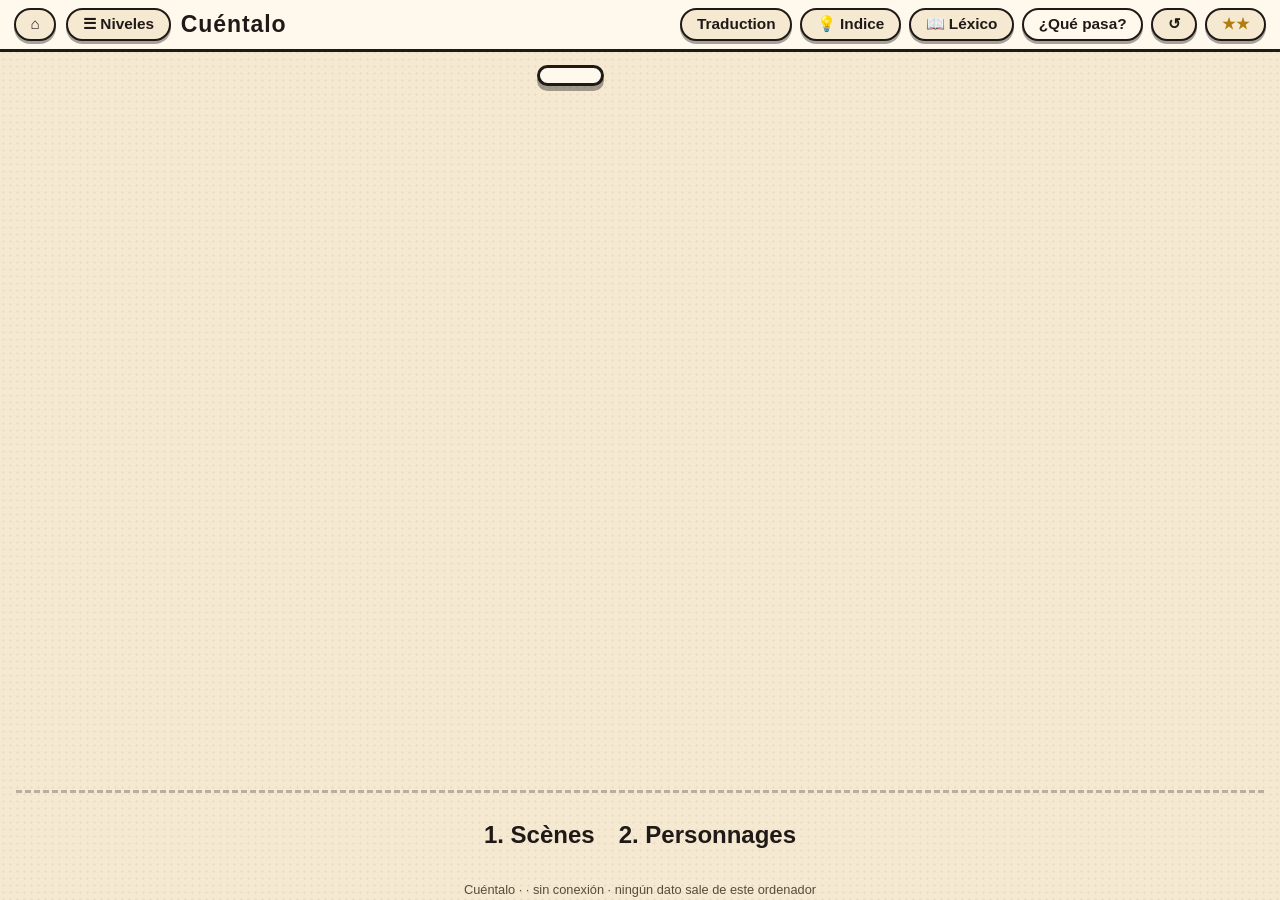
<file: src/plantilla.html>
<!DOCTYPE html>
<html lang="es">
<head>
<meta charset="utf-8">
<meta name="viewport" content="width=device-width, initial-scale=1">
<title>Cuéntalo</title>
<meta name="description" content="Cuéntalo — elige una historia, acompaña a sus personajes y descubre su final. Aventuras ilustradas y taller de viñetas en español, sin conexión.">
<style>
:root{
  --papel:#fff8ec; --papel2:#f6e9d2; --tinta:#1f1a17; --tinta2:#5b4a3a;
  --rojo:#c4432e; --verde:#4c8748; --azul:#2c5a9a; --amarillo:#dfa92c; --celeste:#86b3d4; --marron:#8b5a3c;
  --ok:#2e8b57; --borde:#1f1a17;
  --f-titulo: "Trebuchet MS","Segoe UI",Verdana,sans-serif;
  --f-texto: "Segoe UI",Verdana,Tahoma,sans-serif;
  --base: clamp(15px, 1.25vw, 20px);
  --carta: clamp(86px, 7vw, 110px);
  --gap: clamp(8px, 1vw, 14px);
}
html.pizarra{ --base: clamp(18px, 1.7vw, 30px); --carta: clamp(92px, 6.5vw, 124px); --borde:#000; --tinta:#000; --tinta2:#3b2d22; --papel:#fffdf7; }
*{box-sizing:border-box}
html{font-size:var(--base)} /* el rem sigue al modo: en Pizarra todo crece con la pantalla */
html,body{height:100%;margin:0}
body{font-family:var(--f-texto);font-size:var(--base);color:var(--tinta);background:var(--papel2);
  background-image:radial-gradient(rgba(120,85,35,.08) 1px,transparent 1.4px);background-size:7px 7px;display:flex;flex-direction:column;height:100vh;overflow:hidden}
button{font:inherit;color:inherit;cursor:pointer}
[hidden]{display:none!important}
.btn{border:2.5px solid var(--borde);background:var(--papel);border-radius:999px;padding:.35em .95em;box-shadow:0 3px 0 rgba(0,0,0,.35);font-weight:700;font-size:1rem;line-height:1.2}
.btn:hover{transform:translateY(-1px);box-shadow:0 4px 0 rgba(0,0,0,.35)}
.btn:active{transform:translateY(2px);box-shadow:0 1px 0 rgba(0,0,0,.35)}
.btn:disabled{opacity:.45;cursor:default;transform:none}
.btn.sec{background:var(--papel2);font-weight:600}
.btn.rojo{background:var(--rojo);color:#fff6e6}
.btn.verde{background:var(--ok);color:#fff6e6}
.nota{font-size:.9rem;color:var(--tinta2)}
/* ---------- cabecera ---------- */
#cab{display:flex;align-items:center;gap:10px;padding:8px 14px;border-bottom:3px solid var(--borde);background:var(--papel);flex:0 0 auto;font-size:clamp(14px,1.2vw,20px)} /* la cabecera no sigue al rem: debe caber en una línea */
#cab .btn,#cab .menu button{font-size:1em}
#cab h1{margin:0;font-family:var(--f-titulo);font-size:1.5em;letter-spacing:.04em;flex:1;white-space:nowrap}
#cab h1 small{font-weight:400;font-size:.7em;color:var(--tinta2);margin-left:.6em}
#cab .acciones{display:flex;gap:8px;flex-wrap:wrap;align-items:center;justify-content:flex-end}
.dif{position:relative}
#btnDif{letter-spacing:.05em;color:#b07d10;min-width:3.6em}
.menu{position:absolute;right:0;top:calc(100% + 8px);background:var(--papel);border:3px solid var(--borde);border-radius:12px;box-shadow:0 5px 0 rgba(0,0,0,.3);padding:6px;z-index:25;display:flex;flex-direction:column;gap:4px;min-width:14em}
.menu button{border:none;background:transparent;text-align:left;padding:.4em .7em;border-radius:8px;font-weight:600;white-space:nowrap}
.menu button:hover{background:var(--papel2)}
.menu button.actual{background:#fff3c4}
.menu button b{color:#b07d10;display:inline-block;width:2.6em;letter-spacing:.05em}
/* barra de clase (pizarra): versión compacta, una sola franja */
#clase{flex:0 0 auto;border-bottom:3px solid var(--borde);background:var(--papel2)}
#clase .sv-pizarra{padding:6px 14px;gap:10px;border-bottom:none;flex-wrap:nowrap;overflow-x:auto}
#clase .svp-widget{flex:0 1 auto;flex-direction:row;align-items:center;gap:8px;padding:6px 10px;border-width:2.5px;box-shadow:0 3px 0 rgba(0,0,0,.3)}
#clase .svp-widget.svp-equipos{flex:1 1 auto;justify-content:flex-start}
#clase .svp-titulo{display:none}
#clase .svp-fila{flex-wrap:nowrap;gap:6px}
#clase .svp-btn{min-width:38px;min-height:38px;font-size:17px;border-width:2.5px;box-shadow:0 3px 0 rgba(0,0,0,.35);border-radius:10px}
#clase .svp-btn.svp-grande{font-size:18px;min-height:40px;padding:0 .7em}
#clase .svp-chip{min-height:30px;padding:0 .6em;font-size:13px;border-width:2px}
#clase .svp-crono > .svp-fila:last-child{flex-direction:column;align-items:stretch}
#clase .svp-crono .svp-fila[role="group"]{display:grid;grid-template-columns:1fr 1fr 1fr;gap:4px}
#clase .svp-tiempo{font-size:34px;min-width:4.4em;padding:.05em .3em;border-width:2.5px}
#clase .svp-bola{font-size:30px;width:2em;height:2em;border-width:2.5px}
#clase .svp-campo{width:3.2em;min-height:36px;font-size:17px;border-width:2.5px}
#clase .svp-etiqueta{font-size:14px}
#clase .svp-casilla{width:20px;height:20px}
#clase .svp-nota{font-size:14px;min-width:0}
#clase .svp-sorteo > .svp-fila:last-child{display:grid;grid-template-columns:auto auto;gap:4px;align-items:center}
#clase .svp-sorteo > .svp-fila:last-child .svp-nota{grid-column:1 / -1;text-align:left}
#clase .svp-tarjetas{flex-wrap:nowrap;gap:8px;width:auto}
#clase .svp-tarjeta{flex:0 0 auto;flex-direction:row;gap:6px;padding:4px 8px;border-width:2.5px;max-width:none}
#clase .svp-nombre{min-height:34px;font-size:15px;max-width:7em}
#clase .svp-puntos{font-size:27px;min-width:1.4em;text-align:center}
#clase .svp-tarjeta .svp-btn{font-size:16px;min-width:38px}
#clase .svp-equipos > .svp-fila[role="group"]{display:grid;grid-template-columns:1fr 1fr;gap:3px}
#clase .svp-equipos > .svp-fila[role="group"] .svp-btn{min-height:30px;min-width:30px;font-size:14px}
/* ---------- juego ---------- */
#juego{flex:1 1 auto;min-height:0;display:grid;grid-template-rows:auto minmax(0,1fr) auto;gap:var(--gap);padding:var(--gap) 16px 6px;max-width:1900px;width:100%;margin:0 auto}
#titulo{display:flex;align-items:center;justify-content:center;gap:16px;flex-wrap:wrap;min-height:0}
.titulo{font-family:var(--f-titulo);font-size:clamp(1.4rem,3vw,2.5rem);font-weight:900;border:3px solid var(--borde);background:var(--papel);
  border-radius:16px;padding:.2em .8em;box-shadow:0 5px 0 rgba(0,0,0,.35);transition:background .3s,color .3s;line-height:1.15}
.pizarra .titulo{font-size:clamp(1.8rem,3.8vw,4rem)}
.titulo.ok{background:var(--ok);color:#fff6e6}
.titulo .alt{font-size:.5em;font-weight:500;opacity:.8;margin-left:.6em}
#estadoNivel{font-weight:700;color:var(--tinta2);font-size:1.1rem;min-width:7em}
#estadoNivel.ok{color:var(--ok)}
.inicio{flex-basis:100%;text-align:center;margin:0;font-size:1rem;color:var(--tinta2);display:flex;justify-content:center;gap:1.5em;flex-wrap:wrap}
.inicio .sec{color:#8a5f00}
/* tira de viñetas: rejilla que llena la altura disponible */
#tira{display:grid;grid-template-columns:repeat(var(--cols,3),minmax(0,var(--wmax,640px)));grid-auto-rows:minmax(0,1fr);gap:var(--gap);min-height:0;justify-content:center;align-content:center;align-items:center;width:100%}
.vineta{display:flex;flex-direction:column;min-height:0;min-width:0;max-height:100%;background:var(--papel);border:3px solid var(--borde);border-radius:12px;overflow:hidden;box-shadow:0 5px 0 rgba(0,0,0,.3);position:relative}
.vineta .num{position:absolute;left:8px;top:6px;z-index:3;font-family:var(--f-titulo);font-weight:900;font-size:1.05rem;background:var(--papel);border:2px solid var(--borde);border-radius:50%;width:1.7em;height:1.7em;display:flex;align-items:center;justify-content:center}
.escena-caja{position:relative;flex:0 1 auto;min-height:0;aspect-ratio:16/10;background:#e9e2d2;display:flex;align-items:flex-end;justify-content:center;overflow:hidden;border-bottom:3px solid var(--borde)}
.escena-caja.vacia{background:repeating-linear-gradient(45deg,#ece4d4 0 12px,#e3d9c6 12px 24px)}
.escena-caja.vacia::after{content:"Pon una escena aquí";position:absolute;inset:auto 0 42% 0;text-align:center;color:var(--tinta2);font-style:italic;font-size:1rem;padding:0 1em}
.seleccion .escena-caja::before{content:"";position:absolute;inset:0;z-index:4;outline:5px dashed var(--amarillo);outline-offset:-5px;pointer-events:none;animation:latido 1s infinite}
@keyframes latido{50%{outline-color:transparent}}
.escena-caja > svg.fondo{position:absolute;inset:0;width:100%;height:100%}
.escena-caja .personajes{position:relative;z-index:2;display:flex;align-items:flex-end;justify-content:center;gap:4%;width:100%;height:100%;padding:0 6% 2%}
.escena-caja .personajes.vacia{pointer-events:none}
.pj-wrap{height:100%;display:flex;align-items:flex-end}
.pj{height:78%;width:auto;filter:drop-shadow(0 2px 0 rgba(0,0,0,.35));cursor:pointer;transition:transform .15s}
.pj:hover{transform:scale(1.04)}
.escena-caja .quitar{position:absolute;right:6px;top:6px;z-index:3;width:1.7em;height:1.7em;border-radius:50%;border:2px solid var(--borde);background:var(--papel);font-weight:900;line-height:1;padding:0}
.escena-caja .pic-esc{display:none;position:absolute;right:8px;bottom:6px;z-index:3;font-size:1.6rem;background:var(--papel);border:2px solid var(--borde);border-radius:10px;padding:0 .2em;line-height:1.3}
.paso .escena-caja .pic-esc{display:block}
.escena-caja.sobre{outline:5px solid var(--amarillo);outline-offset:-5px}
.escena-caja:focus-visible{outline:5px solid var(--azul);outline-offset:-5px}
.vineta .frase{margin:0;padding:.5em .7em;min-height:2.6em;max-height:55%;flex:0 1 auto;font-size:calc(1.12rem * var(--fz,1));line-height:1.3;cursor:pointer;background:var(--papel);overflow:auto}
.vineta .frase:hover{background:#fff}
.vineta .frase.vacia{color:var(--tinta2);font-style:italic}
.vineta .frase.alerta{color:var(--rojo);font-weight:700}
/* stock: una sola fila, desplazable si no cabe */
#stock{display:flex;flex-wrap:nowrap;justify-content:safe center;align-items:flex-start;gap:8px 24px;border-top:3px dashed rgba(0,0,0,.25);padding:8px 4px 4px;overflow-x:auto;overflow-y:hidden;min-height:0}
.stock-fila{display:flex;flex-wrap:nowrap;gap:8px;flex:0 0 auto}
#stockPersonajes{padding-left:24px;border-left:3px dashed rgba(0,0,0,.25)}
.carta{display:flex;flex-direction:column;align-items:center;gap:4px;width:var(--carta);flex:0 0 auto;padding:5px;border:3px solid var(--borde);border-radius:12px;background:var(--papel);box-shadow:0 4px 0 rgba(0,0,0,.3);cursor:grab;user-select:none;transition:transform .12s}
.carta:hover{transform:translateY(-3px)}
.carta.sel{outline:5px solid var(--amarillo);outline-offset:1px;transform:translateY(-4px)}
.carta svg{width:100%;height:auto;border-radius:6px;border:2px solid var(--borde);background:#fff}
.carta .nom{font-weight:700;font-size:.95rem;text-align:center;line-height:1.1}
.carta .nom .pic{display:none}
.paso .carta .nom .pic{display:inline}
.ficha{padding-bottom:6px}
.ficha svg{height:calc(var(--carta) * .72);width:auto;border:none;background:transparent}
.ficha .nom{font-size:1rem}
.ficha.lucia{border-color:#e2558c}.ficha.mateo{border-color:#2c5a9a}.ficha.valeria{border-color:#dfa92c}.ficha.diego{border-color:#7a3b9e}.ficha.kiwi{border-color:#4c8748}
/* paneles laterales */
.panel{position:fixed;top:0;bottom:0;width:min(440px,92vw);background:var(--papel);border-right:3px solid var(--borde);box-shadow:6px 0 0 rgba(0,0,0,.2);z-index:20;overflow:auto;padding:14px 16px}
#panelNiveles{left:0}
#panelLexico{right:0;left:auto;border-right:none;border-left:3px solid var(--borde);box-shadow:-6px 0 0 rgba(0,0,0,.2)}
.panel h2{font-family:var(--f-titulo);margin:4px 0 10px;display:flex;justify-content:space-between;align-items:center}
.panel h3{margin:14px 0 6px;color:var(--tinta2);font-size:.95rem;text-transform:uppercase;letter-spacing:.08em}
.niv{display:flex;align-items:center;gap:10px;width:100%;text-align:left;border:2px solid var(--borde);border-radius:10px;background:var(--papel);padding:8px 10px;margin:5px 0;font-size:1rem}
.niv .cnt{color:var(--tinta2);font-size:.9em;white-space:nowrap}
.niv .estrellas{margin-left:auto;font-size:1.05rem;letter-spacing:.05em;white-space:nowrap}
.niv.actual{background:#fff3c4}
.niv.hecho{border-color:var(--ok)}
.lex{display:flex;flex-wrap:wrap;gap:8px}
.lex button{border:2px solid var(--borde);border-radius:999px;background:var(--papel);padding:.25em .7em .25em .5em;font-size:1.05rem;display:flex;gap:.4em;align-items:center}
/* diálogos */
dialog{border:3px solid var(--borde);border-radius:16px;background:var(--papel);color:var(--tinta);padding:18px 22px;max-width:min(820px,94vw);max-height:92vh;box-shadow:0 8px 0 rgba(0,0,0,.35);font-size:1.1rem}
dialog::backdrop{background:rgba(30,20,10,.55)}
dialog h2{font-family:var(--f-titulo);margin:0 0 10px}
dialog h3{margin:12px 0 4px;font-size:1rem;color:var(--tinta2);text-transform:uppercase;letter-spacing:.06em}
dialog .historia p{margin:.3em 0;cursor:pointer;padding:.2em .4em;border-radius:6px}
dialog .historia p:hover{background:#fff}
dialog .historia p b{display:inline-block;width:1.6em;color:var(--tinta2)}
dialog .porque{margin-top:10px;padding:10px 12px;border:2px dashed var(--rojo);border-radius:10px;color:var(--rojo);font-weight:700}
dialog .porque.ok{border-color:var(--ok);color:var(--ok)}
dialog .fila{display:flex;gap:10px;justify-content:flex-end;margin-top:14px;flex-wrap:wrap}
#dlgExito{text-align:center}
#dlgExito .grande{font-size:3rem;margin:6px 0;color:#b07d10}
.toast{position:fixed;left:50%;bottom:22px;transform:translateX(-50%);background:var(--tinta);color:var(--papel);padding:.6em 1.2em;border-radius:999px;font-weight:700;z-index:30;opacity:0;transition:opacity .25s;pointer-events:none;max-width:90vw;text-align:center}
.toast.on{opacity:1}
footer{text-align:center;font-size:.8rem;color:var(--tinta2);padding:3px;flex:0 0 auto}
/* pantalla de inicio */
.inicio-app{position:fixed;inset:0;z-index:40;background:var(--papel2);background-image:radial-gradient(rgba(120,85,35,.08) 1px,transparent 1.4px);background-size:7px 7px;display:flex;flex-direction:column;align-items:center;justify-content:center;gap:clamp(12px,3vh,36px);padding:24px;text-align:center}
.inicio-app h1{font-family:var(--f-titulo);font-size:clamp(2.6rem,7vw,6rem);margin:0;letter-spacing:.04em;color:var(--tinta);text-shadow:4px 4px 0 var(--amarillo)}
.inicio-app p{margin:0;font-size:clamp(1.1rem,2vw,1.6rem);color:var(--tinta2)}
.tarjetas{display:flex;gap:clamp(12px,2.5vw,36px);flex-wrap:wrap;justify-content:center}
.tarjeta{width:clamp(200px,22vw,320px);border:4px solid var(--borde);border-radius:20px;background:var(--papel);box-shadow:0 8px 0 rgba(0,0,0,.3);padding:clamp(12px,2vh,24px) 16px;display:flex;flex-direction:column;align-items:center;gap:6px;transition:transform .12s}
.tarjeta:hover{transform:translateY(-4px)}
.tarjeta .ico{font-size:clamp(2.4rem,5vw,4.4rem);line-height:1.1}
.tarjeta b{font-family:var(--f-titulo);font-size:clamp(1.4rem,2.6vw,2.2rem)}
.tarjeta span{font-size:clamp(.95rem,1.4vw,1.2rem);color:var(--tinta2)}
.inicio-app .pie{font-size:.9rem;color:var(--tinta2)}
/* modo escritor */
.frase.esc{cursor:default;display:flex;flex-direction:column;gap:4px;padding:.4em .5em;max-height:72%;flex:1 1 auto}
.esc-cab{display:flex;align-items:center;justify-content:space-between;gap:6px;font-size:.85em;color:var(--tinta2)}
.btn.mini{padding:.1em .55em;font-size:.85em;box-shadow:0 2px 0 rgba(0,0,0,.35);border-width:2px}
.esc-op{display:block;width:100%;text-align:left;border:2px solid var(--borde);border-radius:8px;background:#fff;padding:.3em .5em;font:inherit;line-height:1.25;cursor:pointer}
.esc-op:hover{background:#fff3c4}
.esc-op.mal{opacity:.45;text-decoration:line-through;cursor:default}
.esc-abrir{width:100%;margin-top:2px;font-size:1em}
dialog.escritor{width:min(780px,94vw)}
.esc-dibujo{position:relative;height:min(32vh,260px);aspect-ratio:16/10;margin:0 auto 12px;border:3px solid var(--borde);border-radius:10px;overflow:hidden;background:#e9e2d2}
.esc-dibujo svg.fondo{position:absolute;inset:0;width:100%;height:100%}
.esc-dibujo .pjs{position:absolute;inset:0;display:flex;align-items:flex-end;justify-content:center;gap:4%;padding:0 6% 2%}
.esc-dibujo .pjs svg{height:78%;width:auto}
.esc-ops{display:flex;flex-direction:column;gap:8px}
dialog.escritor .esc-op{font-size:1.15rem;padding:.55em .8em;box-shadow:0 3px 0 rgba(0,0,0,.25)}
.esc-form{display:flex;gap:6px}
.esc-in{flex:1;min-width:0;font:inherit;border:2px solid var(--borde);border-radius:8px;padding:.25em .5em;background:#fff}
.esc-pista{font-family:Consolas,"Courier New",monospace;letter-spacing:.06em;color:var(--tinta2);font-size:.95em;word-break:break-word}
.esc-ok{color:var(--ok);font-weight:900;margin-right:.35em}
/* modo autor y profe */
#barraAutor{flex-basis:100%;display:flex;gap:10px;align-items:center;justify-content:center;flex-wrap:wrap;background:#fff3c4;border:2px dashed var(--borde);border-radius:12px;padding:6px 12px;font-size:1rem;margin:0}
dialog.grande{width:min(1000px,96vw)}
dialog fieldset{border:2px solid rgba(0,0,0,.2);border-radius:10px;margin:8px 0;padding:8px 12px}
dialog legend{font-weight:700;color:var(--tinta2);padding:0 .4em}
dialog select,dialog input[type=text],dialog input[type=password]{font:inherit;border:2px solid var(--borde);border-radius:8px;padding:.3em .5em;max-width:100%;background:#fff}
dialog .fila.izq{justify-content:flex-start}
.sel-cartas{display:flex;flex-wrap:wrap;gap:8px}
.sel-carta{display:flex;flex-direction:column;align-items:center;gap:2px;width:96px;padding:6px 4px 4px;border:3px solid var(--borde);border-radius:10px;background:var(--papel);cursor:pointer;position:relative;font-size:.8rem;font-weight:700;text-align:center;line-height:1.1}
.sel-carta input{position:absolute;left:5px;top:5px;width:18px;height:18px;margin:0;accent-color:var(--tinta)}
.sel-carta svg{width:100%;height:auto;border-radius:6px;border:2px solid var(--borde);background:#fff}
.sel-carta.ficha svg{height:54px;width:auto;border:none;background:transparent}
.sel-carta:has(input:checked){outline:4px solid var(--amarillo);background:#fff3c4}
.fila-radios{display:flex;gap:14px;flex-wrap:wrap}
.radio{font-weight:700;font-size:1.1rem;display:flex;align-items:center;gap:4px}
.radio input{width:20px;height:20px;accent-color:var(--tinta)}
.codigo{font-family:Consolas,"Courier New",monospace;font-size:1.5rem;letter-spacing:.08em;background:#fff;border:3px solid var(--borde);border-radius:10px;padding:.3em .6em;display:inline-block;word-break:break-all;user-select:all}
.codigo-in{width:100%;font-family:Consolas,"Courier New",monospace;font-size:1.3rem;letter-spacing:.06em;text-transform:uppercase}
.nota.error{color:var(--rojo);font-weight:700}
.profe-cols{display:grid;grid-template-columns:1fr 1fr;gap:14px 24px}
.profe-cols section:last-child{grid-column:1 / -1}
.ajuste{display:flex;align-items:center;gap:8px;margin:6px 0;font-size:1rem}
.ajuste.sub{margin-left:28px;font-size:.95rem;gap:14px}
.ajuste input[type=checkbox],.ajuste input[type=radio]{width:20px;height:20px;accent-color:var(--tinta)}
.lista-niv{list-style:none;padding:0;margin:0 0 8px;max-height:30vh;overflow:auto}
.lista-niv li{display:flex;gap:10px;align-items:center;padding:4px 0;border-bottom:1px solid rgba(0,0,0,.12);font-size:.95rem}
.lista-niv .tit{flex:1}
.lista-niv code{font-size:.85em;color:var(--tinta2)}
.sol{display:flex;gap:8px;align-items:center;padding:3px 0;font-size:.95rem}
@media (max-width:820px){ .profe-cols{grid-template-columns:1fr} }
@media (max-width:720px){ :root{--base:15px} #cab h1 small{display:none} body{height:auto;overflow:auto} #juego{display:flex;flex-direction:column} #tira{grid-template-columns:1fr;grid-template-rows:none} }
/* impresión: A4 apaisado, el cómic resuelto + hojas de viñetas vacías */
#impresion{display:none}
@media print{
  @page{size:A4 landscape;margin:10mm}
  body > *:not(#impresion){display:none!important}
  body{background:#fff!important;background-image:none!important;height:auto;overflow:visible;display:block}
  #impresion{display:block;color:#000;font-family:var(--f-texto)}
  .imp-pagina{height:188mm;display:flex;flex-direction:column;break-after:page;page-break-after:always}
  .imp-pagina:last-child{break-after:auto;page-break-after:auto}
  .imp-titulo{font-family:var(--f-titulo);font-size:22pt;text-align:center;margin:0 0 5mm;font-weight:900}
  .imp-linea{display:inline-block;width:120mm;border-bottom:.5mm solid #000;vertical-align:bottom}
  .imp-tira{display:grid;grid-template-columns:repeat(var(--c,3),1fr);gap:5mm;flex:1;min-height:0;align-content:center}
  .imp-vineta{border:.8mm solid #000;border-radius:3mm;overflow:hidden;display:flex;flex-direction:column;min-height:0;break-inside:avoid}
  .imp-esc{position:relative;aspect-ratio:16/10;border-bottom:.8mm solid #000;overflow:hidden;background:#eee}
  .imp-esc.vacia{background:#fff}
  .imp-esc svg.fondo{position:absolute;inset:0;width:100%;height:100%}
  .imp-pjs{position:absolute;inset:0;display:flex;align-items:flex-end;justify-content:center;gap:4%;padding:0 6% 2%}
  .imp-pjs svg{height:78%;width:auto}
  .imp-num{position:absolute;left:2mm;top:2mm;width:7mm;height:7mm;border:.5mm solid #000;border-radius:50%;background:#fff;display:flex;align-items:center;justify-content:center;font-weight:900;font-size:10pt}
  .imp-frase{margin:0;padding:2.5mm 3mm;font-size:11.5pt;line-height:1.3}
  /* líneas de escritura con bordes (siempre se imprimen; un degradado de fondo exigiría «gráficos de fondo») */
  .imp-lineas{flex:1;min-height:22mm;margin:2mm 3mm 3mm;display:flex;flex-direction:column;justify-content:space-evenly}
  .imp-lineas i{display:block;border-bottom:.3mm solid #777}
  .imp-pie{margin:3mm 0 0;font-size:9pt;color:#444;text-align:center}
}
/*THEME*/
</style>
</head>
<body>
<header id="cab">
  <button id="btnInicio" class="btn sec" title="Inicio: Pizarra / Solo / Autor" aria-label="Inicio">⌂</button>
  <button id="btnNiveles" class="btn sec" title="Elegir nivel">☰ Niveles</button>
  <h1>Cuéntalo <small id="subcap"></small></h1>
  <div class="acciones">
    <button id="btnClase" class="btn sec" title="Barra de clase: cronómetro, sorteo y equipos" hidden>⏱ Clase</button>
    <button id="btnTraduction" class="btn sec" lang="fr" aria-pressed="false">Traduction</button>
    <button id="btnPista" class="btn sec" lang="fr" title="Un indice pour réussir l’histoire">💡 Indice</button>
    <button id="btnLexico" class="btn sec">📖 Léxico</button>
    <button id="btnQuePasa" class="btn">¿Qué pasa?</button>
    <button id="btnImprimir" class="btn sec" title="Imprimir mi historia" hidden>🖨</button>
    <button id="btnReiniciar" class="btn sec" title="Quitar todo y empezar otra vez">↺</button>
    <div class="dif">
      <button id="btnDif" class="btn sec" aria-haspopup="menu" aria-label="Modo de juego: ★ Paso a paso, ★★ Estándar, ★★★ Reto">★★</button>
      <div id="menuDif" class="menu" role="menu" hidden>
        <button role="menuitem" data-d="1"><b>★</b> Paso a paso</button>
        <button role="menuitem" data-d="2"><b>★★</b> Estándar</button>
        <button role="menuitem" data-d="3"><b>★★★</b> Reto</button>
      </div>
    </div>
  </div>
</header>
<div id="clase" hidden></div>
<main id="juego">
  <section id="titulo">
    <button id="tituloTxt" class="titulo" title="Escuchar el título"></button>
    <span id="estadoNivel"></span>
    <p id="titreTraduction" class="atelier-fr" lang="fr" hidden></p>
    <p id="inicio" class="inicio" hidden></p>
    <p id="inicioTraduction" class="atelier-fr" lang="fr" hidden></p>
    <details id="culturaNivel" class="cultura-nivel" hidden></details>
  </section>
  <section id="tira" aria-label="Viñetas"></section>
  <section id="stock" class="atelier-stock" aria-label="Cartes pour construire l’histoire">
    <section class="atelier-stock-group" aria-labelledby="stockScenesTitle"><h2 id="stockScenesTitle" lang="fr">1. Scènes</h2><div id="stockEscenas" class="stock-fila" tabindex="0" aria-label="Cartes de scènes, défilement horizontal"></div></section>
    <section class="atelier-stock-group" aria-labelledby="stockCharactersTitle"><h2 id="stockCharactersTitle" lang="fr">2. Personnages</h2><div id="stockPersonajes" class="stock-fila" tabindex="0" aria-label="Cartes de personnages, défilement horizontal"></div></section>
    <div id="selectionCarte" class="atelier-selection" lang="fr" hidden><span id="selectionText" role="status" aria-live="polite"></span><button id="annulerCarte" class="btn sec mini" type="button">Annuler</button></div>
  </section>
</main>
<aside id="panelNiveles" class="panel" hidden></aside>
<aside id="panelLexico" class="panel" hidden></aside>
<dialog id="dlgQuePasa"></dialog>
<dialog id="dlgExito"></dialog>
<dialog id="dlgModos"></dialog>
<dialog id="dlgCarte" class="atelier-card-dialog" aria-labelledby="titreCarte"></dialog>
<dialog id="dlgPista" aria-labelledby="titreIndice"></dialog>
<div id="toast" class="toast" role="status" aria-live="polite"></div>
<div id="inicioApp" class="inicio-app" hidden>
  <div class="portada-marca" aria-hidden="true"><svg viewBox="0 0 72 72"><path d="M36 57C5 40 15 13 54 10c8 31-4 47-18 47Z" fill="none" stroke="currentColor" stroke-width="2"/><path d="M23 65 49 23M34 47l-7-18m12 9 14-5" fill="none" stroke="currentColor" stroke-width="2"/></svg></div>
  <p class="portada-ceja">UN CUADERNO DE HISTORIAS</p>
  <h1>Cuéntalo<span aria-hidden="true">.</span></h1>
  <p class="portada-subtitulo">Imagina. Explora. Cuéntalo.</p>
  <p class="portada-descripcion">Un título, unas viñetas y una historia que solo tú puedes contar.</p>
  <div class="tarjetas">
    <button class="tarjeta tarjeta-principal" data-modo="solo"><span class="ico" aria-hidden="true">❧</span><b>Solo</b><span>Mi pequeña aventura</span><span class="tarjeta-ir" aria-hidden="true">Empezar →</span></button>
    <button class="tarjeta" data-modo="pizarra"><span class="ico" aria-hidden="true">☀</span><b>Pizarra</b><span>Una historia, toda la clase</span><span class="tarjeta-ir" aria-hidden="true">Explorar juntos →</span></button>
    <button class="tarjeta" id="cardAutor" hidden><span class="ico" aria-hidden="true">✎</span><b>Autor</b><span>Sembrar una nueva historia</span><span class="tarjeta-ir" aria-hidden="true">Crear →</span></button>
  </div>
  <div class="portada-capitulos" aria-label="Nuevas aventuras culturales">
    <button id="btnCulturas" class="capitulo-portada"><span class="capitulo-num">04</span><span><b>Viajes y culturas</b><small>España y América Latina · 6 historias</small></span><span aria-hidden="true">→</span></button>
    <button id="btnLibros" class="capitulo-portada"><span class="capitulo-num">✧</span><span><b>Elegir una historia completa</b><small>Don Quijote, Macondo, Borges y Frida</small></span><span aria-hidden="true">→</span></button>
  </div>
  <p class="pie">Español A1–A2 · A tu ritmo · Sin conexión</p>
</div>
<section id="historiasApp" aria-label="Biblioteca de historias" hidden></section>
<section id="exploracionApp" aria-label="Aventuras de exploración" hidden></section>
<footer>Cuéntalo · <!--VERSION--> · sin conexión · ningún dato sale de este ordenador</footer>
<!--SCRIPTS-->
</body>
</html>
</file>
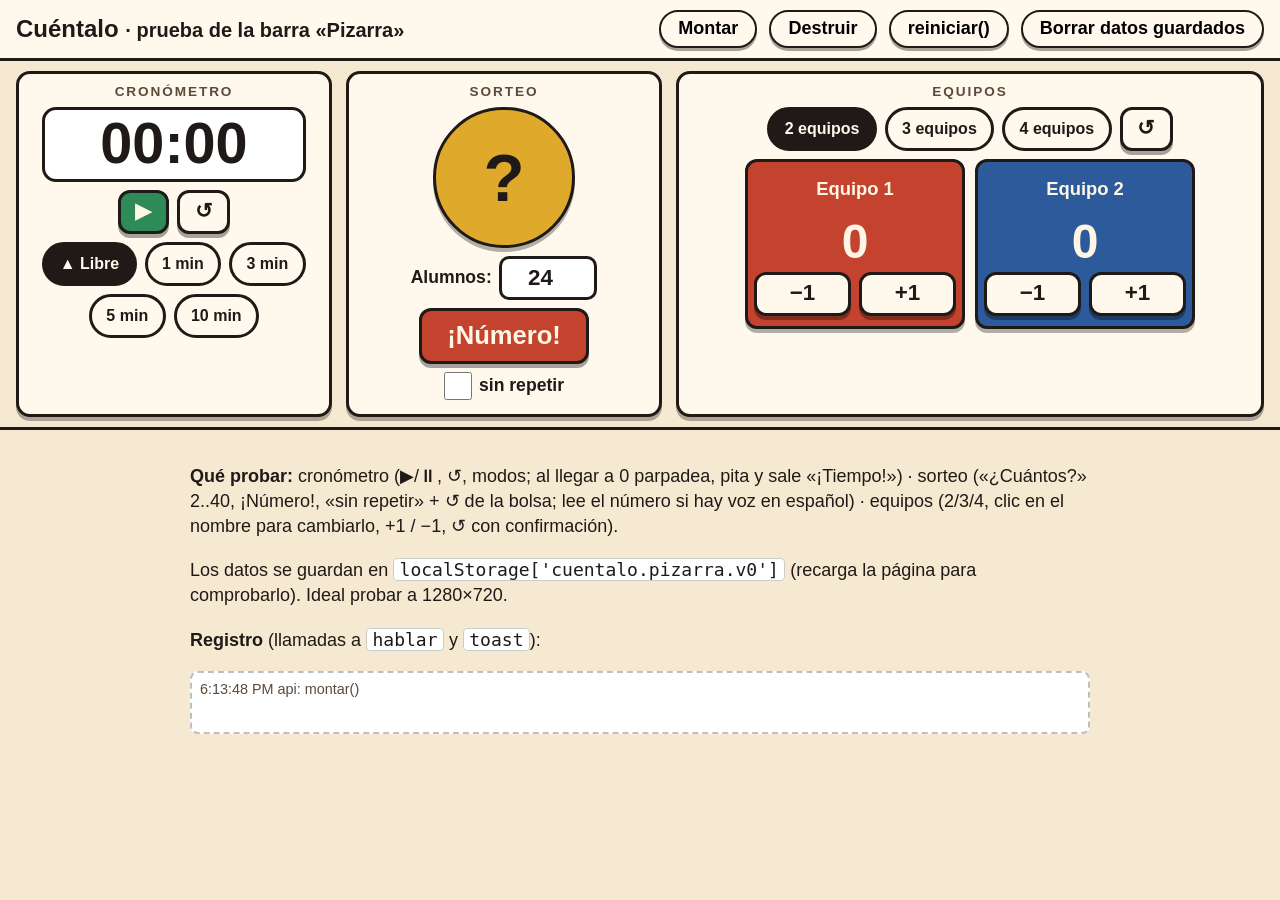
<file: test/pizarra.html>
<!DOCTYPE html>
<html lang="es">
<head>
<meta charset="utf-8">
<meta name="viewport" content="width=device-width, initial-scale=1">
<title>Prueba · Pizarra (Cuéntalo)</title>
<!-- Prueba MANUAL de src/pizarra.js (no forma parte del build).
     Abrir con: node test/serve.js 4173 → http://127.0.0.1:4173/test/pizarra.html
     (o directamente como fichero: file://…/test/pizarra.html) -->
<style>
:root{
  --papel:#fff8ec; --papel2:#f6e9d2; --tinta:#1f1a17; --tinta2:#5b4a3a;
  --rojo:#c4432e; --verde:#4c8748; --azul:#2c5a9a; --amarillo:#dfa92c; --ok:#2e8b57; --borde:#1f1a17;
  --f-titulo:"Trebuchet MS","Segoe UI",Verdana,sans-serif; --f-texto:"Segoe UI",Verdana,Tahoma,sans-serif;
}
body{margin:0;font-family:var(--f-texto);font-size:18px;color:var(--tinta);background:var(--papel2)}
header{display:flex;align-items:center;gap:12px;padding:10px 16px;border-bottom:3px solid var(--borde);background:var(--papel)}
header h1{margin:0;font-family:var(--f-titulo);font-size:1.5rem;flex:1}
.btn{border:2.5px solid var(--borde);background:var(--papel);border-radius:999px;padding:.35em .95em;box-shadow:0 3px 0 rgba(0,0,0,.35);font:inherit;font-weight:700;cursor:pointer}
main{padding:16px;max-width:900px;margin:0 auto}
main p{line-height:1.4}
code{background:#fff;border:1px solid rgba(0,0,0,.2);border-radius:4px;padding:0 .3em}
.toast{position:fixed;left:50%;bottom:22px;transform:translateX(-50%);background:var(--tinta);color:var(--papel);padding:.6em 1.2em;border-radius:999px;font-weight:700;opacity:0;transition:opacity .25s;pointer-events:none}
.toast.on{opacity:1}
#registro{font-size:.9rem;color:var(--tinta2);white-space:pre-wrap;background:#fff;border:2px dashed rgba(0,0,0,.25);border-radius:8px;padding:8px;min-height:3em}
</style>
</head>
<body>
<header>
  <h1>Cuéntalo <small>· prueba de la barra «Pizarra»</small></h1>
  <button class="btn" id="btnMontar">Montar</button>
  <button class="btn" id="btnDestruir">Destruir</button>
  <button class="btn" id="btnReiniciar">reiniciar()</button>
  <button class="btn" id="btnBorrar">Borrar datos guardados</button>
</header>
<div id="barra"></div>
<main>
  <p><b>Qué probar:</b> cronómetro (▶/⏸, ↺, modos; al llegar a 0 parpadea, pita y sale «¡Tiempo!») ·
    sorteo («¿Cuántos?» 2..40, ¡Número!, «sin repetir» + ↺ de la bolsa; lee el número si hay voz en español) ·
    equipos (2/3/4, clic en el nombre para cambiarlo, +1 / −1, ↺ con confirmación).</p>
  <p>Los datos se guardan en <code>localStorage['cuentalo.pizarra.v0']</code> (recarga la página para comprobarlo). Ideal probar a 1280×720.</p>
  <p><b>Registro</b> (llamadas a <code>hablar</code> y <code>toast</code>):</p>
  <div id="registro"></div>
</main>
<div id="toast" class="toast" role="status" aria-live="polite"></div>
<script src="../src/pizarra.js"></script>
<script>
(function () {
  'use strict';
  const $ = s => document.querySelector(s);
  const registro = $('#registro');
  const anotar = (tipo, txt) => { registro.textContent = `${new Date().toLocaleTimeString()} ${tipo}: ${txt}\n` + registro.textContent; };

  let toastT = 0;
  function toast(msg) {
    const t = $('#toast'); t.textContent = msg; t.classList.add('on');
    clearTimeout(toastT); toastT = setTimeout(() => t.classList.remove('on'), 2600);
    anotar('toast', msg);
  }
  let voz = null;
  function elegirVoz() {
    if (!('speechSynthesis' in window)) return;
    const voces = speechSynthesis.getVoices();
    voz = voces.find(v => /^es[-_](ES|MX)/i.test(v.lang)) || voces.find(v => /^es/i.test(v.lang)) || null;
  }
  if ('speechSynthesis' in window) { elegirVoz(); speechSynthesis.onvoiceschanged = elegirVoz; }
  function hablar(texto) {
    anotar('hablar', texto);
    if (!voz) return;
    speechSynthesis.cancel();
    const u = new SpeechSynthesisUtterance(texto);
    u.voice = voz; u.lang = voz.lang; u.rate = 0.9;
    speechSynthesis.speak(u);
  }

  let barra = null;
  function montar() { if (barra) return; barra = SVPizarra.montar($('#barra'), { hablar, toast }); anotar('api', 'montar()'); }
  $('#btnMontar').onclick = montar;
  $('#btnDestruir').onclick = () => { if (!barra) return; barra.destruir(); barra = null; anotar('api', 'destruir()'); };
  $('#btnReiniciar').onclick = () => { if (barra) { barra.reiniciar(); anotar('api', 'reiniciar()'); } };
  $('#btnBorrar').onclick = () => { try { localStorage.removeItem(SVPizarra.KEY); } catch (_) {} if (barra) { barra.destruir(); barra = null; } montar(); toast('Datos de la pizarra borrados.'); };
  montar();
})();
</script>
</body>
</html>
</file>
